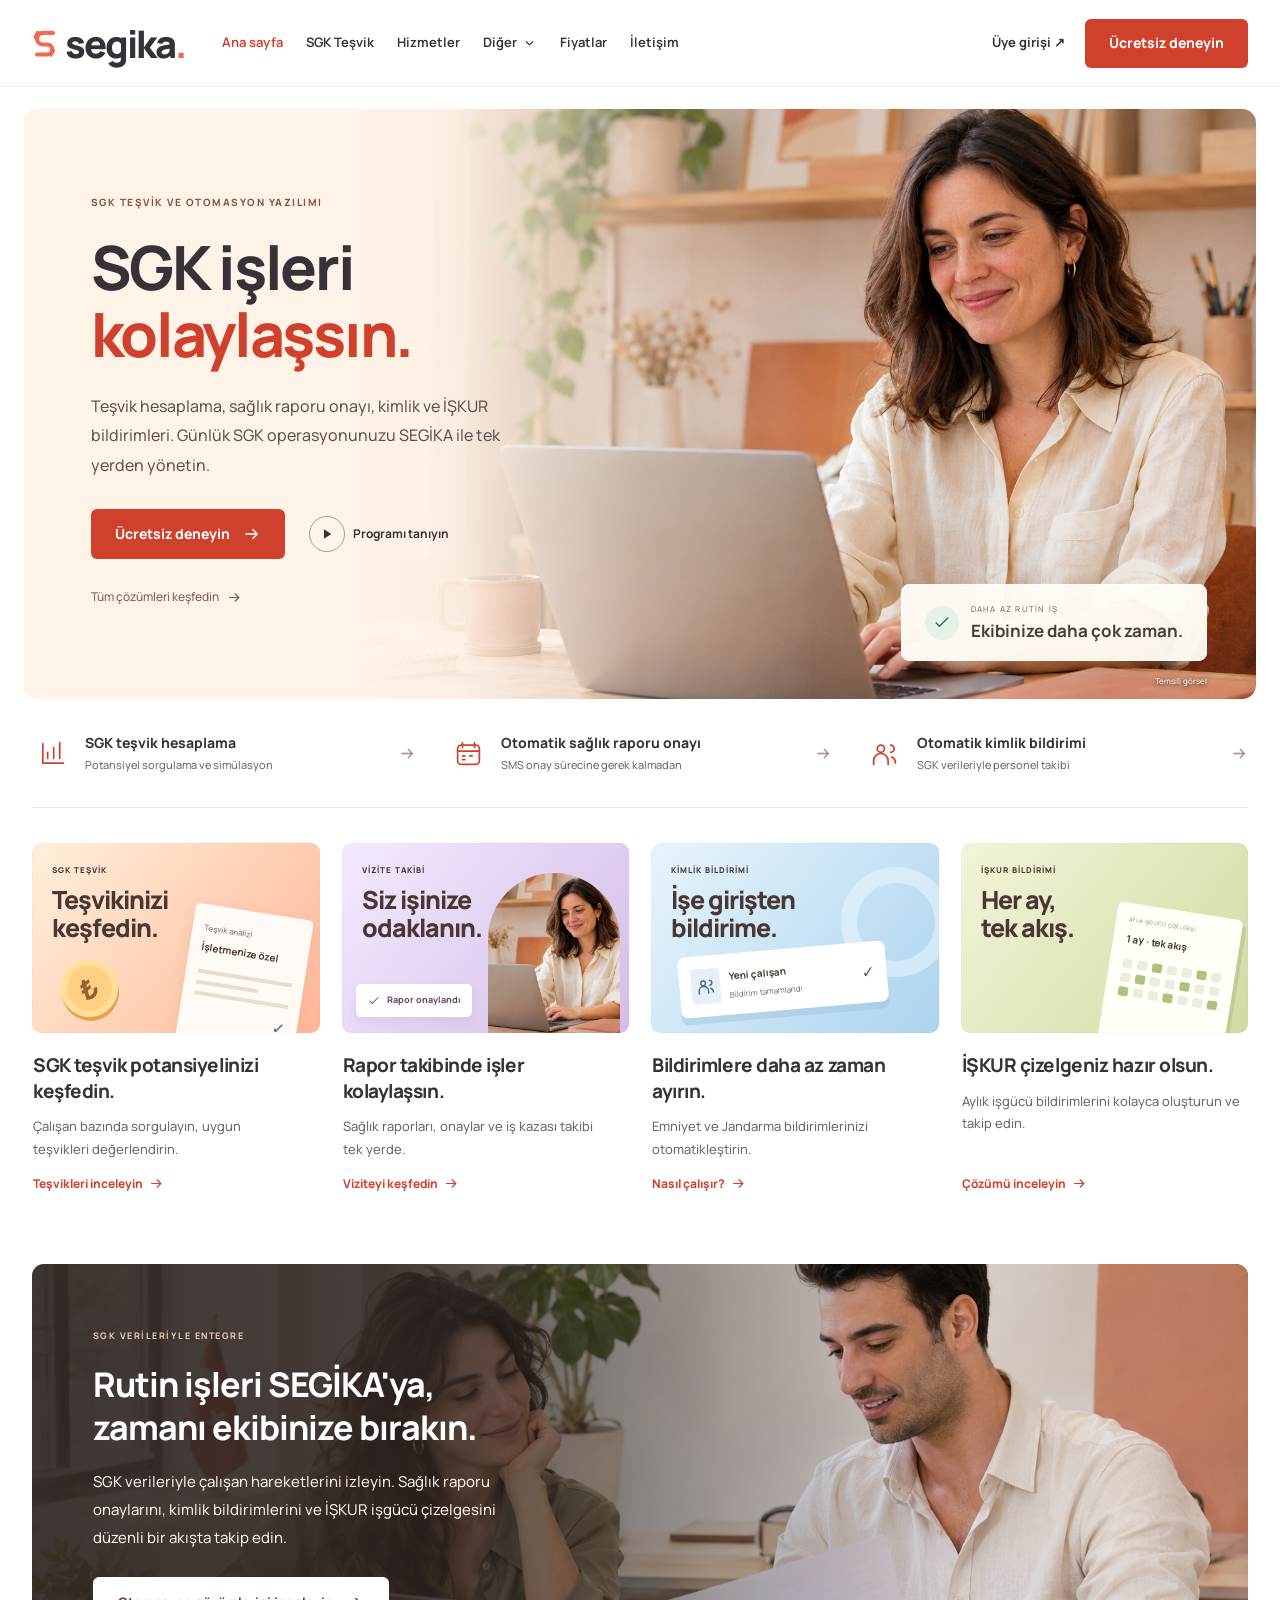
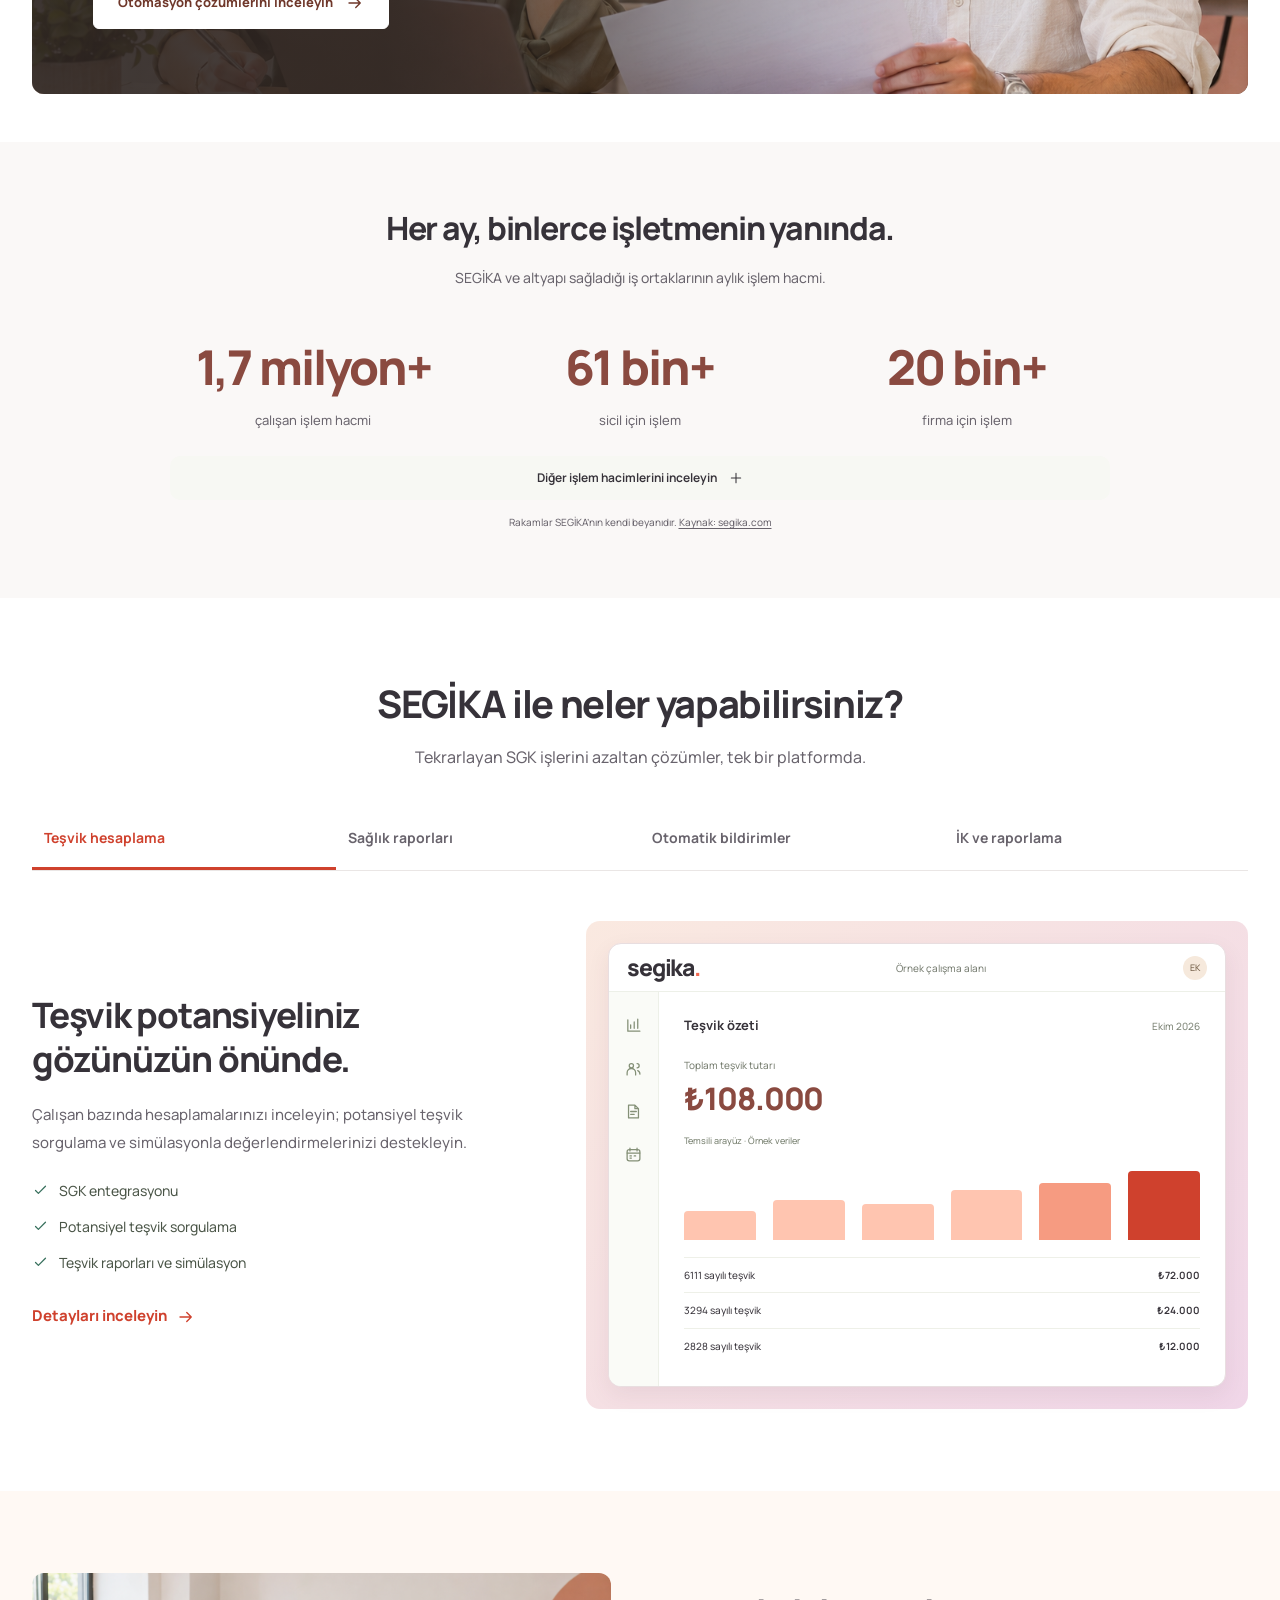
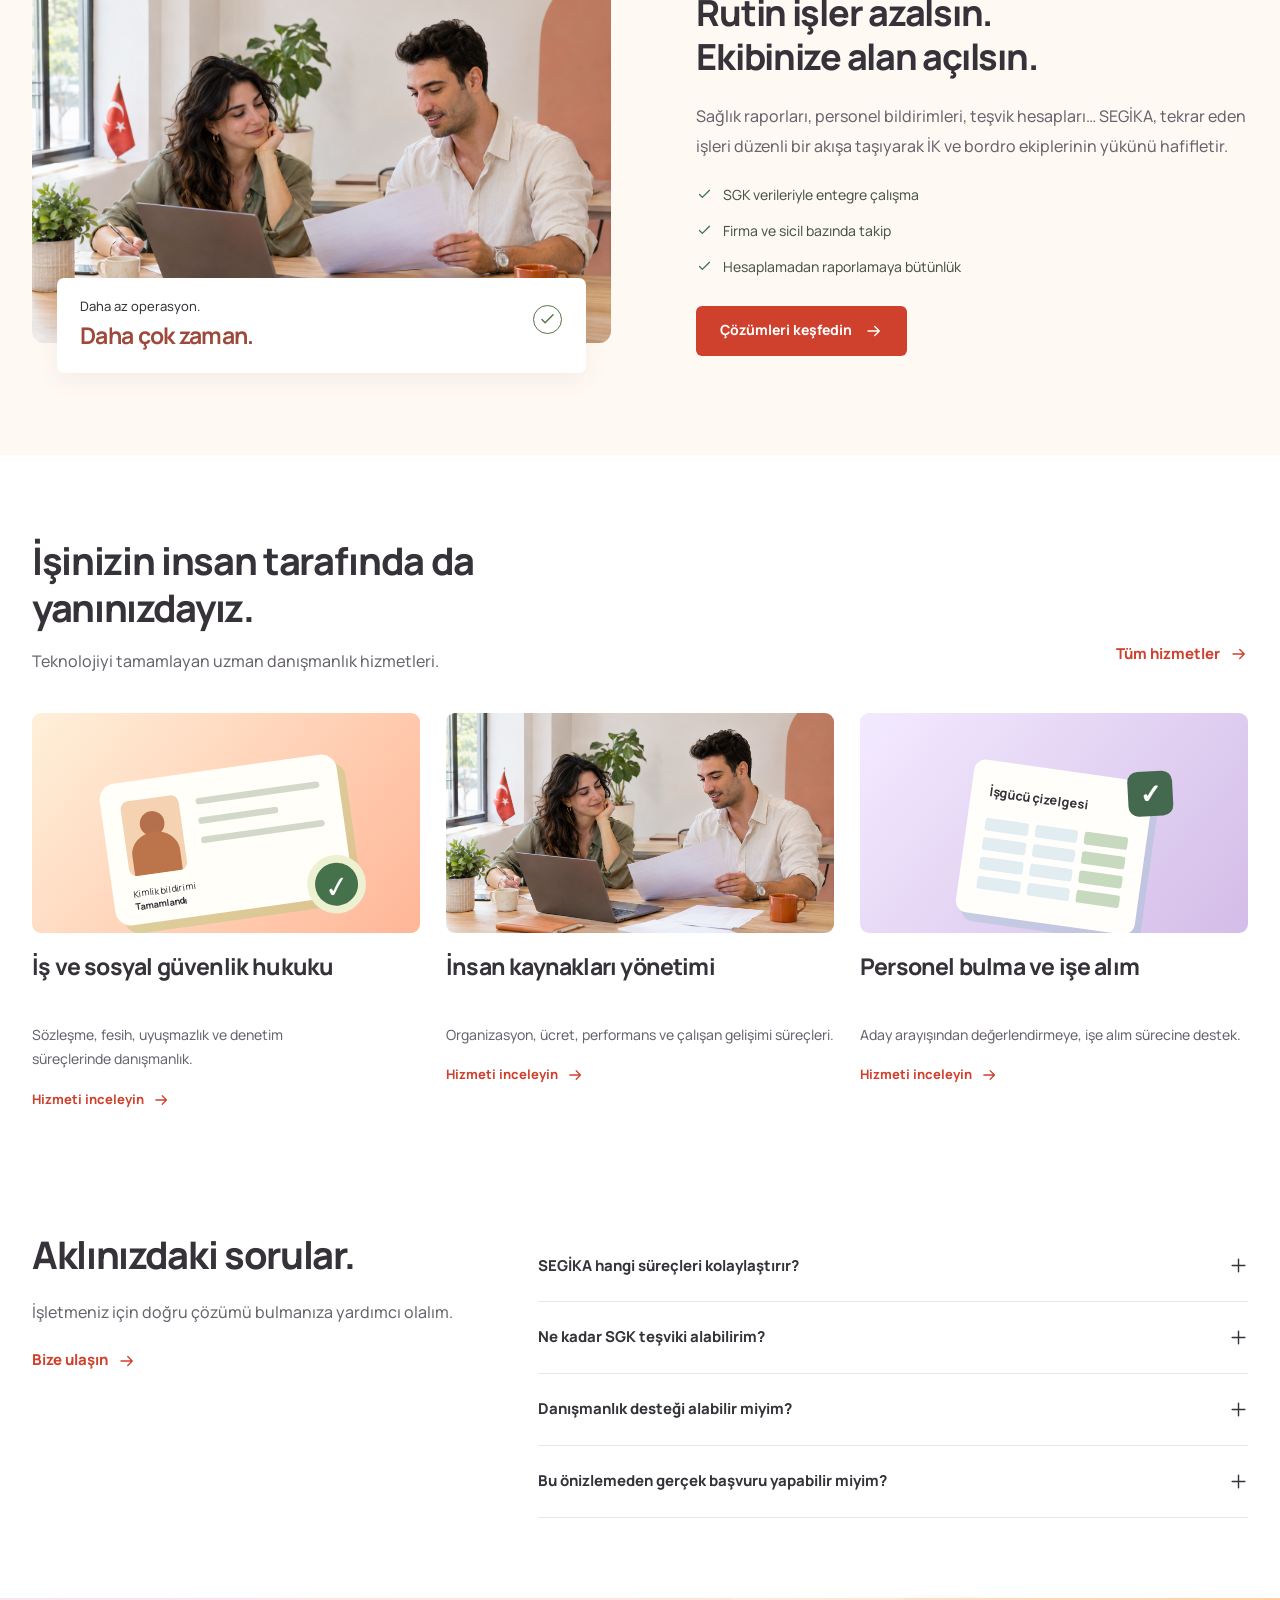
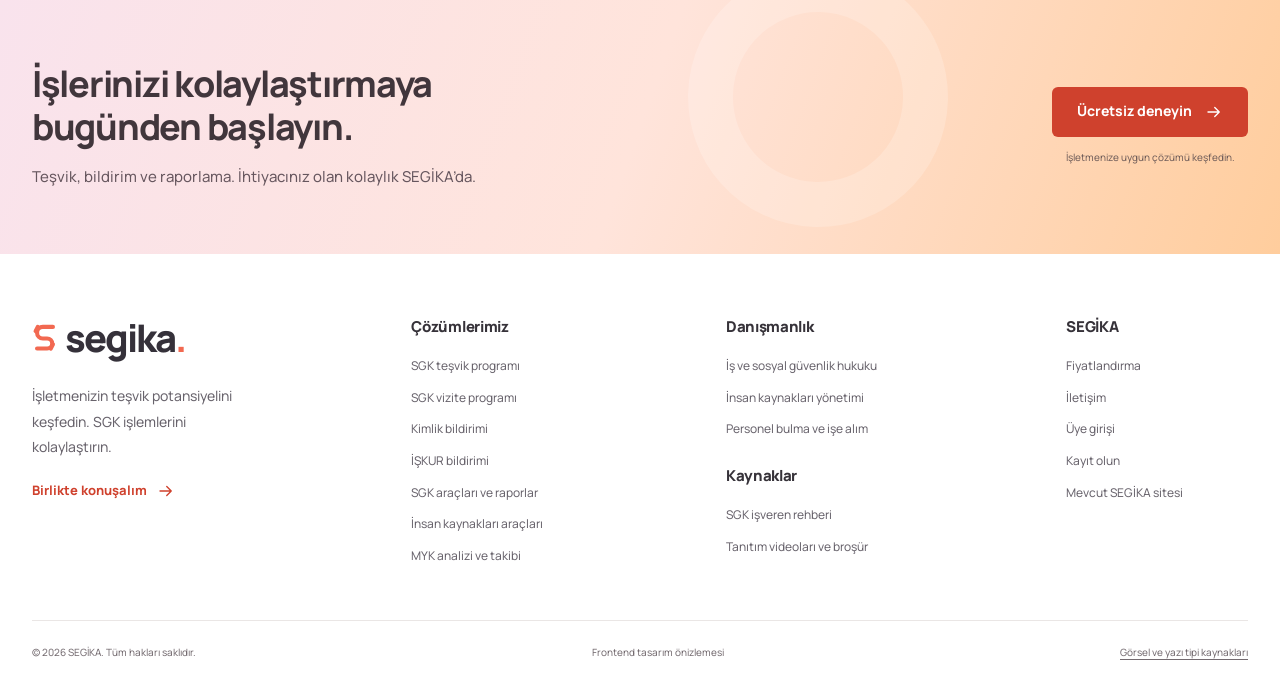
<file: index.html>
<!doctype html><html lang="tr"><head><meta charset="utf-8"><meta name="viewport" content="width=device-width,initial-scale=1"><meta name="description" content="SEGİKA SGK teşvik hesaplama, otomatik bildirim, raporlama ve danışmanlık çözümleri."><meta name="robots" content="noindex,nofollow"><meta name="theme-color" content="#fff7ef"><title>SGK süreçleri kolaylaşır | SEGİKA</title><link rel="icon" href="assets/favicon.svg" type="image/svg+xml"><link rel="preload" href="assets/Manrope.ttf" as="font" type="font/ttf" crossorigin><link rel="stylesheet" href="assets/site.css"><script src="assets/site.js" defer></script></head><body class="page-home"><a class="skip-link" href="#main">İçeriğe geç</a><header class="header"><div class="container header-row"><a class="brand" href="index.html" aria-label="SEGİKA ana sayfa"><svg viewBox="0 0 36 40" aria-hidden="true"><path d="M29 6H15a8 8 0 0 0 0 16h6a7 7 0 0 1 0 14H7"/><path d="m8 6-3 6m24 18-3 6"/></svg><span>segika<span class="brand-dot">.</span></span></a><nav class="nav" id="main-nav" aria-label="Ana menü"><a href="index.html" aria-current="page">Ana sayfa</a><a href="landing.html">SGK Teşvik</a><a href="services.html">Hizmetler</a><details class="nav-dropdown"><summary>Diğer <svg viewBox="0 0 24 24" aria-hidden="true"><path d="m7 10 5 5 5-5"/></svg></summary><div class="dropdown-content"><a href="services.html#danismanlik">Danışmanlık hizmetleri</a><a href="services.html#rehber">İşveren rehberi</a><a href="services.html#vizite">Sağlık raporu takibi</a><a href="services.html#kimlik">Kimlik bildirimi</a><a href="services.html#iskur">İŞKUR bildirimi</a></div></details><a href="landing.html#fiyatlandirma">Fiyatlar</a><a href="landing.html#iletisim">İletişim</a><a class="mobile-login" href="https://app.segika.com/" target="_blank" rel="noopener noreferrer">Üye girişi ↗</a></nav><div class="header-actions"><a class="login" href="https://app.segika.com/" target="_blank" rel="noopener noreferrer">Üye girişi ↗</a><a class="button primary" href="landing.html#basvuru">Ücretsiz deneyin<svg viewBox="0 0 24 24" aria-hidden="true"><path d="M4 12h15m-6-6 6 6-6 6"/></svg></a></div><button class="menu-button" aria-label="Menüyü aç" aria-expanded="false" aria-controls="main-nav"><svg viewBox="0 0 24 24" aria-hidden="true"><path d="M4 6h16M4 12h16M4 18h16"/></svg></button></div></header><main id="main"><section class="wide-hero" aria-label="SEGİKA SGK otomasyon çözümleri"><div class="photo-banner"><div class="banner-photo"><img class="" src="assets/photo-hero.png" width="1536" height="1024" alt="Dizüstü bilgisayarıyla çalışan bir işletme sahibi; temsili görsel." fetchpriority="high"></div><div class="banner-wash" aria-hidden="true"></div><div class="banner-content"><span class="banner-eyebrow">SGK TEŞVİK VE OTOMASYON YAZILIMI</span><h1>SGK işleri<br><span>kolaylaşsın.</span></h1><p>Teşvik hesaplama, sağlık raporu onayı, kimlik ve İŞKUR bildirimleri. Günlük SGK operasyonunuzu SEGİKA ile tek yerden yönetin.</p><div class="banner-actions"><a class="button primary" href="landing.html#basvuru">Ücretsiz deneyin<svg viewBox="0 0 24 24" aria-hidden="true"><path d="M4 12h15m-6-6 6 6-6 6"/></svg></a><button class="play-link" data-dialog="demo-dialog"><span><svg viewBox="0 0 24 24" aria-hidden="true"><path d="m9 5 11 7-11 7Z"/></svg></span>Programı tanıyın</button></div><a class="banner-all" href="services.html">Tüm çözümleri keşfedin <svg viewBox="0 0 24 24" aria-hidden="true"><path d="M4 12h15m-6-6 6 6-6 6"/></svg></a></div><div class="banner-caption"><span class="caption-check"><svg viewBox="0 0 24 24" aria-hidden="true"><path d="m5 12 4 4L19 6"/></svg></span><div><span>DAHA AZ RUTİN İŞ</span><strong>Ekibinize daha çok zaman.</strong></div></div><div class="banner-source">Temsili görsel</div></div><div class="banner-topics container"><a href="landing.html"><span class="topic-icon"><svg viewBox="0 0 24 24" aria-hidden="true"><path d="M4 4v16h17M8 16v-5m5 5V7m5 9V3"/></svg></span><span><strong>SGK teşvik hesaplama</strong><small>Potansiyel sorgulama ve simülasyon</small></span><svg viewBox="0 0 24 24" aria-hidden="true"><path d="M4 12h15m-6-6 6 6-6 6"/></svg></a><a href="services.html#vizite"><span class="topic-icon"><svg viewBox="0 0 24 24" aria-hidden="true"><rect x="3" y="5" width="18" height="16" rx="3"/><path d="M7 3v4m10-4v4M3 10h18m-14 4h2m4 0h2m-8 3h2"/></svg></span><span><strong>Otomatik sağlık raporu onayı</strong><small>SMS onay sürecine gerek kalmadan</small></span><svg viewBox="0 0 24 24" aria-hidden="true"><path d="M4 12h15m-6-6 6 6-6 6"/></svg></a><a href="services.html#kimlik"><span class="topic-icon"><svg viewBox="0 0 24 24" aria-hidden="true"><circle cx="9" cy="8" r="3"/><path d="M3 21v-3a6 6 0 0 1 12 0v3m2-16a3 3 0 0 1 0 6m1 4a5 5 0 0 1 3 5"/></svg></span><span><strong>Otomatik kimlik bildirimi</strong><small>SGK verileriyle personel takibi</small></span><svg viewBox="0 0 24 24" aria-hidden="true"><path d="M4 12h15m-6-6 6 6-6 6"/></svg></a></div></section><section class="campaign-section container" aria-label="Öne çıkan çözümler"><div class="campaign-grid"><a class="campaign" href="landing.html"><div class="campaign-poster peach"><span class="poster-kicker">SGK TEŞVİK</span><strong>Teşvikinizi<br>keşfedin.</strong><div class="poster-dial"><span>₺</span></div><div class="poster-receipt"><span>Teşvik analizi</span><b>İşletmenize özel</b><i></i><i></i><i></i><em>✓</em></div></div><div class="campaign-copy"><h2>SGK teşvik potansiyelinizi keşfedin.</h2><p>Çalışan bazında sorgulayın, uygun teşvikleri değerlendirin.</p><span>Teşvikleri inceleyin <svg viewBox="0 0 24 24" aria-hidden="true"><path d="M4 12h15m-6-6 6 6-6 6"/></svg></span></div></a><a class="campaign" href="services.html#vizite"><div class="campaign-poster lilac"><span class="poster-kicker">VİZİTE TAKİBİ</span><strong>Siz işinize<br>odaklanın.</strong><div class="poster-photo"><img class="" src="assets/photo-hero.png" width="1536" height="1024" alt="Dizüstü bilgisayarıyla çalışan bir işletme sahibi; temsili görsel." loading="lazy"></div><span class="poster-notification"><svg viewBox="0 0 24 24" aria-hidden="true"><path d="m5 12 4 4L19 6"/></svg> Rapor onaylandı</span></div><div class="campaign-copy"><h2>Rapor takibinde işler kolaylaşsın.</h2><p>Sağlık raporları, onaylar ve iş kazası takibi tek yerde.</p><span>Viziteyi keşfedin <svg viewBox="0 0 24 24" aria-hidden="true"><path d="M4 12h15m-6-6 6 6-6 6"/></svg></span></div></a><a class="campaign" href="services.html#kimlik"><div class="campaign-poster blue"><span class="poster-kicker">KİMLİK BİLDİRİMİ</span><strong>İşe girişten<br>bildirime.</strong><div class="poster-id"><svg viewBox="0 0 24 24" aria-hidden="true"><circle cx="9" cy="8" r="3"/><path d="M3 21v-3a6 6 0 0 1 12 0v3m2-16a3 3 0 0 1 0 6m1 4a5 5 0 0 1 3 5"/></svg><div><b>Yeni çalışan</b><span>Bildirim tamamlandı</span></div><em>✓</em></div><div class="poster-path" aria-hidden="true"></div></div><div class="campaign-copy"><h2>Bildirimlere daha az zaman ayırın.</h2><p>Emniyet ve Jandarma bildirimlerinizi otomatikleştirin.</p><span>Nasıl çalışır? <svg viewBox="0 0 24 24" aria-hidden="true"><path d="M4 12h15m-6-6 6 6-6 6"/></svg></span></div></a><a class="campaign" href="services.html#iskur"><div class="campaign-poster lime"><span class="poster-kicker">İŞKUR BİLDİRİMİ</span><strong>Her ay,<br>tek akış.</strong><div class="poster-calendar"><span>AYLIK İŞGÜCÜ ÇİZELGESİ</span><b>1 ay · tek akış</b><div><i></i><i></i><i></i><i></i><i></i><i></i><i></i><i></i><i></i><i></i><i></i><i></i><i></i><i></i><i></i><i></i><i></i><i></i><i></i><i></i><i></i></div></div></div><div class="campaign-copy"><h2>İŞKUR çizelgeniz hazır olsun.</h2><p>Aylık işgücü bildirimlerini kolayca oluşturun ve takip edin.</p><span>Çözümü inceleyin <svg viewBox="0 0 24 24" aria-hidden="true"><path d="M4 12h15m-6-6 6 6-6 6"/></svg></span></div></a></div></section><section class="photo-story container"><div class="story-photo"><img class="" src="assets/photo-team.png" width="1536" height="1024" alt="Birlikte belge ve bilgisayar inceleyen iki kişi; temsili görsel." loading="lazy"></div><div class="story-shade" aria-hidden="true"></div><div class="story-content"><span>SGK VERİLERİYLE ENTEGRE</span><h2>Rutin işleri SEGİKA'ya,<br>zamanı ekibinize bırakın.</h2><p>SGK verileriyle çalışan hareketlerini izleyin. Sağlık raporu onaylarını, kimlik bildirimlerini ve İŞKUR işgücü çizelgesini düzenli bir akışta takip edin.</p><a class="button light" href="services.html">Otomasyon çözümlerini inceleyin <svg viewBox="0 0 24 24" aria-hidden="true"><path d="M4 12h15m-6-6 6 6-6 6"/></svg></a></div></section><section class="section stats-section"><div class="container"><div class="section-heading center"><h2>Her ay, binlerce işletmenin yanında.</h2><p>SEGİKA ve altyapı sağladığı iş ortaklarının aylık işlem hacmi.</p></div><div class="stats-grid"><div class="reveal"><strong>1,7 milyon+</strong><span>çalışan işlem hacmi</span></div><div class="reveal"><strong>61 bin+</strong><span>sicil için işlem</span></div><div class="reveal"><strong>20 bin+</strong><span>firma için işlem</span></div></div><details class="volume-details"><summary>Diğer işlem hacimlerini inceleyin <svg viewBox="0 0 24 24" aria-hidden="true"><path d="M12 4v16M4 12h16"/></svg></summary><div class="volume-grid"><div><strong>360 milyon+ TL</strong><span>aylık teşvik tutarı*</span></div><div><strong>21 bin+ sicil</strong><span>iş kazası takibi</span></div><div><strong>16 bin+ sicil</strong><span>otomatik onaylama</span></div><div><strong>8 bin+ rapor</strong><span>otomatik rapor onayı</span></div><div><strong>4 bin+ kayıt</strong><span>iş kazası tespiti</span></div><div><strong>5 bin+ sicil</strong><span>kimlik bildirimi</span></div><div><strong>6 bin+ personel</strong><span>kimlik bildirimi</span></div></div><p>* Teşvik toplamı 6111, 3294 ve 2828 teşviklerini kapsar; 05510, 14857, 05746 ve x6322 hariçtir.</p></details><p class="source-note">Rakamlar SEGİKA’nın kendi beyanıdır. <a href="https://www.segika.com/">Kaynak: segika.com</a></p></div></section><section class="section features" id="cozumler"><div class="container"><div class="section-heading center"><h2>SEGİKA ile neler yapabilirsiniz?</h2><p>Tekrarlayan SGK işlerini azaltan çözümler, tek bir platformda.</p></div><div class="feature-tabs" role="tablist" aria-label="Çözümler"><button id="tab-tesvik" role="tab" aria-controls="panel-tesvik" aria-selected="true" tabindex="0">Teşvik hesaplama<svg viewBox="0 0 24 24" aria-hidden="true"><path d="M4 12h15m-6-6 6 6-6 6"/></svg></button><button id="tab-vizite" role="tab" aria-controls="panel-vizite" aria-selected="false" tabindex="-1">Sağlık raporları<svg viewBox="0 0 24 24" aria-hidden="true"><path d="M4 12h15m-6-6 6 6-6 6"/></svg></button><button id="tab-kimlik" role="tab" aria-controls="panel-kimlik" aria-selected="false" tabindex="-1">Otomatik bildirimler<svg viewBox="0 0 24 24" aria-hidden="true"><path d="M4 12h15m-6-6 6 6-6 6"/></svg></button><button id="tab-raporlar" role="tab" aria-controls="panel-raporlar" aria-selected="false" tabindex="-1">İK ve raporlama<svg viewBox="0 0 24 24" aria-hidden="true"><path d="M4 12h15m-6-6 6 6-6 6"/></svg></button></div><div class="feature-panel" id="panel-tesvik" role="tabpanel" aria-labelledby="tab-tesvik"><div class="feature-panel-copy"><h3>Teşvik potansiyeliniz<br>gözünüzün önünde.</h3><p>Çalışan bazında hesaplamalarınızı inceleyin; potansiyel teşvik sorgulama ve simülasyonla değerlendirmelerinizi destekleyin.</p><ul class="ticks"><li><svg viewBox="0 0 24 24" aria-hidden="true"><path d="m5 12 4 4L19 6"/></svg><span>SGK entegrasyonu</span></li><li><svg viewBox="0 0 24 24" aria-hidden="true"><path d="m5 12 4 4L19 6"/></svg><span>Potansiyel teşvik sorgulama</span></li><li><svg viewBox="0 0 24 24" aria-hidden="true"><path d="m5 12 4 4L19 6"/></svg><span>Teşvik raporları ve simülasyon</span></li></ul><a class="text-link" href="services.html#tesvik">Detayları inceleyin <svg viewBox="0 0 24 24" aria-hidden="true"><path d="M4 12h15m-6-6 6 6-6 6"/></svg></a></div><div class="feature-panel-art"><div class="app-screen" data-ui><div class="app-top"><b>segika<span>.</span></b><span>Örnek çalışma alanı</span><i>EK</i></div><div class="app-body"><div class="app-sidebar"><svg viewBox="0 0 24 24" aria-hidden="true"><path d="M4 4v16h17M8 16v-5m5 5V7m5 9V3"/></svg><svg viewBox="0 0 24 24" aria-hidden="true"><circle cx="9" cy="8" r="3"/><path d="M3 21v-3a6 6 0 0 1 12 0v3m2-16a3 3 0 0 1 0 6m1 4a5 5 0 0 1 3 5"/></svg><svg viewBox="0 0 24 24" aria-hidden="true"><path d="M14 3H5v18h14V8l-5-5v5h5M8 12h8m-8 4h5"/></svg><svg viewBox="0 0 24 24" aria-hidden="true"><rect x="3" y="5" width="18" height="16" rx="3"/><path d="M7 3v4m10-4v4M3 10h18m-14 4h2m4 0h2m-8 3h2"/></svg></div><div class="app-content"><div class="app-title"><strong>Teşvik özeti</strong><span>Ekim 2026</span></div><div class="app-total"><span>Toplam teşvik tutarı</span><strong>₺108.000</strong><small>Temsili arayüz · Örnek veriler</small></div><div class="app-chart"><i style="--h:38%"></i><i style="--h:52%"></i><i style="--h:46%"></i><i style="--h:65%"></i><i style="--h:74%"></i><i style="--h:90%"></i></div><div class="app-rows"><div><span>6111 sayılı teşvik</span><strong>₺72.000</strong></div><div><span>3294 sayılı teşvik</span><strong>₺24.000</strong></div><div><span>2828 sayılı teşvik</span><strong>₺12.000</strong></div></div></div></div></div><span class="feature-shape" aria-hidden="true"></span></div></div><div class="feature-panel" id="panel-vizite" role="tabpanel" aria-labelledby="tab-vizite" hidden><div class="feature-panel-copy"><h3>Takip sizde,<br>işlemler otomasyonda.</h3><p>Sağlık raporlarını takip edin. Otomatik onaylama ve iş kazası takibiyle günlük operasyonu kolaylaştırın.</p><ul class="ticks"><li><svg viewBox="0 0 24 24" aria-hidden="true"><path d="m5 12 4 4L19 6"/></svg><span>SGK sağlık raporu takibi</span></li><li><svg viewBox="0 0 24 24" aria-hidden="true"><path d="m5 12 4 4L19 6"/></svg><span>Otomatik rapor onayı</span></li><li><svg viewBox="0 0 24 24" aria-hidden="true"><path d="m5 12 4 4L19 6"/></svg><span>İş kazası takibi</span></li></ul><a class="text-link" href="services.html#vizite">Detayları inceleyin <svg viewBox="0 0 24 24" aria-hidden="true"><path d="M4 12h15m-6-6 6 6-6 6"/></svg></a></div><div class="feature-panel-art"><div class="app-screen" data-ui><div class="app-top"><b>segika<span>.</span></b><span>Örnek çalışma alanı</span><i>EK</i></div><div class="app-body"><div class="app-sidebar"><svg viewBox="0 0 24 24" aria-hidden="true"><path d="M4 4v16h17M8 16v-5m5 5V7m5 9V3"/></svg><svg viewBox="0 0 24 24" aria-hidden="true"><circle cx="9" cy="8" r="3"/><path d="M3 21v-3a6 6 0 0 1 12 0v3m2-16a3 3 0 0 1 0 6m1 4a5 5 0 0 1 3 5"/></svg><svg viewBox="0 0 24 24" aria-hidden="true"><path d="M14 3H5v18h14V8l-5-5v5h5M8 12h8m-8 4h5"/></svg><svg viewBox="0 0 24 24" aria-hidden="true"><rect x="3" y="5" width="18" height="16" rx="3"/><path d="M7 3v4m10-4v4M3 10h18m-14 4h2m4 0h2m-8 3h2"/></svg></div><div class="app-content"><div class="app-title"><strong>Sağlık raporları</strong><span>Ekim 2026</span></div><div class="app-total"><span>Süreç görünümü</span><strong>Kontrol sizde</strong><small>Temsili arayüz · Örnek veriler</small></div><div class="app-chart"><i style="--h:38%"></i><i style="--h:52%"></i><i style="--h:46%"></i><i style="--h:65%"></i><i style="--h:74%"></i><i style="--h:90%"></i></div><div class="app-rows"><div><span>İstirahat raporu</span><strong>Tamamlandı</strong></div><div><span>Sağlık raporu</span><strong>Tamamlandı</strong></div><div><span>İş kazası kaydı</span><strong>Takipte</strong></div></div></div></div></div><span class="feature-shape" aria-hidden="true"></span></div></div><div class="feature-panel" id="panel-kimlik" role="tabpanel" aria-labelledby="tab-kimlik" hidden><div class="feature-panel-copy"><h3>Personel hareketleri<br>bildirime dönüşsün.</h3><p>SGK verilerinizle işe giriş ve çıkış hareketlerini izleyin; kimlik ve İŞKUR bildirim süreçlerini otomatikleştirin.</p><ul class="ticks"><li><svg viewBox="0 0 24 24" aria-hidden="true"><path d="m5 12 4 4L19 6"/></svg><span>Emniyet ve Jandarma bildirimleri</span></li><li><svg viewBox="0 0 24 24" aria-hidden="true"><path d="m5 12 4 4L19 6"/></svg><span>İŞKUR işgücü çizelgesi</span></li><li><svg viewBox="0 0 24 24" aria-hidden="true"><path d="m5 12 4 4L19 6"/></svg><span>Otomatik bildirim akışı</span></li></ul><a class="text-link" href="services.html#kimlik">Detayları inceleyin <svg viewBox="0 0 24 24" aria-hidden="true"><path d="M4 12h15m-6-6 6 6-6 6"/></svg></a></div><div class="feature-panel-art"><div class="app-screen" data-ui><div class="app-top"><b>segika<span>.</span></b><span>Örnek çalışma alanı</span><i>EK</i></div><div class="app-body"><div class="app-sidebar"><svg viewBox="0 0 24 24" aria-hidden="true"><path d="M4 4v16h17M8 16v-5m5 5V7m5 9V3"/></svg><svg viewBox="0 0 24 24" aria-hidden="true"><circle cx="9" cy="8" r="3"/><path d="M3 21v-3a6 6 0 0 1 12 0v3m2-16a3 3 0 0 1 0 6m1 4a5 5 0 0 1 3 5"/></svg><svg viewBox="0 0 24 24" aria-hidden="true"><path d="M14 3H5v18h14V8l-5-5v5h5M8 12h8m-8 4h5"/></svg><svg viewBox="0 0 24 24" aria-hidden="true"><rect x="3" y="5" width="18" height="16" rx="3"/><path d="M7 3v4m10-4v4M3 10h18m-14 4h2m4 0h2m-8 3h2"/></svg></div><div class="app-content"><div class="app-title"><strong>Bildirim merkezi</strong><span>Ekim 2026</span></div><div class="app-total"><span>Süreç görünümü</span><strong>Kontrol sizde</strong><small>Temsili arayüz · Örnek veriler</small></div><div class="app-chart"><i style="--h:38%"></i><i style="--h:52%"></i><i style="--h:46%"></i><i style="--h:65%"></i><i style="--h:74%"></i><i style="--h:90%"></i></div><div class="app-rows"><div><span>İşe giriş bildirimi</span><strong>Tamamlandı</strong></div><div><span>İşten çıkış bildirimi</span><strong>Tamamlandı</strong></div><div><span>İŞKUR çizelgesi</span><strong>Takipte</strong></div></div></div></div></div><span class="feature-shape" aria-hidden="true"></span></div></div><div class="feature-panel" id="panel-raporlar" role="tabpanel" aria-labelledby="tab-raporlar" hidden><div class="feature-panel-copy"><h3>Bilgiye ulaşın,<br>işinize odaklanın.</h3><p>SGK listeleri, tahakkuk raporları ve insan kaynakları araçlarıyla işlemlerinizi aynı çalışma akışında takip edin.</p><ul class="ticks"><li><svg viewBox="0 0 24 24" aria-hidden="true"><path d="m5 12 4 4L19 6"/></svg><span>İşe giriş, çıkış ve hizmet listeleri</span></li><li><svg viewBox="0 0 24 24" aria-hidden="true"><path d="m5 12 4 4L19 6"/></svg><span>Maaş ve tazminat hesaplama</span></li><li><svg viewBox="0 0 24 24" aria-hidden="true"><path d="m5 12 4 4L19 6"/></svg><span>MYK analizi ve takibi</span></li></ul><a class="text-link" href="services.html#raporlar">Detayları inceleyin <svg viewBox="0 0 24 24" aria-hidden="true"><path d="M4 12h15m-6-6 6 6-6 6"/></svg></a></div><div class="feature-panel-art"><div class="app-screen" data-ui><div class="app-top"><b>segika<span>.</span></b><span>Örnek çalışma alanı</span><i>EK</i></div><div class="app-body"><div class="app-sidebar"><svg viewBox="0 0 24 24" aria-hidden="true"><path d="M4 4v16h17M8 16v-5m5 5V7m5 9V3"/></svg><svg viewBox="0 0 24 24" aria-hidden="true"><circle cx="9" cy="8" r="3"/><path d="M3 21v-3a6 6 0 0 1 12 0v3m2-16a3 3 0 0 1 0 6m1 4a5 5 0 0 1 3 5"/></svg><svg viewBox="0 0 24 24" aria-hidden="true"><path d="M14 3H5v18h14V8l-5-5v5h5M8 12h8m-8 4h5"/></svg><svg viewBox="0 0 24 24" aria-hidden="true"><rect x="3" y="5" width="18" height="16" rx="3"/><path d="M7 3v4m10-4v4M3 10h18m-14 4h2m4 0h2m-8 3h2"/></svg></div><div class="app-content"><div class="app-title"><strong>Rapor merkezi</strong><span>Ekim 2026</span></div><div class="app-total"><span>Süreç görünümü</span><strong>Kontrol sizde</strong><small>Temsili arayüz · Örnek veriler</small></div><div class="app-chart"><i style="--h:38%"></i><i style="--h:52%"></i><i style="--h:46%"></i><i style="--h:65%"></i><i style="--h:74%"></i><i style="--h:90%"></i></div><div class="app-rows"><div><span>Tahakkuk raporu</span><strong>Tamamlandı</strong></div><div><span>Hizmet listesi</span><strong>Tamamlandı</strong></div><div><span>İK raporu</span><strong>Takipte</strong></div></div></div></div></div><span class="feature-shape" aria-hidden="true"></span></div></div></div></section><section class="section people-section"><div class="container people-layout"><div class="people-art reveal"><span class="people-orbit" aria-hidden="true"></span><img class="" src="assets/photo-team.png" width="1536" height="1024" alt="Birlikte belge ve bilgisayar inceleyen iki kişi; temsili görsel." loading="lazy"><div class="people-stamp">Daha az operasyon.<strong>Daha çok zaman.</strong><svg viewBox="0 0 24 24" aria-hidden="true"><path d="m5 12 4 4L19 6"/></svg></div></div><div class="people-copy reveal"><h2>Rutin işler azalsın.<br>Ekibinize alan açılsın.</h2><p>Sağlık raporları, personel bildirimleri, teşvik hesapları… SEGİKA, tekrar eden işleri düzenli bir akışa taşıyarak İK ve bordro ekiplerinin yükünü hafifletir.</p><ul class="ticks"><li><svg viewBox="0 0 24 24" aria-hidden="true"><path d="m5 12 4 4L19 6"/></svg><span>SGK verileriyle entegre çalışma</span></li><li><svg viewBox="0 0 24 24" aria-hidden="true"><path d="m5 12 4 4L19 6"/></svg><span>Firma ve sicil bazında takip</span></li><li><svg viewBox="0 0 24 24" aria-hidden="true"><path d="m5 12 4 4L19 6"/></svg><span>Hesaplamadan raporlamaya bütünlük</span></li></ul><a class="button primary" href="services.html">Çözümleri keşfedin<svg viewBox="0 0 24 24" aria-hidden="true"><path d="M4 12h15m-6-6 6 6-6 6"/></svg></a></div></div></section><section class="section consulting-home"><div class="container"><div class="section-heading"><div><h2>İşinizin insan tarafında da<br>yanınızdayız.</h2><p>Teknolojiyi tamamlayan uzman danışmanlık hizmetleri.</p></div><a class="text-link" href="services.html#danismanlik">Tüm hizmetler <svg viewBox="0 0 24 24" aria-hidden="true"><path d="M4 12h15m-6-6 6 6-6 6"/></svg></a></div><div class="consulting-cards"><a class="consult-card" href="services.html#hukuk"><div class="consult-art peach"><div class="identity-art" aria-hidden="true"><div class="identity-avatar"></div><div class="identity-lines"><i></i><i></i><i></i></div><span class="art-check">✓</span><div class="identity-label">Kimlik bildirimi<br><strong>Tamamlandı</strong></div></div></div><h3>İş ve sosyal güvenlik hukuku</h3><p>Sözleşme, fesih, uyuşmazlık ve denetim süreçlerinde danışmanlık.</p><span>Hizmeti inceleyin <svg viewBox="0 0 24 24" aria-hidden="true"><path d="M4 12h15m-6-6 6 6-6 6"/></svg></span></a><a class="consult-card" href="services.html#insan-kaynaklari"><div class="consult-art photo"><img class="" src="assets/photo-team.png" width="1536" height="1024" alt="Birlikte belge ve bilgisayar inceleyen iki kişi; temsili görsel." loading="lazy"></div><h3>İnsan kaynakları yönetimi</h3><p>Organizasyon, ücret, performans ve çalışan gelişimi süreçleri.</p><span>Hizmeti inceleyin <svg viewBox="0 0 24 24" aria-hidden="true"><path d="M4 12h15m-6-6 6 6-6 6"/></svg></span></a><a class="consult-card" href="services.html#ise-alim"><div class="consult-art lilac"><div class="sheet-art" aria-hidden="true"><span>İşgücü çizelgesi</span><div><i></i><i></i><i></i><i></i><i></i><i></i><i></i><i></i><i></i><i></i><i></i><i></i></div><b>✓</b></div></div><h3>Personel bulma ve işe alım</h3><p>Aday arayışından değerlendirmeye, işe alım sürecine destek.</p><span>Hizmeti inceleyin <svg viewBox="0 0 24 24" aria-hidden="true"><path d="M4 12h15m-6-6 6 6-6 6"/></svg></span></a></div></div></section><section class="section faq-section"><div class="container faq-layout"><div><h2>Aklınızdaki sorular.</h2><p>İşletmeniz için doğru çözümü bulmanıza yardımcı olalım.</p><a class="text-link" href="landing.html#iletisim">Bize ulaşın <svg viewBox="0 0 24 24" aria-hidden="true"><path d="M4 12h15m-6-6 6 6-6 6"/></svg></a></div><div class="faq-list"><details><summary>SEGİKA hangi süreçleri kolaylaştırır?<svg viewBox="0 0 24 24" aria-hidden="true"><path d="M12 4v16M4 12h16"/></svg></summary><p>SGK teşvik hesaplama, sağlık raporu takibi ve onayı, otomatik kimlik bildirimi, İŞKUR işgücü çizelgesi, SGK raporları, insan kaynakları araçları ve MYK takibi için çözümler sunar.</p></details><details><summary>Ne kadar SGK teşviki alabilirim?<svg viewBox="0 0 24 24" aria-hidden="true"><path d="M12 4v16M4 12h16"/></svg></summary><p>Teşvik tutarı işyeri ve çalışan bilgilerinin ilgili koşullarla değerlendirilmesine bağlıdır. Her işletmenin sonucu farklıdır. Sayfalardaki örnek tutarlar kazanç taahhüdü değildir.</p></details><details><summary>Danışmanlık desteği alabilir miyim?<svg viewBox="0 0 24 24" aria-hidden="true"><path d="M12 4v16M4 12h16"/></svg></summary><p>İş ve sosyal güvenlik hukuku, insan kaynakları yönetimi, personel bulma ve işe alım alanlarında danışmanlık hizmetleri sunulur. Alt başlıkları hizmetler sayfasında inceleyebilirsiniz.</p></details><details><summary>Bu önizlemeden gerçek başvuru yapabilir miyim?<svg viewBox="0 0 24 24" aria-hidden="true"><path d="M12 4v16M4 12h16"/></svg></summary><p>Bu çalışma yalnızca frontend tasarımıdır. Başvuru formu alanları doğrular ancak bilgi kaydetmez veya göndermez. Gerçek kayıt için mevcut SEGİKA uygulamasına yönlendirme bulunur.</p></details></div></div></section><section class="cta"><div class="container cta-layout"><div class="cta-symbol" aria-hidden="true"><span>s</span><i></i></div><div><h2>İşlerinizi kolaylaştırmaya<br>bugünden başlayın.</h2><p>Teşvik, bildirim ve raporlama. İhtiyacınız olan kolaylık SEGİKA’da.</p></div><div class="cta-actions"><a class="button primary" href="landing.html#basvuru">Ücretsiz deneyin<svg viewBox="0 0 24 24" aria-hidden="true"><path d="M4 12h15m-6-6 6 6-6 6"/></svg></a><span>İşletmenize uygun çözümü keşfedin.</span></div></div></section><dialog id="demo-dialog" class="modal demo-modal"><button class="modal-close" data-close aria-label="Pencereyi kapat"><svg viewBox="0 0 24 24" aria-hidden="true"><path d="m6 6 12 12M6 18 18 6"/></svg></button><h2>Hesaplayın. Takip edin.</h2><p>SEGİKA iş akışının temsili önizlemesi.</p><div class="app-screen" data-ui><div class="app-top"><b>segika<span>.</span></b><span>Örnek çalışma alanı</span><i>EK</i></div><div class="app-body"><div class="app-sidebar"><svg viewBox="0 0 24 24" aria-hidden="true"><path d="M4 4v16h17M8 16v-5m5 5V7m5 9V3"/></svg><svg viewBox="0 0 24 24" aria-hidden="true"><circle cx="9" cy="8" r="3"/><path d="M3 21v-3a6 6 0 0 1 12 0v3m2-16a3 3 0 0 1 0 6m1 4a5 5 0 0 1 3 5"/></svg><svg viewBox="0 0 24 24" aria-hidden="true"><path d="M14 3H5v18h14V8l-5-5v5h5M8 12h8m-8 4h5"/></svg><svg viewBox="0 0 24 24" aria-hidden="true"><rect x="3" y="5" width="18" height="16" rx="3"/><path d="M7 3v4m10-4v4M3 10h18m-14 4h2m4 0h2m-8 3h2"/></svg></div><div class="app-content"><div class="app-title"><strong>Teşvik özeti</strong><span>Ekim 2026</span></div><div class="app-total"><span>Toplam teşvik tutarı</span><strong>₺108.000</strong><small>Temsili arayüz · Örnek veriler</small></div><div class="app-chart"><i style="--h:38%"></i><i style="--h:52%"></i><i style="--h:46%"></i><i style="--h:65%"></i><i style="--h:74%"></i><i style="--h:90%"></i></div><div class="app-rows"><div><span>6111 sayılı teşvik</span><strong>₺72.000</strong></div><div><span>3294 sayılı teşvik</span><strong>₺24.000</strong></div><div><span>2828 sayılı teşvik</span><strong>₺12.000</strong></div></div></div></div></div><div class="demo-actions"><a class="button primary" href="landing.html">Programı inceleyin<svg viewBox="0 0 24 24" aria-hidden="true"><path d="M4 12h15m-6-6 6 6-6 6"/></svg></a><small>Gösterilen tutarlar örnektir.</small></div></dialog></main><footer class="footer"><div class="container"><div class="footer-grid"><div class="footer-brand"><a class="brand" href="index.html" aria-label="SEGİKA ana sayfa"><svg viewBox="0 0 36 40" aria-hidden="true"><path d="M29 6H15a8 8 0 0 0 0 16h6a7 7 0 0 1 0 14H7"/><path d="m8 6-3 6m24 18-3 6"/></svg><span>segika<span class="brand-dot">.</span></span></a><p>İşletmenizin teşvik potansiyelini keşfedin. SGK işlemlerini kolaylaştırın.</p><a class="text-link" href="landing.html#iletisim">Birlikte konuşalım <svg viewBox="0 0 24 24" aria-hidden="true"><path d="M4 12h15m-6-6 6 6-6 6"/></svg></a></div><div><h3>Çözümlerimiz</h3><a href="landing.html">SGK teşvik programı</a><a href="services.html#vizite">SGK vizite programı</a><a href="services.html#kimlik">Kimlik bildirimi</a><a href="services.html#iskur">İŞKUR bildirimi</a><a href="services.html#raporlar">SGK araçları ve raporlar</a><a href="services.html#ik">İnsan kaynakları araçları</a><a href="services.html#myk">MYK analizi ve takibi</a></div><div><h3>Danışmanlık</h3><a href="services.html#hukuk">İş ve sosyal güvenlik hukuku</a><a href="services.html#insan-kaynaklari">İnsan kaynakları yönetimi</a><a href="services.html#ise-alim">Personel bulma ve işe alım</a><h3 class="footer-subtitle">Kaynaklar</h3><a href="services.html#rehber">SGK işveren rehberi</a><a href="https://www.segika.com/program-ozellikleri/tanitim-videolari-ve-brosur/" target="_blank" rel="noopener noreferrer">Tanıtım videoları ve broşür</a></div><div><h3>SEGİKA</h3><a href="landing.html#fiyatlandirma">Fiyatlandırma</a><a href="landing.html#iletisim">İletişim</a><a href="https://app.segika.com/" target="_blank" rel="noopener noreferrer">Üye girişi</a><a href="landing.html#basvuru">Kayıt olun</a><a href="https://www.segika.com/" target="_blank" rel="noopener noreferrer">Mevcut SEGİKA sitesi</a></div></div><div class="footer-bottom"><span>© 2026 SEGİKA. Tüm hakları saklıdır.</span><span>Frontend tasarım önizlemesi</span><button class="link-button" data-dialog="credits-dialog">Görsel ve yazı tipi kaynakları</button></div></div></footer><dialog id="credits-dialog" class="modal"><button class="modal-close" data-close aria-label="Pencereyi kapat"><svg viewBox="0 0 24 24" aria-hidden="true"><path d="m6 6 12 12M6 18 18 6"/></svg></button><h2>Görsel kaynakları</h2><p>Fotoğraflar bu tasarım için yapay zekâ ile üretilmiş temsili görsellerdir. Gerçek SEGİKA çalışanı veya müşteri referansı değildir. Ürün ekranları örnek verilerle kodlanmıştır.</p><p>Manrope yazı tipi, SIL Open Font License 1.1 ile kullanılmaktadır. <a href="https://github.com/google/fonts/tree/main/ofl/manrope">Kaynağı inceleyin</a>.</p></dialog><noscript><div class="noscript">Tüm çözümleri Hizmetler sayfasında inceleyebilirsiniz. Etkileşimli önizleme için JavaScript'i etkinleştirin.</div></noscript></body></html>
</file>
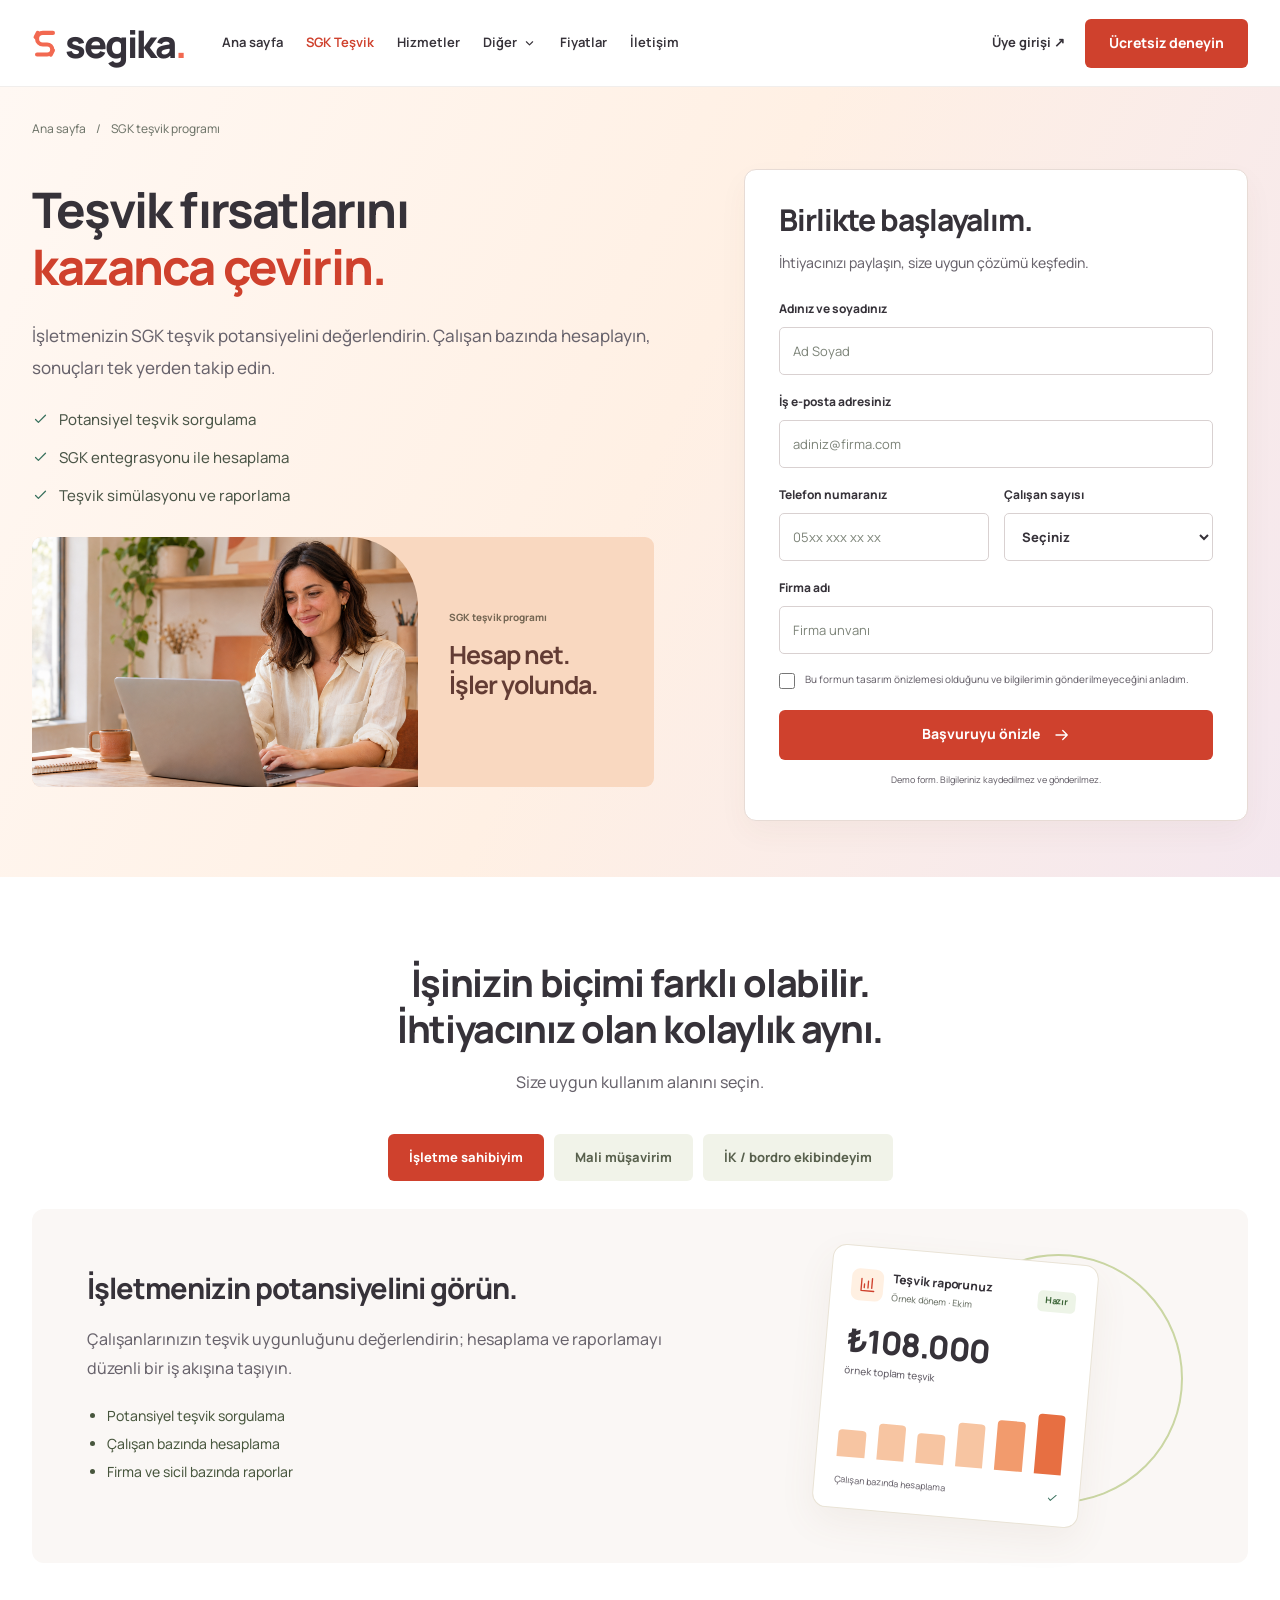
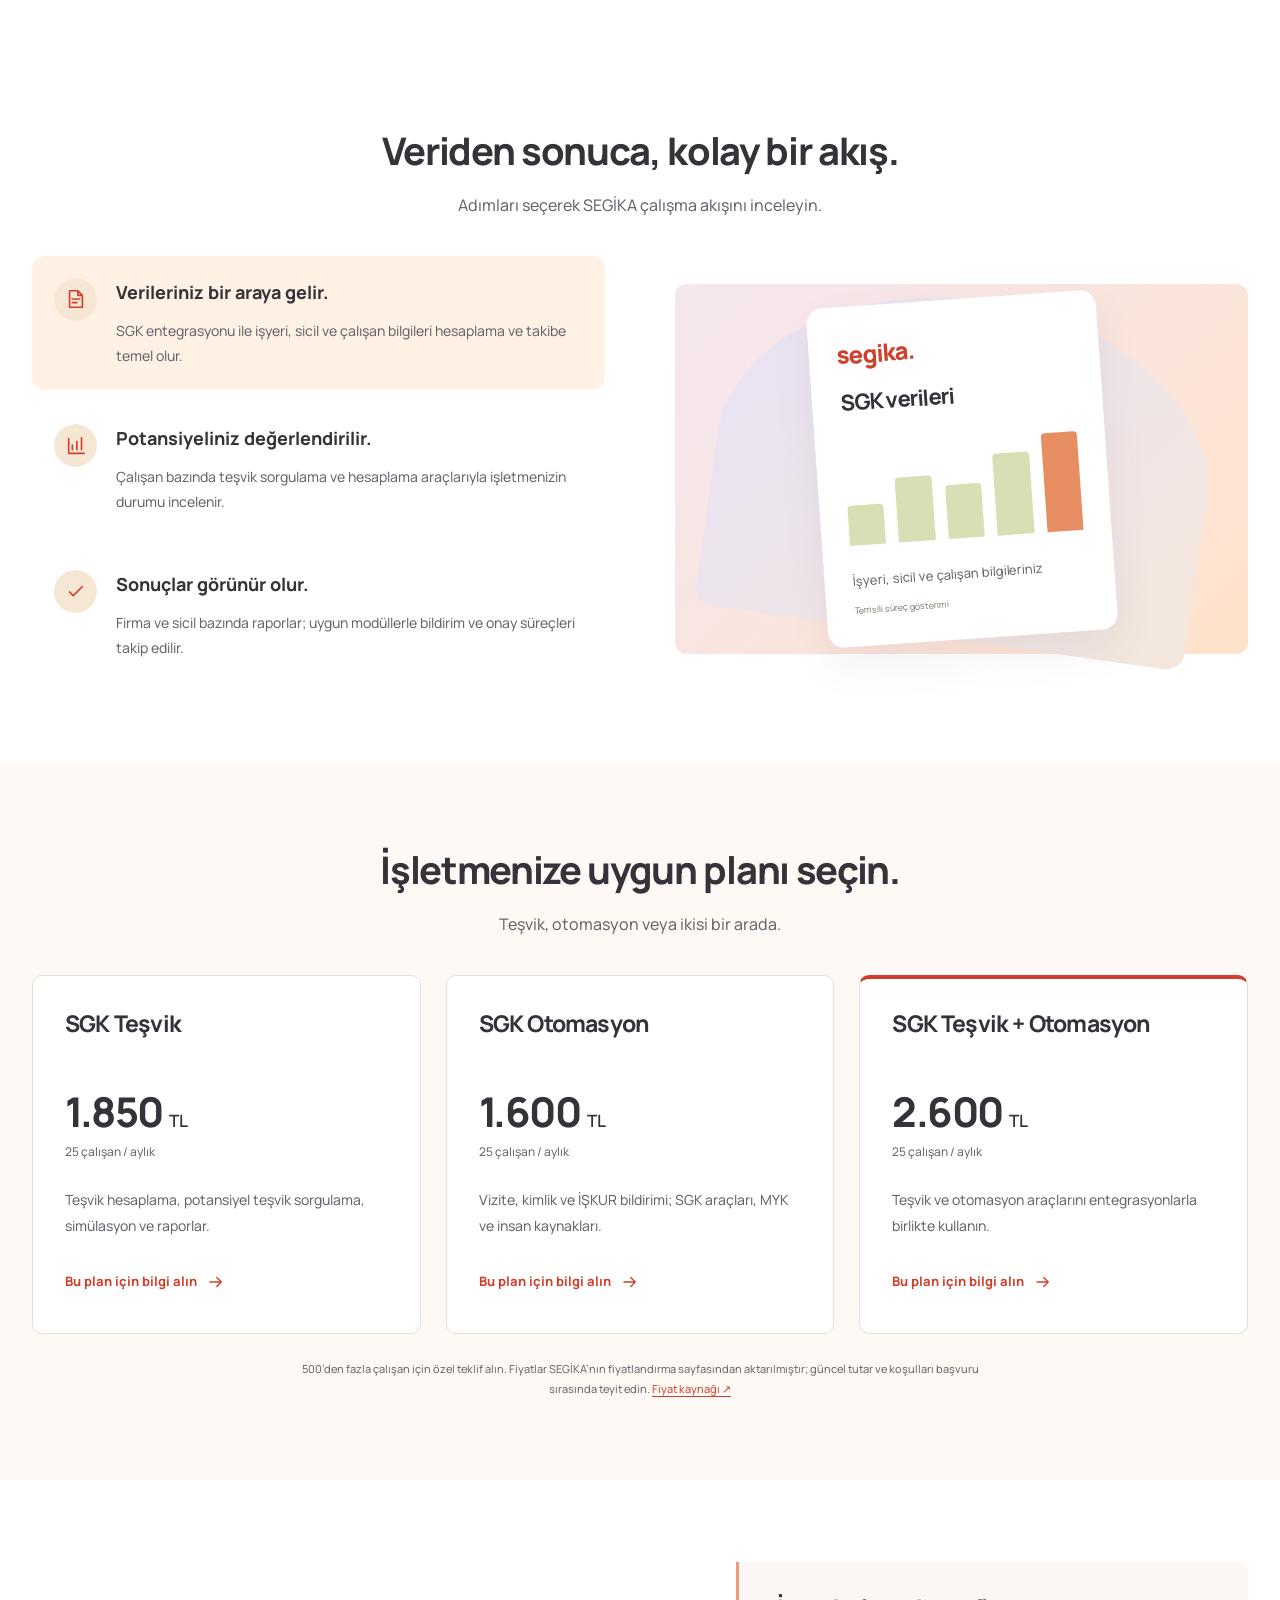
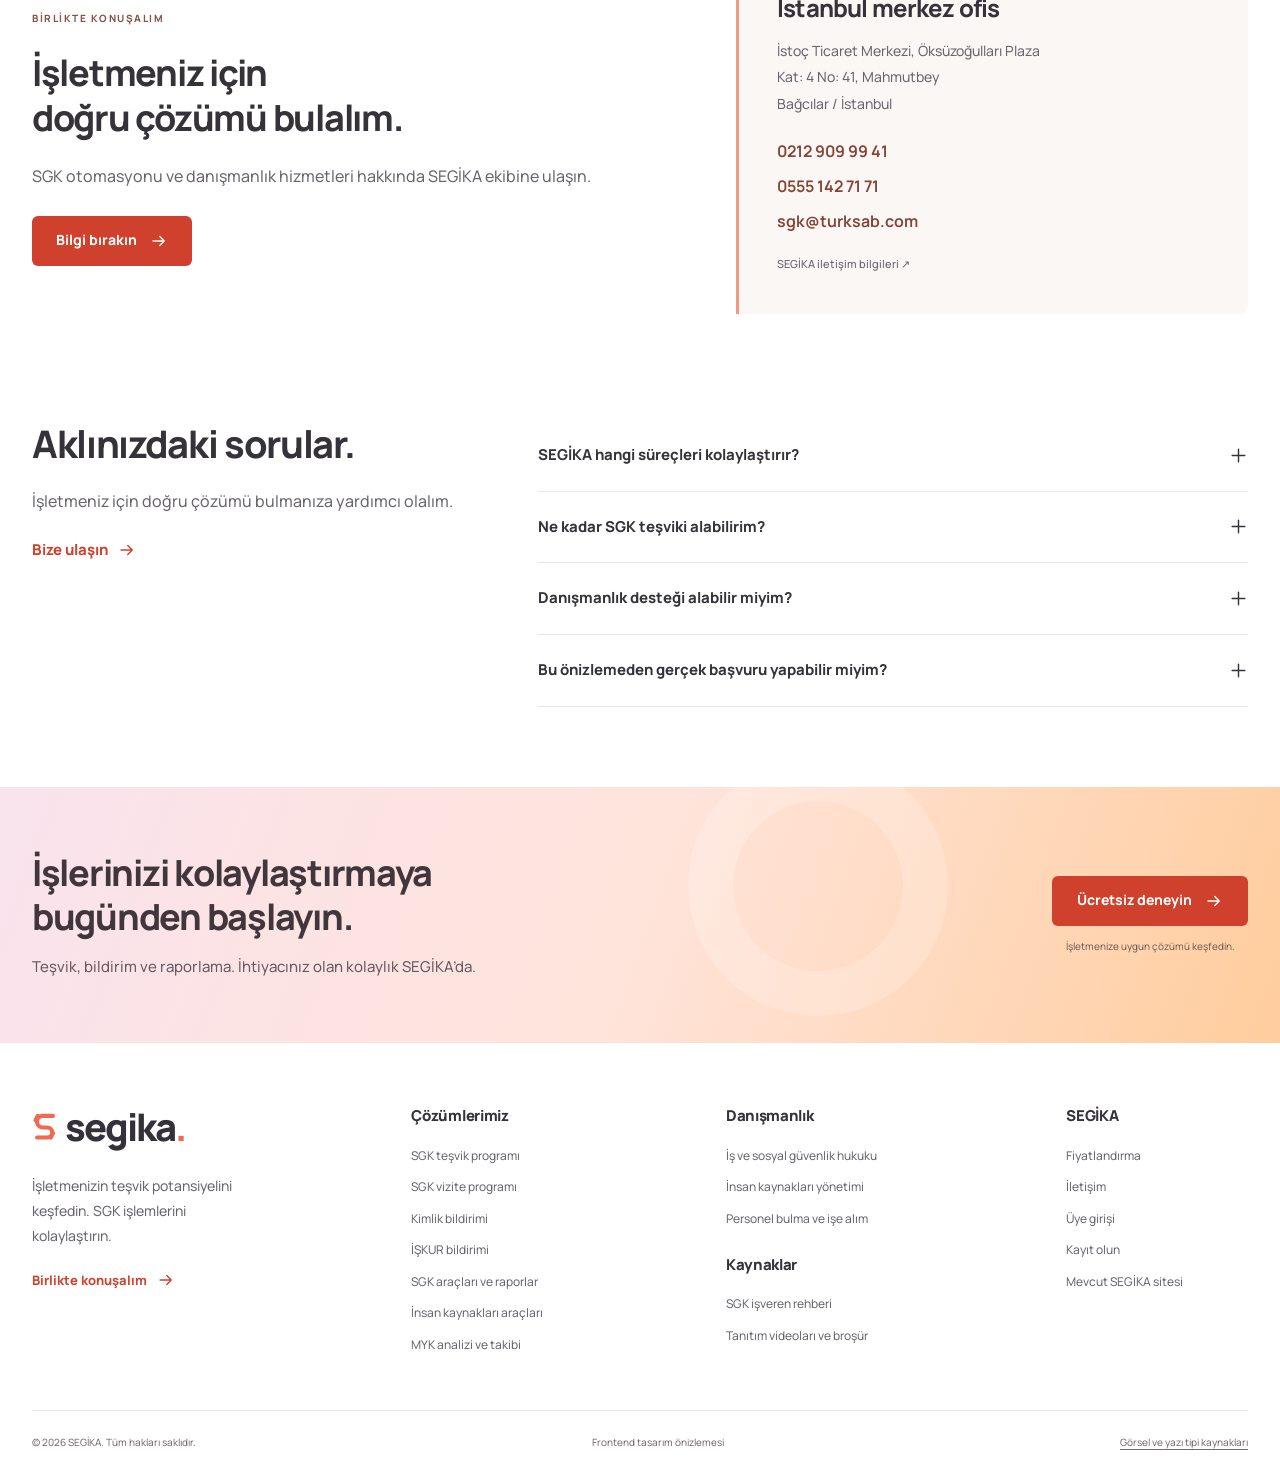
<file: landing.html>
<!doctype html><html lang="tr"><head><meta charset="utf-8"><meta name="viewport" content="width=device-width,initial-scale=1"><meta name="description" content="SEGİKA SGK teşvik hesaplama, otomatik bildirim, raporlama ve danışmanlık çözümleri."><meta name="robots" content="noindex,nofollow"><meta name="theme-color" content="#fff7ef"><title>SGK teşvik programı | SEGİKA</title><link rel="icon" href="assets/favicon.svg" type="image/svg+xml"><link rel="preload" href="assets/Manrope.ttf" as="font" type="font/ttf" crossorigin><link rel="stylesheet" href="assets/site.css"><script src="assets/site.js" defer></script></head><body class="page-landing"><a class="skip-link" href="#main">İçeriğe geç</a><header class="header"><div class="container header-row"><a class="brand" href="index.html" aria-label="SEGİKA ana sayfa"><svg viewBox="0 0 36 40" aria-hidden="true"><path d="M29 6H15a8 8 0 0 0 0 16h6a7 7 0 0 1 0 14H7"/><path d="m8 6-3 6m24 18-3 6"/></svg><span>segika<span class="brand-dot">.</span></span></a><nav class="nav" id="main-nav" aria-label="Ana menü"><a href="index.html">Ana sayfa</a><a href="landing.html" aria-current="page">SGK Teşvik</a><a href="services.html">Hizmetler</a><details class="nav-dropdown"><summary>Diğer <svg viewBox="0 0 24 24" aria-hidden="true"><path d="m7 10 5 5 5-5"/></svg></summary><div class="dropdown-content"><a href="services.html#danismanlik">Danışmanlık hizmetleri</a><a href="services.html#rehber">İşveren rehberi</a><a href="services.html#vizite">Sağlık raporu takibi</a><a href="services.html#kimlik">Kimlik bildirimi</a><a href="services.html#iskur">İŞKUR bildirimi</a></div></details><a href="landing.html#fiyatlandirma">Fiyatlar</a><a href="landing.html#iletisim">İletişim</a><a class="mobile-login" href="https://app.segika.com/" target="_blank" rel="noopener noreferrer">Üye girişi ↗</a></nav><div class="header-actions"><a class="login" href="https://app.segika.com/" target="_blank" rel="noopener noreferrer">Üye girişi ↗</a><a class="button primary" href="landing.html#basvuru">Ücretsiz deneyin<svg viewBox="0 0 24 24" aria-hidden="true"><path d="M4 12h15m-6-6 6 6-6 6"/></svg></a></div><button class="menu-button" aria-label="Menüyü aç" aria-expanded="false" aria-controls="main-nav"><svg viewBox="0 0 24 24" aria-hidden="true"><path d="M4 6h16M4 12h16M4 18h16"/></svg></button></div></header><main id="main"><section class="landing-hero"><div class="container"><div class="breadcrumb"><a href="index.html">Ana sayfa</a><span>/</span>SGK teşvik programı</div><div class="landing-layout"><div class="landing-copy"><h1>Teşvik fırsatlarını<br><span>kazanca çevirin.</span></h1><p>İşletmenizin SGK teşvik potansiyelini değerlendirin. Çalışan bazında hesaplayın, sonuçları tek yerden takip edin.</p><ul class="ticks"><li><svg viewBox="0 0 24 24" aria-hidden="true"><path d="m5 12 4 4L19 6"/></svg><span>Potansiyel teşvik sorgulama</span></li><li><svg viewBox="0 0 24 24" aria-hidden="true"><path d="m5 12 4 4L19 6"/></svg><span>SGK entegrasyonu ile hesaplama</span></li><li><svg viewBox="0 0 24 24" aria-hidden="true"><path d="m5 12 4 4L19 6"/></svg><span>Teşvik simülasyonu ve raporlama</span></li></ul><div class="landing-photo-scene"><img class="" src="assets/photo-hero.png" width="1536" height="1024" alt="Dizüstü bilgisayarıyla çalışan bir işletme sahibi; temsili görsel." loading="lazy"><div class="landing-label"><span>SGK teşvik programı</span><strong>Hesap net.<br>İşler yolunda.</strong></div><span class="landing-star" aria-hidden="true">✳</span></div></div><form class="lead-form" id="basvuru"><div class="form-title"><h2>Birlikte başlayalım.</h2><p>İhtiyacınızı paylaşın, size uygun çözümü keşfedin.</p></div><div class="form-fields"><label>Adınız ve soyadınız<input name="name" autocomplete="name" placeholder="Ad Soyad" minlength="3" maxlength="100" required></label><label>İş e-posta adresiniz<input name="email" type="email" autocomplete="email" placeholder="adiniz@firma.com" maxlength="150" required></label><div class="form-pair"><label>Telefon numaranız<input name="phone" type="tel" autocomplete="tel" placeholder="05xx xxx xx xx" pattern="[+0-9\s\(\)\-]{10,20}" title="10–15 rakam içeren telefon numarası" required></label><label>Çalışan sayısı<select name="employees" required><option value="">Seçiniz</option><option>1–9</option><option>10–49</option><option>50–249</option><option>250 ve üzeri</option></select></label></div><label>Firma adı<input name="company" autocomplete="organization" placeholder="Firma unvanı" minlength="2" maxlength="150" required></label></div><label class="consent"><input type="checkbox" required><span>Bu formun tasarım önizlemesi olduğunu ve bilgilerimin gönderilmeyeceğini anladım.</span></label><button class="button primary" type="submit">Başvuruyu önizle <svg viewBox="0 0 24 24" aria-hidden="true"><path d="M4 12h15m-6-6 6 6-6 6"/></svg></button><p class="form-note">Demo form. Bilgileriniz kaydedilmez ve gönderilmez.</p><div id="form-result" class="form-result" tabindex="-1" role="status" hidden><strong>Önizleme tamamlandı.</strong><p>Alanlar doğrulandı. Gerçek başvuru gönderilmedi.</p><a href="https://app.segika.com/register">SEGİKA'nın gerçek kayıt sayfasına geçin →</a></div></form></div></div></section><section class="section audience-section"><div class="container"><div class="section-heading center"><h2>İşinizin biçimi farklı olabilir.<br>İhtiyacınız olan kolaylık aynı.</h2><p>Size uygun kullanım alanını seçin.</p></div><div class="audience-buttons" role="group" aria-label="Çalışma alanınız"><button data-audience="business" aria-pressed="true">İşletme sahibiyim</button><button data-audience="accountant" aria-pressed="false">Mali müşavirim</button><button data-audience="hr" aria-pressed="false">İK / bordro ekibindeyim</button></div><div class="audience-panel" aria-live="polite"><div><h3 id="audience-title">İşletmenizin potansiyelini görün.</h3><p id="audience-description">Çalışanlarınızın teşvik uygunluğunu değerlendirin; hesaplama ve raporlamayı düzenli bir iş akışına taşıyın.</p><ul id="audience-list"><li>Potansiyel teşvik sorgulama</li><li>Çalışan bazında hesaplama</li><li>Firma ve sicil bazında raporlar</li></ul></div><div class="audience-art"><div class="report-card audience" data-ui><div class="report-heading"><span class="report-icon"><svg viewBox="0 0 24 24" aria-hidden="true"><path d="M4 4v16h17M8 16v-5m5 5V7m5 9V3"/></svg></span><div>Teşvik raporunuz<small>Örnek dönem · Ekim</small></div><span class="report-status">Hazır</span></div><div class="report-value">₺108.000<span>örnek toplam teşvik</span></div><div class="report-bars" role="img" aria-label="Temsili altı aylık teşvik grafiği"><i style="--h:42%"></i><i style="--h:57%"></i><i style="--h:48%"></i><i style="--h:69%"></i><i style="--h:78%"></i><i style="--h:95%"></i></div><div class="report-caption"><span>Çalışan bazında hesaplama</span><svg viewBox="0 0 24 24" aria-hidden="true"><path d="m5 12 4 4L19 6"/></svg></div></div></div></div></div></section><section class="section workflow-section"><div class="container"><div class="section-heading center"><h2>Veriden sonuca, kolay bir akış.</h2><p>Adımları seçerek SEGİKA çalışma akışını inceleyin.</p></div><div class="workflow-layout"><div class="workflow-steps"><button data-step="0" aria-pressed="true"><span><svg viewBox="0 0 24 24" aria-hidden="true"><path d="M14 3H5v18h14V8l-5-5v5h5M8 12h8m-8 4h5"/></svg></span><div><strong>Verileriniz bir araya gelir.</strong><p>SGK entegrasyonu ile işyeri, sicil ve çalışan bilgileri hesaplama ve takibe temel olur.</p></div></button><button data-step="1" aria-pressed="false"><span><svg viewBox="0 0 24 24" aria-hidden="true"><path d="M4 4v16h17M8 16v-5m5 5V7m5 9V3"/></svg></span><div><strong>Potansiyeliniz değerlendirilir.</strong><p>Çalışan bazında teşvik sorgulama ve hesaplama araçlarıyla işletmenizin durumu incelenir.</p></div></button><button data-step="2" aria-pressed="false"><span><svg viewBox="0 0 24 24" aria-hidden="true"><path d="m5 12 4 4L19 6"/></svg></span><div><strong>Sonuçlar görünür olur.</strong><p>Firma ve sicil bazında raporlar; uygun modüllerle bildirim ve onay süreçleri takip edilir.</p></div></button></div><div class="workflow-visual"><div class="flow-orbit" aria-hidden="true"></div><div class="flow-paper" aria-live="polite"><span class="flow-logo">segika.</span><h3 id="flow-title">SGK verileri</h3><div class="flow-graphic"><i style="--h:38%"></i><i style="--h:62%"></i><i style="--h:51%"></i><i style="--h:78%"></i><i style="--h:94%"></i></div><p id="flow-description">İşyeri, sicil ve çalışan bilgileriniz</p><span class="flow-demo">Temsili süreç gösterimi</span></div></div></div></div></section><section class="section pricing-section" id="fiyatlandirma"><div class="container"><div class="section-heading center"><h2>İşletmenize uygun planı seçin.</h2><p>Teşvik, otomasyon veya ikisi bir arada.</p></div><div class="plans-grid"><article class="plan-card"><h3>SGK Teşvik</h3><div class="plan-price">1.850 <span>TL</span></div><span class="plan-period">25 çalışan / aylık</span><p>Teşvik hesaplama, potansiyel teşvik sorgulama, simülasyon ve raporlar.</p><a class="text-link" href="#basvuru">Bu plan için bilgi alın <svg viewBox="0 0 24 24" aria-hidden="true"><path d="M4 12h15m-6-6 6 6-6 6"/></svg></a></article><article class="plan-card"><h3>SGK Otomasyon</h3><div class="plan-price">1.600 <span>TL</span></div><span class="plan-period">25 çalışan / aylık</span><p>Vizite, kimlik ve İŞKUR bildirimi; SGK araçları, MYK ve insan kaynakları.</p><a class="text-link" href="#basvuru">Bu plan için bilgi alın <svg viewBox="0 0 24 24" aria-hidden="true"><path d="M4 12h15m-6-6 6 6-6 6"/></svg></a></article><article class="plan-card"><h3>SGK Teşvik + Otomasyon</h3><div class="plan-price">2.600 <span>TL</span></div><span class="plan-period">25 çalışan / aylık</span><p>Teşvik ve otomasyon araçlarını entegrasyonlarla birlikte kullanın.</p><a class="text-link" href="#basvuru">Bu plan için bilgi alın <svg viewBox="0 0 24 24" aria-hidden="true"><path d="M4 12h15m-6-6 6 6-6 6"/></svg></a></article></div><p class="pricing-note">500’den fazla çalışan için özel teklif alın. Fiyatlar SEGİKA’nın fiyatlandırma sayfasından aktarılmıştır; güncel tutar ve koşulları başvuru sırasında teyit edin. <a href="https://www.segika.com/program-ozellikleri/fiyatlandirma/" target="_blank" rel="noopener noreferrer">Fiyat kaynağı ↗</a></p></div></section><section class="section contact-section" id="iletisim"><div class="container contact-layout"><div><span class="banner-eyebrow">BİRLİKTE KONUŞALIM</span><h2>İşletmeniz için<br>doğru çözümü bulalım.</h2><p>SGK otomasyonu ve danışmanlık hizmetleri hakkında SEGİKA ekibine ulaşın.</p><a class="button primary" href="#basvuru">Bilgi bırakın<svg viewBox="0 0 24 24" aria-hidden="true"><path d="M4 12h15m-6-6 6 6-6 6"/></svg></a></div><div class="contact-details"><h3>İstanbul merkez ofis</h3><p>İstoç Ticaret Merkezi, Öksüzoğulları Plaza<br>Kat: 4 No: 41, Mahmutbey<br>Bağcılar / İstanbul</p><a href="tel:+902129099941">0212 909 99 41</a><a href="tel:+905551427171">0555 142 71 71</a><a href="mailto:sgk@turksab.com">sgk@turksab.com</a><a class="contact-source" href="https://www.segika.com/iletisim/" target="_blank" rel="noopener noreferrer">SEGİKA iletişim bilgileri ↗</a></div></div></section><section class="section faq-section"><div class="container faq-layout"><div><h2>Aklınızdaki sorular.</h2><p>İşletmeniz için doğru çözümü bulmanıza yardımcı olalım.</p><a class="text-link" href="landing.html#iletisim">Bize ulaşın <svg viewBox="0 0 24 24" aria-hidden="true"><path d="M4 12h15m-6-6 6 6-6 6"/></svg></a></div><div class="faq-list"><details><summary>SEGİKA hangi süreçleri kolaylaştırır?<svg viewBox="0 0 24 24" aria-hidden="true"><path d="M12 4v16M4 12h16"/></svg></summary><p>SGK teşvik hesaplama, sağlık raporu takibi ve onayı, otomatik kimlik bildirimi, İŞKUR işgücü çizelgesi, SGK raporları, insan kaynakları araçları ve MYK takibi için çözümler sunar.</p></details><details><summary>Ne kadar SGK teşviki alabilirim?<svg viewBox="0 0 24 24" aria-hidden="true"><path d="M12 4v16M4 12h16"/></svg></summary><p>Teşvik tutarı işyeri ve çalışan bilgilerinin ilgili koşullarla değerlendirilmesine bağlıdır. Her işletmenin sonucu farklıdır. Sayfalardaki örnek tutarlar kazanç taahhüdü değildir.</p></details><details><summary>Danışmanlık desteği alabilir miyim?<svg viewBox="0 0 24 24" aria-hidden="true"><path d="M12 4v16M4 12h16"/></svg></summary><p>İş ve sosyal güvenlik hukuku, insan kaynakları yönetimi, personel bulma ve işe alım alanlarında danışmanlık hizmetleri sunulur. Alt başlıkları hizmetler sayfasında inceleyebilirsiniz.</p></details><details><summary>Bu önizlemeden gerçek başvuru yapabilir miyim?<svg viewBox="0 0 24 24" aria-hidden="true"><path d="M12 4v16M4 12h16"/></svg></summary><p>Bu çalışma yalnızca frontend tasarımıdır. Başvuru formu alanları doğrular ancak bilgi kaydetmez veya göndermez. Gerçek kayıt için mevcut SEGİKA uygulamasına yönlendirme bulunur.</p></details></div></div></section><section class="cta"><div class="container cta-layout"><div class="cta-symbol" aria-hidden="true"><span>s</span><i></i></div><div><h2>İşlerinizi kolaylaştırmaya<br>bugünden başlayın.</h2><p>Teşvik, bildirim ve raporlama. İhtiyacınız olan kolaylık SEGİKA’da.</p></div><div class="cta-actions"><a class="button primary" href="landing.html#basvuru">Ücretsiz deneyin<svg viewBox="0 0 24 24" aria-hidden="true"><path d="M4 12h15m-6-6 6 6-6 6"/></svg></a><span>İşletmenize uygun çözümü keşfedin.</span></div></div></section></main><footer class="footer"><div class="container"><div class="footer-grid"><div class="footer-brand"><a class="brand" href="index.html" aria-label="SEGİKA ana sayfa"><svg viewBox="0 0 36 40" aria-hidden="true"><path d="M29 6H15a8 8 0 0 0 0 16h6a7 7 0 0 1 0 14H7"/><path d="m8 6-3 6m24 18-3 6"/></svg><span>segika<span class="brand-dot">.</span></span></a><p>İşletmenizin teşvik potansiyelini keşfedin. SGK işlemlerini kolaylaştırın.</p><a class="text-link" href="landing.html#iletisim">Birlikte konuşalım <svg viewBox="0 0 24 24" aria-hidden="true"><path d="M4 12h15m-6-6 6 6-6 6"/></svg></a></div><div><h3>Çözümlerimiz</h3><a href="landing.html">SGK teşvik programı</a><a href="services.html#vizite">SGK vizite programı</a><a href="services.html#kimlik">Kimlik bildirimi</a><a href="services.html#iskur">İŞKUR bildirimi</a><a href="services.html#raporlar">SGK araçları ve raporlar</a><a href="services.html#ik">İnsan kaynakları araçları</a><a href="services.html#myk">MYK analizi ve takibi</a></div><div><h3>Danışmanlık</h3><a href="services.html#hukuk">İş ve sosyal güvenlik hukuku</a><a href="services.html#insan-kaynaklari">İnsan kaynakları yönetimi</a><a href="services.html#ise-alim">Personel bulma ve işe alım</a><h3 class="footer-subtitle">Kaynaklar</h3><a href="services.html#rehber">SGK işveren rehberi</a><a href="https://www.segika.com/program-ozellikleri/tanitim-videolari-ve-brosur/" target="_blank" rel="noopener noreferrer">Tanıtım videoları ve broşür</a></div><div><h3>SEGİKA</h3><a href="landing.html#fiyatlandirma">Fiyatlandırma</a><a href="landing.html#iletisim">İletişim</a><a href="https://app.segika.com/" target="_blank" rel="noopener noreferrer">Üye girişi</a><a href="landing.html#basvuru">Kayıt olun</a><a href="https://www.segika.com/" target="_blank" rel="noopener noreferrer">Mevcut SEGİKA sitesi</a></div></div><div class="footer-bottom"><span>© 2026 SEGİKA. Tüm hakları saklıdır.</span><span>Frontend tasarım önizlemesi</span><button class="link-button" data-dialog="credits-dialog">Görsel ve yazı tipi kaynakları</button></div></div></footer><dialog id="credits-dialog" class="modal"><button class="modal-close" data-close aria-label="Pencereyi kapat"><svg viewBox="0 0 24 24" aria-hidden="true"><path d="m6 6 12 12M6 18 18 6"/></svg></button><h2>Görsel kaynakları</h2><p>Fotoğraflar bu tasarım için yapay zekâ ile üretilmiş temsili görsellerdir. Gerçek SEGİKA çalışanı veya müşteri referansı değildir. Ürün ekranları örnek verilerle kodlanmıştır.</p><p>Manrope yazı tipi, SIL Open Font License 1.1 ile kullanılmaktadır. <a href="https://github.com/google/fonts/tree/main/ofl/manrope">Kaynağı inceleyin</a>.</p></dialog><noscript><div class="noscript">Tüm çözümleri Hizmetler sayfasında inceleyebilirsiniz. Etkileşimli önizleme için JavaScript'i etkinleştirin.</div></noscript></body></html>
</file>
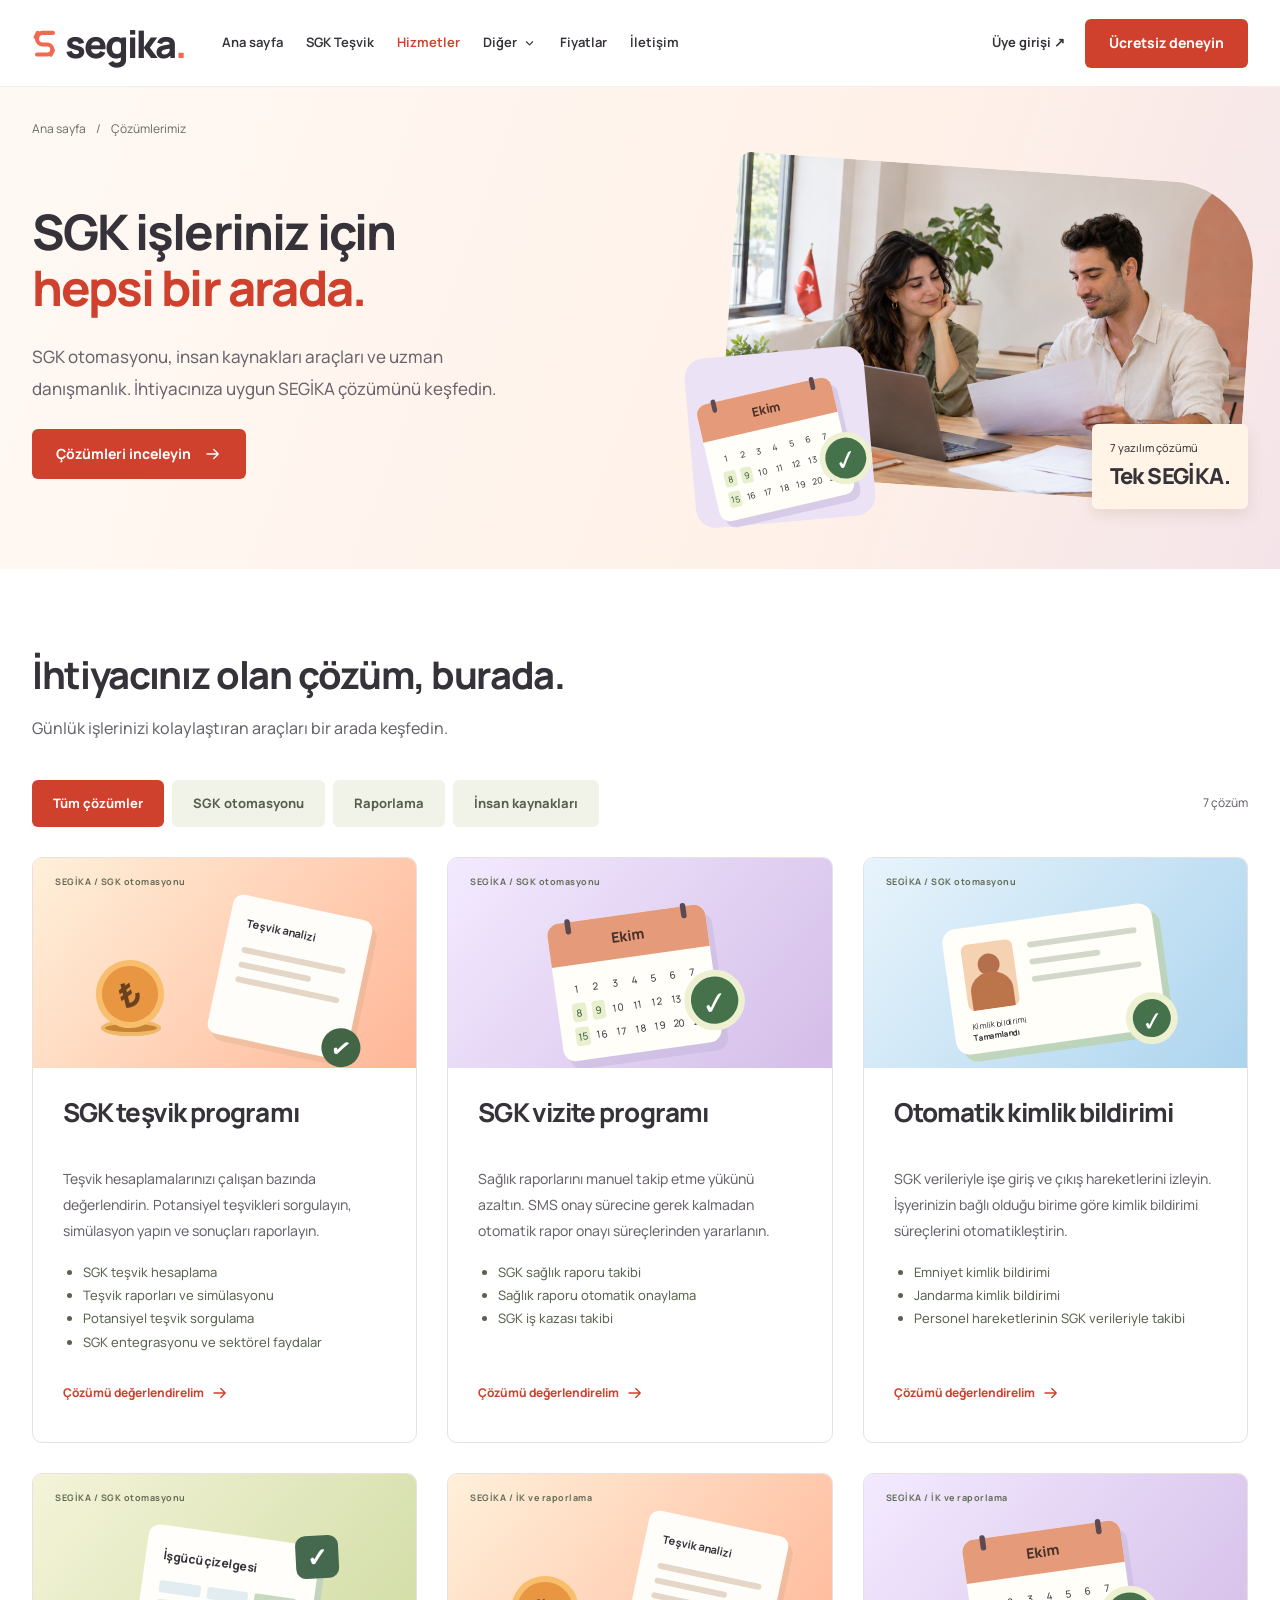
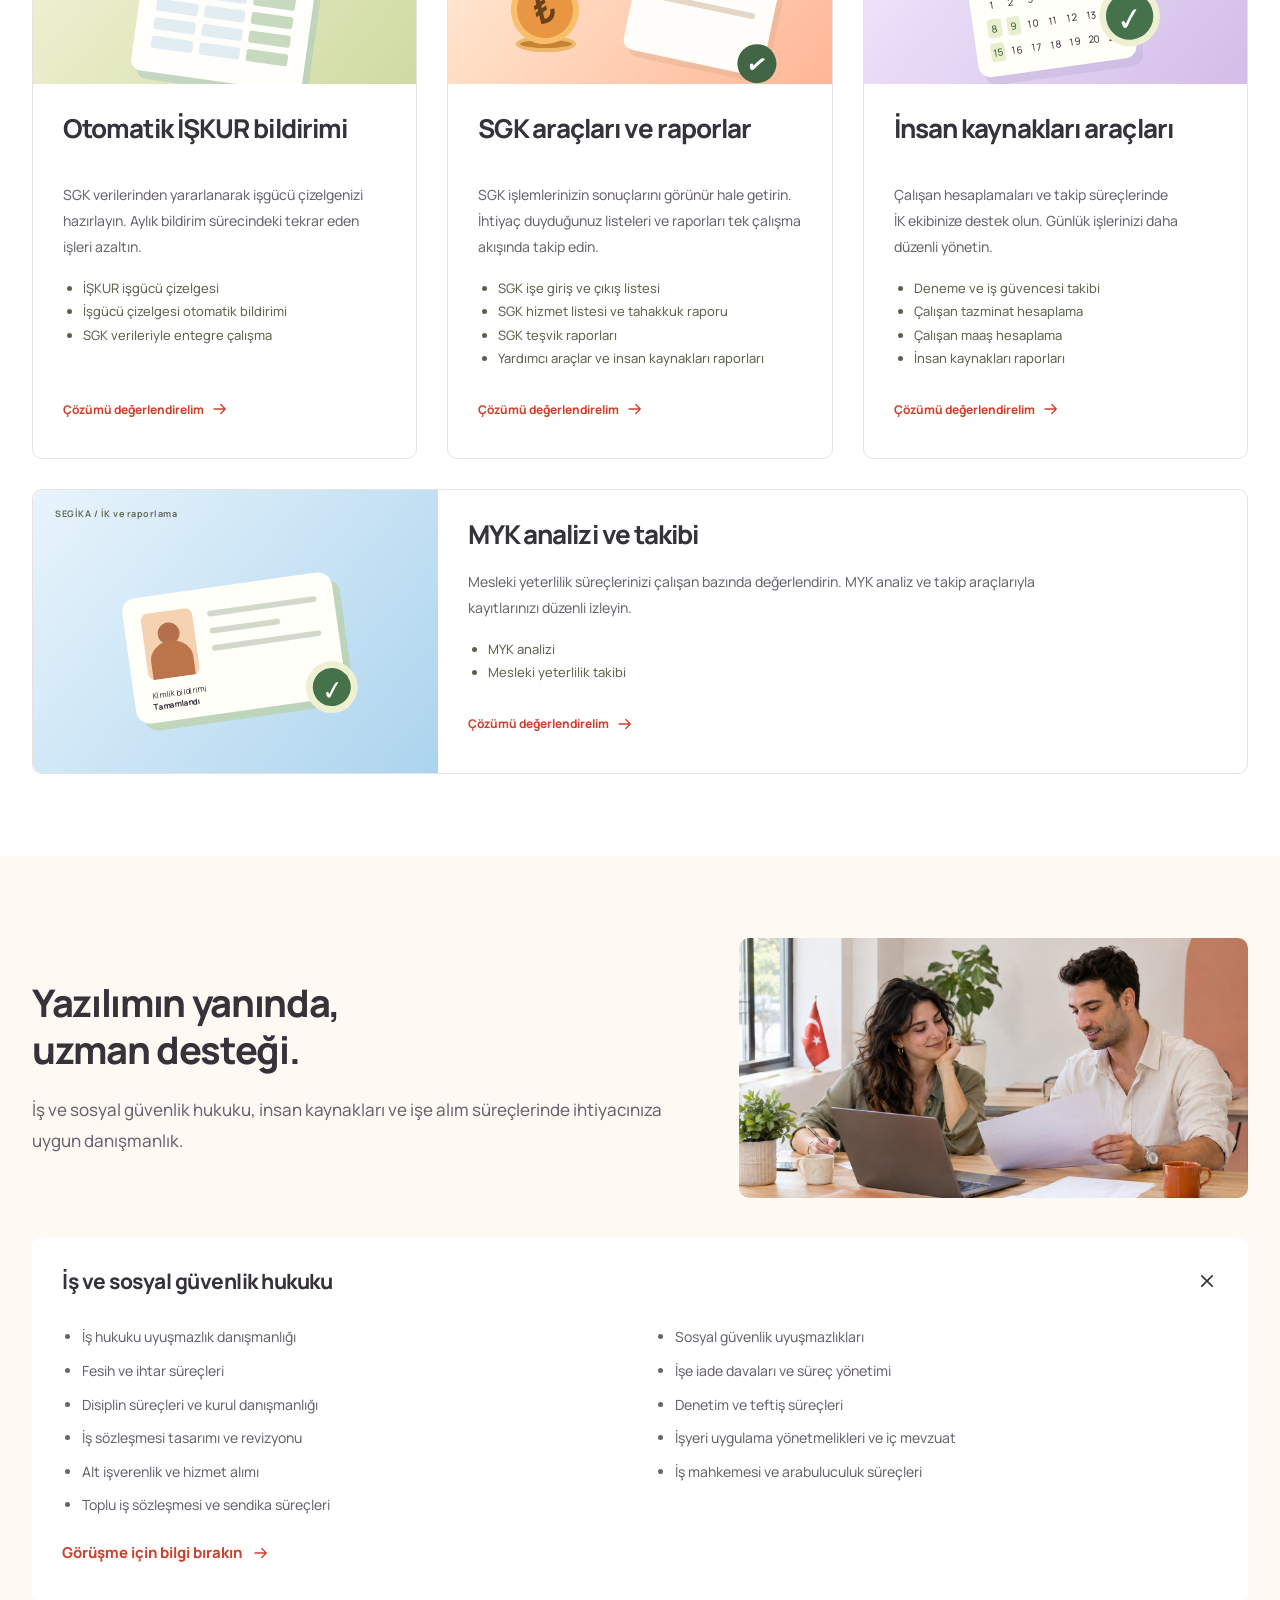
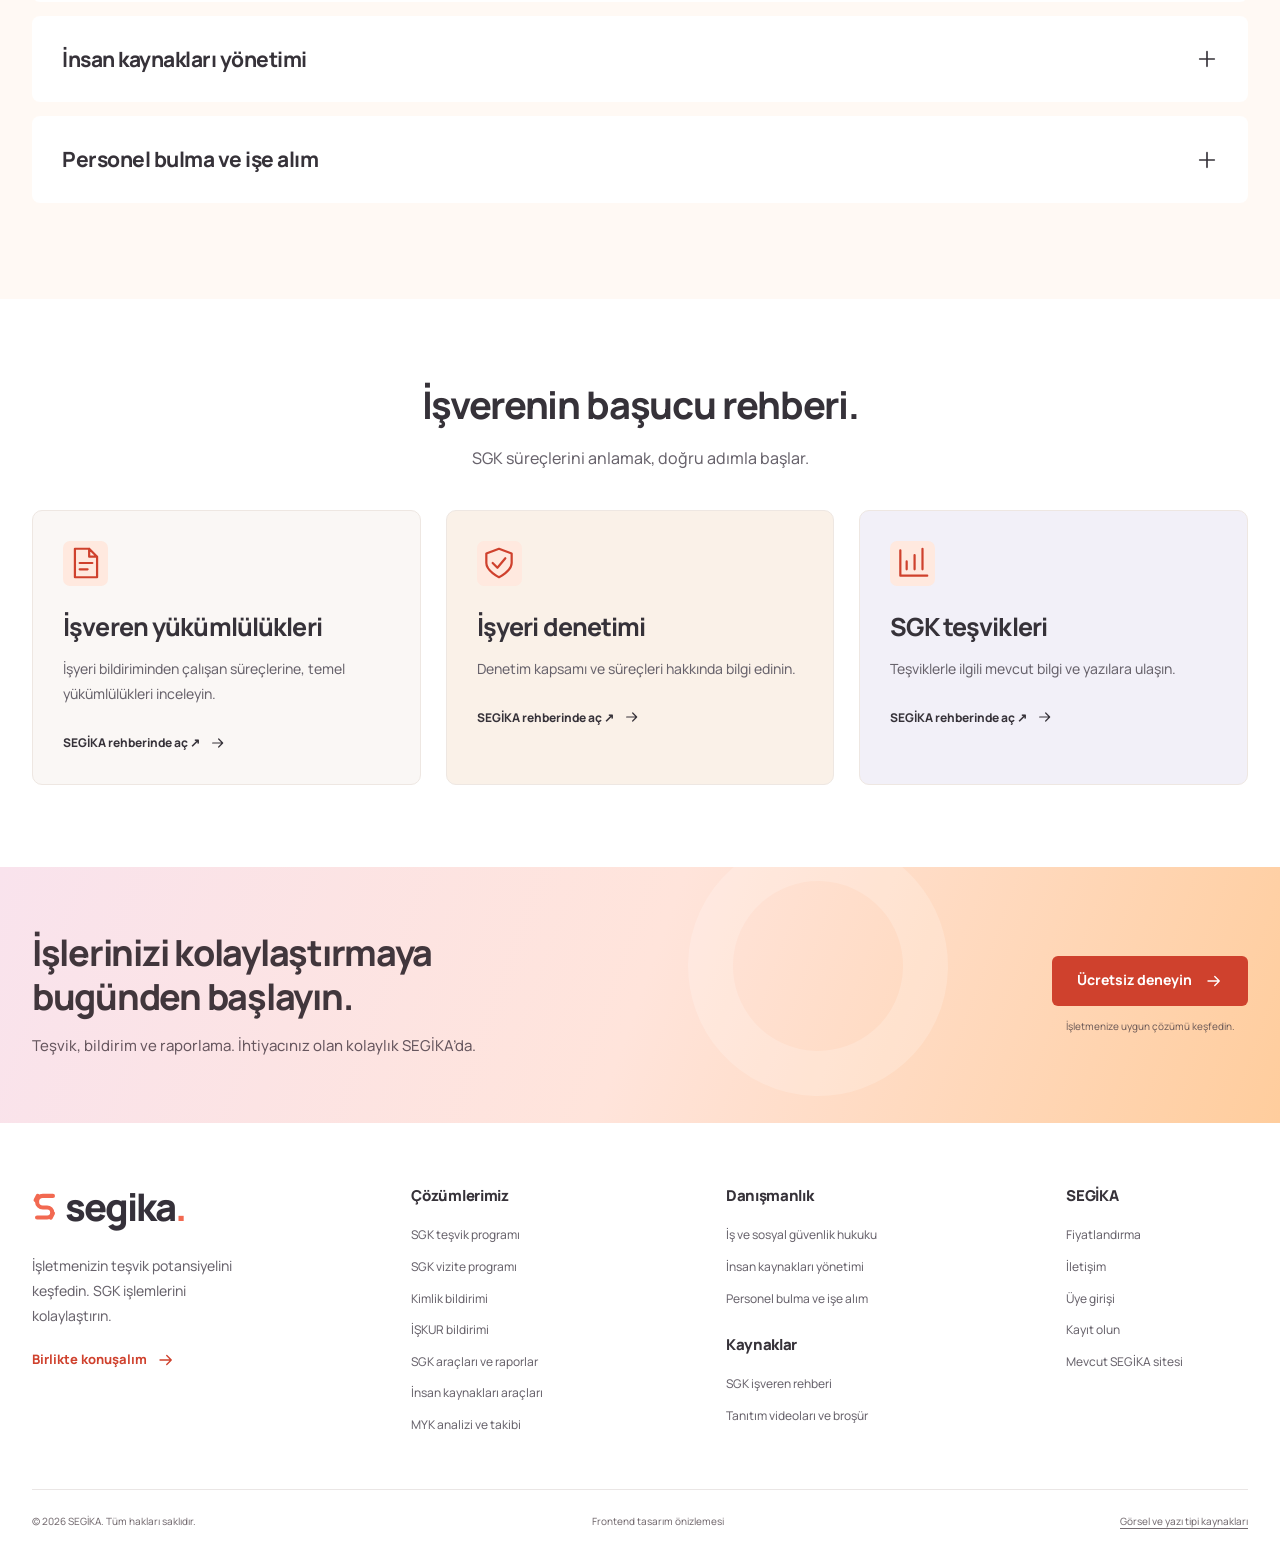
<file: services.html>
<!doctype html><html lang="tr"><head><meta charset="utf-8"><meta name="viewport" content="width=device-width,initial-scale=1"><meta name="description" content="SEGİKA SGK teşvik hesaplama, otomatik bildirim, raporlama ve danışmanlık çözümleri."><meta name="robots" content="noindex,nofollow"><meta name="theme-color" content="#fff7ef"><title>Çözümler ve danışmanlık | SEGİKA</title><link rel="icon" href="assets/favicon.svg" type="image/svg+xml"><link rel="preload" href="assets/Manrope.ttf" as="font" type="font/ttf" crossorigin><link rel="stylesheet" href="assets/site.css"><script src="assets/site.js" defer></script></head><body class="page-services"><a class="skip-link" href="#main">İçeriğe geç</a><header class="header"><div class="container header-row"><a class="brand" href="index.html" aria-label="SEGİKA ana sayfa"><svg viewBox="0 0 36 40" aria-hidden="true"><path d="M29 6H15a8 8 0 0 0 0 16h6a7 7 0 0 1 0 14H7"/><path d="m8 6-3 6m24 18-3 6"/></svg><span>segika<span class="brand-dot">.</span></span></a><nav class="nav" id="main-nav" aria-label="Ana menü"><a href="index.html">Ana sayfa</a><a href="landing.html">SGK Teşvik</a><a href="services.html" aria-current="page">Hizmetler</a><details class="nav-dropdown"><summary>Diğer <svg viewBox="0 0 24 24" aria-hidden="true"><path d="m7 10 5 5 5-5"/></svg></summary><div class="dropdown-content"><a href="services.html#danismanlik">Danışmanlık hizmetleri</a><a href="services.html#rehber">İşveren rehberi</a><a href="services.html#vizite">Sağlık raporu takibi</a><a href="services.html#kimlik">Kimlik bildirimi</a><a href="services.html#iskur">İŞKUR bildirimi</a></div></details><a href="landing.html#fiyatlandirma">Fiyatlar</a><a href="landing.html#iletisim">İletişim</a><a class="mobile-login" href="https://app.segika.com/" target="_blank" rel="noopener noreferrer">Üye girişi ↗</a></nav><div class="header-actions"><a class="login" href="https://app.segika.com/" target="_blank" rel="noopener noreferrer">Üye girişi ↗</a><a class="button primary" href="landing.html#basvuru">Ücretsiz deneyin<svg viewBox="0 0 24 24" aria-hidden="true"><path d="M4 12h15m-6-6 6 6-6 6"/></svg></a></div><button class="menu-button" aria-label="Menüyü aç" aria-expanded="false" aria-controls="main-nav"><svg viewBox="0 0 24 24" aria-hidden="true"><path d="M4 6h16M4 12h16M4 18h16"/></svg></button></div></header><main id="main"><section class="services-hero"><div class="container"><div class="breadcrumb"><a href="index.html">Ana sayfa</a><span>/</span>Çözümlerimiz</div><div class="services-hero-layout"><div><h1>SGK işleriniz için<br><span>hepsi bir arada.</span></h1><p>SGK otomasyonu, insan kaynakları araçları ve uzman danışmanlık. İhtiyacınıza uygun SEGİKA çözümünü keşfedin.</p><a class="button primary" href="#yazilim">Çözümleri inceleyin <svg viewBox="0 0 24 24" aria-hidden="true"><path d="M4 12h15m-6-6 6 6-6 6"/></svg></a></div><div class="services-collage"><div class="collage-photo"><img class="" src="assets/photo-team.png" width="1536" height="1024" alt="Birlikte belge ve bilgisayar inceleyen iki kişi; temsili görsel." fetchpriority="high"></div><div class="collage-calendar"><div class="calendar-art" aria-hidden="true"><div class="cal-header"><i></i><strong>Ekim</strong><i></i></div><div class="cal-grid"><span class="">1</span><span class="">2</span><span class="">3</span><span class="">4</span><span class="">5</span><span class="">6</span><span class="">7</span><span class="selected">8</span><span class="selected">9</span><span class="">10</span><span class="">11</span><span class="">12</span><span class="">13</span><span class="">14</span><span class="selected">15</span><span class="">16</span><span class="">17</span><span class="">18</span><span class="">19</span><span class="">20</span><span class="">21</span></div><span class="art-check">✓</span></div></div><span class="collage-stamp">7 yazılım çözümü<br><strong>Tek SEGİKA.</strong></span></div></div></div></section><section class="section services-section" id="yazilim"><div class="container"><div class="section-heading"><div><h2>İhtiyacınız olan çözüm, burada.</h2><p>Günlük işlerinizi kolaylaştıran araçları bir arada keşfedin.</p></div></div><div class="filter-row"><div class="filters" role="group" aria-label="Çözüm kategorileri"><button data-filter="all" aria-pressed="true">Tüm çözümler</button><button data-filter="automation" aria-pressed="false">SGK otomasyonu</button><button data-filter="reports" aria-pressed="false">Raporlama</button><button data-filter="hr" aria-pressed="false">İnsan kaynakları</button></div><span id="result-count" aria-live="polite">7 çözüm</span></div><div class="service-grid"><article class="service-card reveal" id="tesvik" data-category="automation"><div class="service-card-art peach"><div class="coins-art" aria-hidden="true"><span>₺</span><i></i><i></i><div class="small-paper"><b>Teşvik analizi</b><em></em><em></em><em></em><strong>✓</strong></div></div><span class="service-art-label">SEGİKA / SGK otomasyonu</span></div><div class="service-card-copy"><h3>SGK teşvik programı</h3><p>Teşvik hesaplamalarınızı çalışan bazında değerlendirin. Potansiyel teşvikleri sorgulayın, simülasyon yapın ve sonuçları raporlayın.</p><ul><li>SGK teşvik hesaplama</li><li>Teşvik raporları ve simülasyonu</li><li>Potansiyel teşvik sorgulama</li><li>SGK entegrasyonu ve sektörel faydalar</li></ul><a class="text-link" href="landing.html#basvuru">Çözümü değerlendirelim <svg viewBox="0 0 24 24" aria-hidden="true"><path d="M4 12h15m-6-6 6 6-6 6"/></svg></a></div></article><article class="service-card reveal" id="vizite" data-category="automation"><div class="service-card-art lilac"><div class="calendar-art" aria-hidden="true"><div class="cal-header"><i></i><strong>Ekim</strong><i></i></div><div class="cal-grid"><span class="">1</span><span class="">2</span><span class="">3</span><span class="">4</span><span class="">5</span><span class="">6</span><span class="">7</span><span class="selected">8</span><span class="selected">9</span><span class="">10</span><span class="">11</span><span class="">12</span><span class="">13</span><span class="">14</span><span class="selected">15</span><span class="">16</span><span class="">17</span><span class="">18</span><span class="">19</span><span class="">20</span><span class="">21</span></div><span class="art-check">✓</span></div><span class="service-art-label">SEGİKA / SGK otomasyonu</span></div><div class="service-card-copy"><h3>SGK vizite programı</h3><p>Sağlık raporlarını manuel takip etme yükünü azaltın. SMS onay sürecine gerek kalmadan otomatik rapor onayı süreçlerinden yararlanın.</p><ul><li>SGK sağlık raporu takibi</li><li>Sağlık raporu otomatik onaylama</li><li>SGK iş kazası takibi</li></ul><a class="text-link" href="landing.html#basvuru">Çözümü değerlendirelim <svg viewBox="0 0 24 24" aria-hidden="true"><path d="M4 12h15m-6-6 6 6-6 6"/></svg></a></div></article><article class="service-card reveal" id="kimlik" data-category="automation"><div class="service-card-art blue"><div class="identity-art" aria-hidden="true"><div class="identity-avatar"></div><div class="identity-lines"><i></i><i></i><i></i></div><span class="art-check">✓</span><div class="identity-label">Kimlik bildirimi<br><strong>Tamamlandı</strong></div></div><span class="service-art-label">SEGİKA / SGK otomasyonu</span></div><div class="service-card-copy"><h3>Otomatik kimlik bildirimi</h3><p>SGK verileriyle işe giriş ve çıkış hareketlerini izleyin. İşyerinizin bağlı olduğu birime göre kimlik bildirimi süreçlerini otomatikleştirin.</p><ul><li>Emniyet kimlik bildirimi</li><li>Jandarma kimlik bildirimi</li><li>Personel hareketlerinin SGK verileriyle takibi</li></ul><a class="text-link" href="landing.html#basvuru">Çözümü değerlendirelim <svg viewBox="0 0 24 24" aria-hidden="true"><path d="M4 12h15m-6-6 6 6-6 6"/></svg></a></div></article><article class="service-card reveal" id="iskur" data-category="automation"><div class="service-card-art lime"><div class="sheet-art" aria-hidden="true"><span>İşgücü çizelgesi</span><div><i></i><i></i><i></i><i></i><i></i><i></i><i></i><i></i><i></i><i></i><i></i><i></i></div><b>✓</b></div><span class="service-art-label">SEGİKA / SGK otomasyonu</span></div><div class="service-card-copy"><h3>Otomatik İŞKUR bildirimi</h3><p>SGK verilerinden yararlanarak işgücü çizelgenizi hazırlayın. Aylık bildirim sürecindeki tekrar eden işleri azaltın.</p><ul><li>İŞKUR işgücü çizelgesi</li><li>İşgücü çizelgesi otomatik bildirimi</li><li>SGK verileriyle entegre çalışma</li></ul><a class="text-link" href="landing.html#basvuru">Çözümü değerlendirelim <svg viewBox="0 0 24 24" aria-hidden="true"><path d="M4 12h15m-6-6 6 6-6 6"/></svg></a></div></article><article class="service-card reveal" id="raporlar" data-category="reports"><div class="service-card-art peach"><div class="coins-art" aria-hidden="true"><span>₺</span><i></i><i></i><div class="small-paper"><b>Teşvik analizi</b><em></em><em></em><em></em><strong>✓</strong></div></div><span class="service-art-label">SEGİKA / İK ve raporlama</span></div><div class="service-card-copy"><h3>SGK araçları ve raporlar</h3><p>SGK işlemlerinizin sonuçlarını görünür hale getirin. İhtiyaç duyduğunuz listeleri ve raporları tek çalışma akışında takip edin.</p><ul><li>SGK işe giriş ve çıkış listesi</li><li>SGK hizmet listesi ve tahakkuk raporu</li><li>SGK teşvik raporları</li><li>Yardımcı araçlar ve insan kaynakları raporları</li></ul><a class="text-link" href="landing.html#basvuru">Çözümü değerlendirelim <svg viewBox="0 0 24 24" aria-hidden="true"><path d="M4 12h15m-6-6 6 6-6 6"/></svg></a></div></article><article class="service-card reveal" id="ik" data-category="hr"><div class="service-card-art lilac"><div class="calendar-art" aria-hidden="true"><div class="cal-header"><i></i><strong>Ekim</strong><i></i></div><div class="cal-grid"><span class="">1</span><span class="">2</span><span class="">3</span><span class="">4</span><span class="">5</span><span class="">6</span><span class="">7</span><span class="selected">8</span><span class="selected">9</span><span class="">10</span><span class="">11</span><span class="">12</span><span class="">13</span><span class="">14</span><span class="selected">15</span><span class="">16</span><span class="">17</span><span class="">18</span><span class="">19</span><span class="">20</span><span class="">21</span></div><span class="art-check">✓</span></div><span class="service-art-label">SEGİKA / İK ve raporlama</span></div><div class="service-card-copy"><h3>İnsan kaynakları araçları</h3><p>Çalışan hesaplamaları ve takip süreçlerinde İK ekibinize destek olun. Günlük işlerinizi daha düzenli yönetin.</p><ul><li>Deneme ve iş güvencesi takibi</li><li>Çalışan tazminat hesaplama</li><li>Çalışan maaş hesaplama</li><li>İnsan kaynakları raporları</li></ul><a class="text-link" href="landing.html#basvuru">Çözümü değerlendirelim <svg viewBox="0 0 24 24" aria-hidden="true"><path d="M4 12h15m-6-6 6 6-6 6"/></svg></a></div></article><article class="service-card reveal" id="myk" data-category="hr"><div class="service-card-art blue"><div class="identity-art" aria-hidden="true"><div class="identity-avatar"></div><div class="identity-lines"><i></i><i></i><i></i></div><span class="art-check">✓</span><div class="identity-label">Kimlik bildirimi<br><strong>Tamamlandı</strong></div></div><span class="service-art-label">SEGİKA / İK ve raporlama</span></div><div class="service-card-copy"><h3>MYK analizi ve takibi</h3><p>Mesleki yeterlilik süreçlerinizi çalışan bazında değerlendirin. MYK analiz ve takip araçlarıyla kayıtlarınızı düzenli izleyin.</p><ul><li>MYK analizi</li><li>Mesleki yeterlilik takibi</li></ul><a class="text-link" href="landing.html#basvuru">Çözümü değerlendirelim <svg viewBox="0 0 24 24" aria-hidden="true"><path d="M4 12h15m-6-6 6 6-6 6"/></svg></a></div></article></div></div></section><section class="section consulting-full" id="danismanlik"><div class="container"><div class="consulting-intro"><div><h2>Yazılımın yanında,<br>uzman desteği.</h2><p>İş ve sosyal güvenlik hukuku, insan kaynakları ve işe alım süreçlerinde ihtiyacınıza uygun danışmanlık.</p></div><img class="" src="assets/photo-team.png" width="1536" height="1024" alt="Birlikte belge ve bilgisayar inceleyen iki kişi; temsili görsel." loading="lazy"></div><div class="consulting-list"><details id="hukuk" open><summary>İş ve sosyal güvenlik hukuku<svg viewBox="0 0 24 24" aria-hidden="true"><path d="M12 4v16M4 12h16"/></svg></summary><div><ul><li>İş hukuku uyuşmazlık danışmanlığı</li><li>Fesih ve ihtar süreçleri</li><li>Disiplin süreçleri ve kurul danışmanlığı</li><li>İş sözleşmesi tasarımı ve revizyonu</li><li>Alt işverenlik ve hizmet alımı</li><li>Toplu iş sözleşmesi ve sendika süreçleri</li><li>Sosyal güvenlik uyuşmazlıkları</li><li>İşe iade davaları ve süreç yönetimi</li><li>Denetim ve teftiş süreçleri</li><li>İşyeri uygulama yönetmelikleri ve iç mevzuat</li><li>İş mahkemesi ve arabuluculuk süreçleri</li></ul><a class="text-link" href="landing.html#basvuru">Görüşme için bilgi bırakın <svg viewBox="0 0 24 24" aria-hidden="true"><path d="M4 12h15m-6-6 6 6-6 6"/></svg></a></div></details><details id="insan-kaynaklari"><summary>İnsan kaynakları yönetimi<svg viewBox="0 0 24 24" aria-hidden="true"><path d="M12 4v16M4 12h16"/></svg></summary><div><ul><li>Organizasyon yapısı ve kadro planlama</li><li>İş analizi ve görev tanımı</li><li>Ücret ve yan haklar yönetimi</li><li>Performans değerlendirme sistemi</li><li>Kariyer ve yetenek yönetimi</li><li>Eğitim ve gelişim planlama</li><li>İşe alım ve seçme yerleştirme</li><li>Oryantasyon ve işe uyum programı</li><li>Çalışan bağlılığı ve motivasyon</li><li>İK politikaları ve yönetmelik geliştirme</li><li>İK süreçlerinin dijitalleştirilmesi</li><li>İK denetimi ve mevzuat uyumu</li><li>İnsan kaynakları raporlama ve analitik</li><li>Kriz dönemi İK yönetimi ve yeniden yapılanma</li><li>İşyeri psikoloğu ve psikososyal destek sistemleri</li><li>İşveren markası</li></ul><a class="text-link" href="landing.html#basvuru">Görüşme için bilgi bırakın <svg viewBox="0 0 24 24" aria-hidden="true"><path d="M4 12h15m-6-6 6 6-6 6"/></svg></a></div></details><details id="ise-alim"><summary>Personel bulma ve işe alım<svg viewBox="0 0 24 24" aria-hidden="true"><path d="M12 4v16M4 12h16"/></svg></summary><div><ul><li>İşe alım stratejisi</li><li>Pozisyon profili ve iş tanımı oluşturma</li><li>Aday kaynakları ve havuz oluşturma</li><li>Mavi yaka işe alım</li><li>Beyaz yaka işe alım</li><li>Üst düzey yönetici seçimi</li><li>Mülakat ve değerlendirme süreci</li><li>Psikometrik ve kişilik envanteri</li><li>Dijital ve yapay zekâ destekli işe alım</li><li>Çeşitlilik ve kapsayıcılık</li><li>Sektörel işe alım</li><li>Geçici personel ve proje bazlı işgücü</li><li>Yetenek avcılığı</li><li>İşe alım süreci denetim ve iyileştirme</li></ul><a class="text-link" href="landing.html#basvuru">Görüşme için bilgi bırakın <svg viewBox="0 0 24 24" aria-hidden="true"><path d="M4 12h15m-6-6 6 6-6 6"/></svg></a></div></details></div></div></section><section class="section guide" id="rehber"><div class="container"><div class="section-heading center"><h2>İşverenin başucu rehberi.</h2><p>SGK süreçlerini anlamak, doğru adımla başlar.</p></div><div class="guide-grid"><a href="https://www.segika.com/sgk-isveren-rehberi/is-yerini-bildirme-yukumlulugu/" target="_blank" rel="noopener noreferrer"><span><svg viewBox="0 0 24 24" aria-hidden="true"><path d="M14 3H5v18h14V8l-5-5v5h5M8 12h8m-8 4h5"/></svg></span><h3>İşveren yükümlülükleri</h3><p>İşyeri bildiriminden çalışan süreçlerine, temel yükümlülükleri inceleyin.</p><b>SEGİKA rehberinde aç ↗ <svg viewBox="0 0 24 24" aria-hidden="true"><path d="M4 12h15m-6-6 6 6-6 6"/></svg></b></a><a href="https://www.segika.com/sgk-isveren-rehberi/is-yeri-denetimi/" target="_blank" rel="noopener noreferrer"><span><svg viewBox="0 0 24 24" aria-hidden="true"><path d="m12 3 8 3v6c0 5-8 9-8 9s-8-4-8-9V6l8-3Z"/><path d="m8 12 3 3 5-6"/></svg></span><h3>İşyeri denetimi</h3><p>Denetim kapsamı ve süreçleri hakkında bilgi edinin.</p><b>SEGİKA rehberinde aç ↗ <svg viewBox="0 0 24 24" aria-hidden="true"><path d="M4 12h15m-6-6 6 6-6 6"/></svg></b></a><a href="https://www.segika.com/kategori/sgk-tesvikleri/" target="_blank" rel="noopener noreferrer"><span><svg viewBox="0 0 24 24" aria-hidden="true"><path d="M4 4v16h17M8 16v-5m5 5V7m5 9V3"/></svg></span><h3>SGK teşvikleri</h3><p>Teşviklerle ilgili mevcut bilgi ve yazılara ulaşın.</p><b>SEGİKA rehberinde aç ↗ <svg viewBox="0 0 24 24" aria-hidden="true"><path d="M4 12h15m-6-6 6 6-6 6"/></svg></b></a></div></div></section><section class="cta"><div class="container cta-layout"><div class="cta-symbol" aria-hidden="true"><span>s</span><i></i></div><div><h2>İşlerinizi kolaylaştırmaya<br>bugünden başlayın.</h2><p>Teşvik, bildirim ve raporlama. İhtiyacınız olan kolaylık SEGİKA’da.</p></div><div class="cta-actions"><a class="button primary" href="landing.html#basvuru">Ücretsiz deneyin<svg viewBox="0 0 24 24" aria-hidden="true"><path d="M4 12h15m-6-6 6 6-6 6"/></svg></a><span>İşletmenize uygun çözümü keşfedin.</span></div></div></section></main><footer class="footer"><div class="container"><div class="footer-grid"><div class="footer-brand"><a class="brand" href="index.html" aria-label="SEGİKA ana sayfa"><svg viewBox="0 0 36 40" aria-hidden="true"><path d="M29 6H15a8 8 0 0 0 0 16h6a7 7 0 0 1 0 14H7"/><path d="m8 6-3 6m24 18-3 6"/></svg><span>segika<span class="brand-dot">.</span></span></a><p>İşletmenizin teşvik potansiyelini keşfedin. SGK işlemlerini kolaylaştırın.</p><a class="text-link" href="landing.html#iletisim">Birlikte konuşalım <svg viewBox="0 0 24 24" aria-hidden="true"><path d="M4 12h15m-6-6 6 6-6 6"/></svg></a></div><div><h3>Çözümlerimiz</h3><a href="landing.html">SGK teşvik programı</a><a href="services.html#vizite">SGK vizite programı</a><a href="services.html#kimlik">Kimlik bildirimi</a><a href="services.html#iskur">İŞKUR bildirimi</a><a href="services.html#raporlar">SGK araçları ve raporlar</a><a href="services.html#ik">İnsan kaynakları araçları</a><a href="services.html#myk">MYK analizi ve takibi</a></div><div><h3>Danışmanlık</h3><a href="services.html#hukuk">İş ve sosyal güvenlik hukuku</a><a href="services.html#insan-kaynaklari">İnsan kaynakları yönetimi</a><a href="services.html#ise-alim">Personel bulma ve işe alım</a><h3 class="footer-subtitle">Kaynaklar</h3><a href="services.html#rehber">SGK işveren rehberi</a><a href="https://www.segika.com/program-ozellikleri/tanitim-videolari-ve-brosur/" target="_blank" rel="noopener noreferrer">Tanıtım videoları ve broşür</a></div><div><h3>SEGİKA</h3><a href="landing.html#fiyatlandirma">Fiyatlandırma</a><a href="landing.html#iletisim">İletişim</a><a href="https://app.segika.com/" target="_blank" rel="noopener noreferrer">Üye girişi</a><a href="landing.html#basvuru">Kayıt olun</a><a href="https://www.segika.com/" target="_blank" rel="noopener noreferrer">Mevcut SEGİKA sitesi</a></div></div><div class="footer-bottom"><span>© 2026 SEGİKA. Tüm hakları saklıdır.</span><span>Frontend tasarım önizlemesi</span><button class="link-button" data-dialog="credits-dialog">Görsel ve yazı tipi kaynakları</button></div></div></footer><dialog id="credits-dialog" class="modal"><button class="modal-close" data-close aria-label="Pencereyi kapat"><svg viewBox="0 0 24 24" aria-hidden="true"><path d="m6 6 12 12M6 18 18 6"/></svg></button><h2>Görsel kaynakları</h2><p>Fotoğraflar bu tasarım için yapay zekâ ile üretilmiş temsili görsellerdir. Gerçek SEGİKA çalışanı veya müşteri referansı değildir. Ürün ekranları örnek verilerle kodlanmıştır.</p><p>Manrope yazı tipi, SIL Open Font License 1.1 ile kullanılmaktadır. <a href="https://github.com/google/fonts/tree/main/ofl/manrope">Kaynağı inceleyin</a>.</p></dialog><noscript><div class="noscript">Tüm çözümleri Hizmetler sayfasında inceleyebilirsiniz. Etkileşimli önizleme için JavaScript'i etkinleştirin.</div></noscript></body></html>
</file>
<file: assets/site.css>
@font-face{font-family:Manrope;src:url('Manrope.ttf') format('truetype');font-weight:200 800;font-style:normal;font-display:swap}

:root{--ink:#363239;--muted:#68636c;--orange:#cf412d;--orange-bright:#f26951;--cream:#fff8f0;--line:#e7e8e3;--green:#27664b;--max:1216px;--radius:22px}

*{box-sizing:border-box}
html{scroll-behavior:smooth;scroll-padding-top:105px}
body{margin:0;font-family:Manrope,Arial,sans-serif;font-size:16px;line-height:1.65;color:var(--ink);background:#fff}
button,input,select{font:inherit}
button,a,summary{-webkit-tap-highlight-color:transparent}
button{cursor:pointer;border:0}
a{color:inherit;text-decoration:none}
button:disabled{cursor:default}
img{display:block;max-width:100%}
svg{width:22px;height:22px;fill:none;stroke:currentColor;stroke-width:1.8;stroke-linecap:round;stroke-linejoin:round;flex-shrink:0}
h1,h2,h3,p{margin:0}
h1,h2,h3{letter-spacing:-.045em;line-height:1.14;text-wrap:balance}
h1{font-size:clamp(43px,4.7vw,64px);font-weight:800}
h2{font-size:clamp(31px,3vw,42px);font-weight:750}
h3{font-size:24px;font-weight:750;letter-spacing:-.035em}
p{max-width:65ch;text-wrap:pretty}
ul{padding-left:20px}
[hidden]{display:none!important}
a:focus-visible,button:focus-visible,summary:focus-visible,input:focus-visible,select:focus-visible{outline:3px solid #12634a;outline-offset:5px}
.container{width:min(var(--max),calc(100% - 64px));margin-inline:auto}
.skip-link{position:fixed;left:16px;top:-100px;z-index:100;background:var(--ink);color:white;padding:12px 20px}
.skip-link:focus{top:10px}
.announcement{background:#fff1df;font-size:12px;color:#554d40}
.announcement .container{display:flex;align-items:center;justify-content:center;gap:20px;min-height:35px}
.announcement a{display:inline-flex;align-items:center;gap:7px;font-weight:750}
.announcement svg{width:15px;height:15px}
.header{background:white;position:sticky;top:0;z-index:30}
.header-row{height:90px;display:flex;align-items:center;gap:30px}
.brand{display:inline-flex;align-items:center;gap:7px;font-size:43px;font-weight:800;letter-spacing:-2.5px;line-height:1}
.brand>svg{width:30px;height:36px;stroke:var(--orange-bright);stroke-width:5.7}
.brand-dot{color:var(--orange-bright)}
.nav{display:flex;gap:26px;align-items:center;margin-left:20px;flex:1;font-size:14px;font-weight:650}
.nav>a,.nav-dropdown>summary{padding-block:17px;white-space:nowrap}
.nav>a:hover,.nav>a[aria-current=page]{color:var(--orange)}
.nav-dropdown{position:relative}
.nav-dropdown summary{list-style:none;display:flex;gap:5px;align-items:center;cursor:pointer}
.nav-dropdown summary::-webkit-details-marker{display:none}
.nav-dropdown summary svg{width:15px}
.nav-dropdown[open] summary svg{transform:rotate(180deg)}
.dropdown-content{position:absolute;top:58px;left:-22px;padding:16px;background:white;border:1px solid var(--line);border-radius:14px;min-width:285px;box-shadow:0 15px 40px #36323914}
.dropdown-content a{display:flex;justify-content:space-between;align-items:center;padding:12px;border-radius:8px;font-size:14px}
.dropdown-content a:hover{background:#fff4eb}
.dropdown-content a:last-child{color:var(--orange);font-weight:750}
.header-actions{display:flex;align-items:center;gap:23px;font-size:14px;font-weight:700}
.button{display:inline-flex;align-items:center;justify-content:center;gap:13px;min-height:52px;padding:14px 25px;border-radius:9px;font-size:15px;font-weight:750;line-height:1.35;transition:background .2s,transform .2s,box-shadow .2s}
.button svg{width:18px}
.button.primary{background:var(--orange);color:white}
.button.primary:hover{background:#a33a1d;transform:translateY(-2px);box-shadow:0 7px 15px #a33a1d20}
.button:active{transform:translateY(0)}
.menu-button{display:none;background:#f7f6f2;border-radius:8px;padding:10px}
.mobile-login{display:none}
.text-link{display:inline-flex;align-items:center;gap:10px;font-size:15px;font-weight:750;color:var(--orange);padding:8px 0}
.text-link svg{width:18px}
.text-link:hover{text-decoration:underline;text-underline-offset:5px}
.section{padding-block:88px}
.section-heading{display:flex;align-items:end;justify-content:space-between;gap:40px;margin-bottom:38px}
.section-heading p{margin-top:18px;color:var(--muted);font-size:17px}
.section-heading.center{display:block;text-align:center}
.section-heading.center p{margin-inline:auto}
.section-heading.center h2{max-width:30ch;margin-inline:auto}




.play-link{display:inline-flex;gap:10px;align-items:center;background:transparent;color:var(--ink);font-size:14px;font-weight:700;padding:0}
.play-link>span{display:grid;place-items:center;width:36px;height:36px;border:1.5px solid #9da38f;border-radius:50%}
.play-link svg{width:16px;height:16px;fill:currentColor;stroke-width:0;margin-left:-2px}
.play-link:hover>span{background:#ffdfc3}












.report-card{background:white;border-radius:14px;border:1px solid #e9e3d6;padding:20px;width:267px;box-shadow:0 14px 36px #79624512}
.report-card
.report-heading{display:flex;align-items:center;gap:9px;font-size:12px;font-weight:750}
.report-heading small{display:block;font-size:9px;font-weight:500;color:#72796e;margin-top:2px}
.report-icon{background:#fff0e2;width:32px;height:32px;display:grid;place-items:center;border-radius:8px;color:var(--orange)}
.report-icon svg{width:18px;height:18px}
.report-status{margin-left:auto;background:#edf4e7;color:#3c6538;border-radius:5px;padding:3px 7px;font-size:9px}
.report-value{font-size:32px;letter-spacing:-1.4px;font-weight:800;line-height:1.35;margin-top:16px}
.report-value>span{display:block;font-size:10px;letter-spacing:0;font-weight:500;color:var(--muted);margin-top:2px}
.report-bars{height:64px;display:flex;align-items:end;gap:12px;margin:16px 0}
.report-bars i{height:var(--h);flex:1;background:#f7c5a2;border-radius:4px 4px 0 0;transform-origin:bottom}
.report-bars i:nth-child(5){background:#f29b6d}
.report-bars i:last-child{background:#e76f42}
.report-caption{display:flex;justify-content:space-between;align-items:center;font-size:9px;color:var(--muted)}
.report-caption svg{width:13px;height:13px;color:var(--green)}





.peach{background:linear-gradient(135deg,#fff1dc,#ffd6bc)}
.lilac{background:linear-gradient(135deg,#f4f0ff,#ded8f5)}
.lime{background:linear-gradient(135deg,#f4f6d9,#e1e9ab)}
.blue{background:linear-gradient(135deg,#edf9fc,#cbe7ef)}






.calendar-art{position:absolute;width:145px;background:#fffef9;border-radius:11px;padding:0 13px 13px;box-shadow:5px 8px 0 #c4b5db80;transform:rotate(-9deg);bottom:-8px;left:calc(50% - 78px)}
.cal-header{display:flex;justify-content:space-between;align-items:center;height:39px;background:#e59b79;color:#472f27;margin-inline:-13px;border-radius:11px 11px 0 0;padding-inline:17px}
.cal-header strong{font-size:13px;font-weight:750}
.cal-header i{width:5px;height:14px;border-radius:5px;background:#5c4a53;margin-top:-32px}
.cal-grid{display:grid;grid-template-columns:repeat(7,1fr);gap:5px;margin-top:13px}
.cal-grid span{font-size:9px;text-align:center;line-height:17px}
.cal-grid .selected{background:#e7efce;color:#3b5938;border-radius:3px}
.art-check{position:absolute;right:-25px;bottom:10px;width:55px;height:55px;border-radius:50%;background:#46724b;color:white;display:grid;place-items:center;font-size:29px;border:6px solid #edf1d2}
.identity-art{position:absolute;left:calc(50% - 93px);bottom:6px;width:184px;height:110px;background:#fffef9;border-radius:12px;transform:rotate(-8deg);box-shadow:6px 7px 0 #b7c77b77;display:flex;gap:13px;padding:15px}
.identity-avatar{width:45px;height:58px;border-radius:6px;background:#f4d2b2;position:relative;overflow:hidden;flex-shrink:0}
.identity-avatar::before{content:'';position:absolute;width:19px;height:19px;background:#b46f4d;border-radius:50%;left:13px;top:10px}
.identity-avatar::after{content:'';position:absolute;width:37px;height:32px;border-radius:50% 50% 0 0;background:#bc754b;left:4px;bottom:0}
.identity-lines{flex:1;padding-top:5px}
.identity-lines i{display:block;height:5px;background:#d3d9ca;border-radius:4px;margin-bottom:10px}
.identity-lines i:nth-child(2){width:65%}
.identity-label{position:absolute;bottom:8px;left:16px;font-size:7px;line-height:1.4}
.identity-label strong{font-weight:750}
.identity-art .art-check{width:45px;height:45px;font-size:23px;bottom:-13px;right:-10px}
.sheet-art{position:absolute;bottom:-3px;left:calc(50% - 78px);width:157px;background:#fffefb;border-radius:10px;padding:18px 16px 22px;transform:rotate(8deg);box-shadow:6px 7px 0 #9abfca66}
.sheet-art>span{display:block;font-size:11px;font-weight:750;margin-bottom:14px}
.sheet-art>div{display:grid;grid-template-columns:1fr 1fr 1fr;gap:6px}
.sheet-art i{height:11px;background:#e1edf1;border-radius:2px}
.sheet-art i:nth-child(3n){background:#c7d9be}
.sheet-art b{position:absolute;right:-17px;top:-10px;width:39px;height:39px;display:grid;place-items:center;border-radius:9px;background:#44694e;color:white;font-size:23px;transform:rotate(-11deg)}
.coins-art{position:absolute;inset:0}
.coins-art>span{position:absolute;bottom:10px;left:28px;width:68px;height:68px;border-radius:50%;background:#e89642;border:6px solid #f8be6c;color:#6b421e;display:grid;place-items:center;font-size:34px;font-weight:750;transform:rotate(-14deg);z-index:3}
.coins-art>i{position:absolute;width:60px;height:16px;border-radius:50%;background:#c78234;border:4px solid #edb867;left:43px;bottom:3px}
.coins-art>i:nth-of-type(2){left:26px;bottom:-7px}
.small-paper{position:absolute;width:142px;height:131px;bottom:-8px;right:23px;background:#fffdfa;border-radius:10px;padding:18px;transform:rotate(12deg);box-shadow:6px 6px 0 #d4a98755}
.small-paper b{font-size:11px;display:block;margin-bottom:15px}
.small-paper em{height:6px;border-radius:3px;background:#e5d7c7;display:block;margin-bottom:9px}
.small-paper em:nth-of-type(2){width:70%}
.small-paper strong{position:absolute;bottom:-7px;right:-13px;width:39px;height:39px;border-radius:50%;background:#426645;color:white;display:grid;place-items:center;font-size:24px}

.stats-section{padding-block:75px 65px}
.stats-section .section-heading h2{font-size:32px;max-width:40ch}
.stats-section .section-heading p{font-size:15px}
.stats-grid{display:grid;grid-template-columns:repeat(3,1fr);gap:40px;text-align:center;max-width:970px;margin-inline:auto}
.stats-grid strong{font-size:43px;font-weight:800;letter-spacing:-1.7px;display:block}
.stats-grid span{font-size:14px;color:var(--muted)}
.source-note{text-align:center;font-size:10px;color:var(--muted);margin:14px auto 0}
.source-note a{text-decoration:underline;text-underline-offset:2px}
.volume-details{max-width:970px;margin:24px auto 0;background:#f7f8f3;border-radius:10px}
.volume-details summary{list-style:none;padding:12px 18px;display:flex;align-items:center;justify-content:center;gap:12px;font-size:12px;font-weight:650;cursor:pointer}
.volume-details summary svg{width:14px;height:14px}
.volume-grid{display:grid;grid-template-columns:repeat(4,1fr);gap:23px;padding:20px 25px}
.volume-grid strong{font-size:18px;display:block}
.volume-grid span{font-size:11px;color:var(--muted)}
.volume-details>p{font-size:10px;margin:0;max-width:none;padding:0 25px 20px;color:var(--muted)}

.features{background:#f8f9f4}
.feature-tabs{display:grid;grid-template-columns:repeat(4,1fr);gap:10px;margin-bottom:33px}
.feature-tabs button{border-radius:10px;padding:16px 20px;background:#edeFE6;display:flex;align-items:center;justify-content:space-between;font-size:14px;font-weight:750;color:#56604e;text-align:left}
.feature-tabs svg{width:16px}
.feature-tabs button[aria-selected=true]{background:#e3eac7;color:#343f25}
.feature-tabs button:hover{background:#e5e9da}
.feature-panel{display:grid;grid-template-columns:.85fr 1.15fr;gap:75px;align-items:center;min-height:423px}
.feature-panel-copy h3{font-size:34px;line-height:1.18}
.feature-panel-copy>p{font-size:16px;color:var(--muted);margin-top:20px;line-height:1.8}
.ticks{padding:0;list-style:none;margin:22px 0}
.ticks li{display:flex;align-items:flex-start;gap:10px;font-size:14px;margin:13px 0;color:#4a5547}
.ticks svg{width:17px;height:17px;color:var(--green);margin-top:3px}
.feature-panel-art{position:relative;isolation:isolate;padding:12px 0}
.feature-shape{position:absolute;z-index:-1;right:-20px;bottom:-15px;width:82%;height:82%;border-radius:22px;background:linear-gradient(135deg,#e7eed0,#d8e2b8);transform:rotate(-4deg)}
.app-screen{background:#fff;border:1px solid #e1e5d9;border-radius:13px;overflow:hidden;box-shadow:0 15px 35px #404b2610;position:relative}
.app-top{height:48px;padding:0 18px;display:flex;align-items:center;justify-content:space-between;border-bottom:1px solid #edf0e8;font-size:10px;color:#767c70}
.app-top>b{color:var(--ink);font-size:23px;font-weight:800;letter-spacing:-1.2px}
.app-top>b>span{color:var(--orange-bright)}
.app-top>i{width:24px;height:24px;border-radius:50%;display:grid;place-items:center;background:#f6e9dc;font-style:normal;font-size:9px;color:#705b44}
.app-body{display:grid;grid-template-columns:50px 1fr;min-height:340px}
.app-sidebar{background:#fafbf7;border-right:1px solid #edf0e8;display:flex;flex-direction:column;align-items:center;gap:26px;padding:25px 0;color:#849077}
.app-sidebar svg{width:17px;height:17px}
.app-content{padding:23px 25px}
.app-title{display:flex;justify-content:space-between;align-items:center;font-size:13px}
.app-title>span{font-size:10px;color:#7a8173}
.app-total{margin-top:20px}
.app-total>span{font-size:10px;color:#767d6f;display:block}
.app-total>strong{display:block;font-size:31px;font-weight:800;letter-spacing:-1.1px;color:#3f6240}
.app-total>small{font-size:9px;color:#727b6a}
.app-chart{height:77px;display:flex;align-items:end;gap:17px;margin-top:12px}
.app-chart i{height:var(--h);flex:1;background:#e7edce;border-radius:4px 4px 0 0}
.app-chart i:nth-child(5){background:#bbcd88}
.app-chart i:last-child{background:#f19764}
.app-rows{margin-top:17px}
.app-rows>div{display:flex;justify-content:space-between;font-size:10px;padding:9px 0;border-top:1px solid #eef0e8}
.app-rows strong{font-weight:650}
.people-layout{display:grid;grid-template-columns:1.05fr 1fr;gap:85px;align-items:center}
.people-art{position:relative;padding:20px 20px 30px 0;isolation:isolate}
.people-art>img{width:100%;height:350px;object-fit:cover;border-radius:20px 100px 20px 20px;position:relative;z-index:1}
.people-orbit{position:absolute;inset:0 0 50px 40px;border-radius:120px 20px 20px 20px;background:linear-gradient(130deg,#f6e0bd,#f2ba92);transform:rotate(4deg)}
.people-stamp{position:absolute;z-index:2;bottom:0;left:25px;right:15px;max-width:360px;background:#edf0d7;border-radius:12px;padding:18px 65px 18px 23px;font-size:13px;transform:rotate(-3deg);box-shadow:0 10px 30px #484d2210}
.people-stamp strong{display:block;font-size:23px;letter-spacing:-.7px}
.people-stamp svg{position:absolute;right:24px;top:27px;border:1.5px solid #527546;border-radius:50%;padding:4px;width:29px;height:29px;color:#527546}
.people-copy>p{margin-top:23px;font-size:16px;line-height:1.85;color:var(--muted)}
.people-copy .button{margin-top:5px}
.consulting-home{padding-top:20px}
.consulting-cards{display:grid;grid-template-columns:repeat(3,1fr);gap:28px}
.consult-card{display:block;border:1px solid #e9e9e1;border-radius:16px;padding:12px 12px 23px;transition:transform .25s}
.consult-card:hover{transform:translateY(-4px)}
.consult-art{height:205px;border-radius:10px;position:relative;overflow:hidden}
.consult-art.photo img{width:100%;height:100%;object-fit:cover}
.consult-art .identity-art{left:calc(50% - 92px);bottom:38px;transform:rotate(-8deg) scale(1.3)}
.consult-art .sheet-art{left:calc(50% - 78px);bottom:18px;transform:rotate(8deg) scale(1.15)}
.consult-card h3{font-size:23px;margin:23px 12px 14px;min-height:55px}
.consult-card p{font-size:14px;line-height:1.75;margin:0 12px;color:var(--muted)}
.consult-card>span{font-size:13px;font-weight:750;color:var(--orange);display:flex;gap:9px;align-items:center;margin:18px 12px 0}
.consult-card>span svg{width:17px}
.faq-section{padding-top:55px}
.faq-layout{display:grid;grid-template-columns:.75fr 1.25fr;gap:80px}
.faq-layout>div:first-child>p{font-size:16px;color:var(--muted);margin:22px 0 15px}
.faq-list details{border-bottom:1px solid var(--line)}
.faq-list summary{display:flex;justify-content:space-between;align-items:center;gap:25px;list-style:none;cursor:pointer;padding:23px 0;font-size:16px;font-weight:750}
.faq-list summary svg{width:19px;height:19px}
.faq-list details[open] summary svg{transform:rotate(45deg)}
.faq-list details>p{font-size:14px;color:var(--muted);line-height:1.85;padding-bottom:24px}
.cta{padding-block:57px;background:linear-gradient(115deg,#fff2dd,#ffd7bc 75%,#f4c1aa);overflow:hidden}
.cta-layout{display:grid;grid-template-columns:100px 1fr auto;gap:40px;align-items:center}
.cta h2{font-size:36px}
.cta p{font-size:16px;color:#5d6456;margin-top:13px}
.cta-symbol{width:90px;height:100px;position:relative;isolation:isolate}
.cta-symbol>span{display:grid;place-items:center;font-weight:800;font-size:86px;color:var(--orange);line-height:1}
.cta-symbol i{position:absolute;inset:5px -5px 0;border:1.5px solid #dc9f73;border-radius:50%;transform:rotate(-25deg);z-index:-1}
.footer{padding:65px 0 23px;background:white}
.footer-grid{display:grid;grid-template-columns:1.15fr 1fr 1.1fr .75fr;gap:50px}
.footer-brand>p{font-size:14px;color:var(--muted);line-height:1.8;margin:23px 0 13px;max-width:26ch}
.footer-brand .text-link{font-size:13px}
.footer-grid h3{font-size:15px;font-weight:800;letter-spacing:-.02em;margin-bottom:22px}
.footer-grid>div:not(:first-child)>a{font-size:12px;color:var(--muted);display:block;margin:13px 0;line-height:1.55}
.footer-grid>div:not(:first-child)>a:hover{color:var(--orange)}
.footer-subtitle{margin-top:28px}
.footer-bottom{display:flex;justify-content:space-between;gap:20px;border-top:1px solid var(--line);margin-top:42px;padding-top:23px;font-size:10px;color:#6d7569}
.link-button{background:none;color:inherit;padding:0;text-decoration:underline;font-size:inherit;text-underline-offset:3px}

.breadcrumb{display:flex;align-items:center;gap:10px;font-size:12px;color:#6f756a;margin-bottom:30px}
.breadcrumb a:hover{color:var(--orange)}
.landing-hero{padding:32px 0 60px;background:linear-gradient(115deg,#fff8ed,#ffeee0 55%,#f1e9fa)}
.landing-layout{display:grid;grid-template-columns:1.05fr .85fr;gap:90px;align-items:start}
.landing-copy{padding-top:13px}
.landing-copy h1{font-size:57px}
.landing-copy>p{font-size:18px;color:var(--muted);line-height:1.8;margin-top:25px}
.landing-copy .ticks{margin-top:25px}
.landing-copy .ticks li{font-size:15px}
.landing-photo-scene{position:relative;height:205px;border-radius:17px;background:#f3e1c7;overflow:hidden;margin-top:28px}
.landing-photo-scene>img{width:58%;height:100%;object-fit:cover;object-position:65% 40%;border-radius:0 70px 0 0}
.landing-label{position:absolute;right:20px;top:46px;max-width:40%}
.landing-label>span{font-size:10px;font-weight:750;color:#746653}
.landing-label>strong{display:block;font-size:27px;line-height:1.2;letter-spacing:-1px;margin-top:12px}
.landing-star{position:absolute;right:7px;bottom:-24px;font-size:83px;color:#d98554;line-height:1}
.lead-form{background:#fff;border-radius:20px;padding:32px 34px;box-shadow:0 20px 50px #785a4810;border:1px solid #ece2d9}
.form-title h2{font-size:29px}
.form-title p{font-size:14px;color:var(--muted);margin:13px 0 25px}
.form-fields>label,.form-pair>label{display:flex;flex-direction:column;font-size:12px;font-weight:750;gap:8px;margin-bottom:17px}
.form-fields input,.form-fields select{width:100%;min-width:0;height:48px;padding:10px 13px;border:1px solid #d9ddd3;background:#fff;border-radius:7px;font-size:13px;color:var(--ink)}
.form-fields input::placeholder{color:#7b8277;font-weight:400}
.form-pair{display:grid;grid-template-columns:1fr 1fr;gap:15px}
.consent{display:flex;align-items:flex-start;gap:10px;font-size:10px;line-height:1.7;margin:0 0 19px;color:var(--muted)}
.consent input{width:16px;height:16px;flex-shrink:0;accent-color:var(--orange);margin:2px 0}
.lead-form>.button{width:100%}
.form-note{font-size:9px;color:var(--muted);text-align:center;margin:13px auto 0}
.form-result{padding:18px;background:#eef5e9;border-radius:9px;margin-top:20px;color:#355b35;font-size:13px}
.form-result p{margin-top:8px}
.form-result a{display:inline-block;margin-top:12px;text-decoration:underline;font-weight:750}
.audience-buttons{display:flex;justify-content:center;gap:10px;margin:0 0 28px}
.audience-buttons button,.filters button{border-radius:9px;padding:13px 21px;font-size:13px;font-weight:750;color:#58604d;background:#f1f3e9}
.audience-buttons button[aria-pressed=true],.filters button[aria-pressed=true]{background:#e5ebc8;color:#364527}
.audience-panel{display:grid;grid-template-columns:1.1fr .9fr;align-items:center;gap:50px;padding:45px 55px;border-radius:23px;background:linear-gradient(115deg,#f8faee,#e8efd6)}
.audience-panel h3{font-size:29px;max-width:23ch}
.audience-panel p{margin-top:20px;font-size:16px;line-height:1.8;color:var(--muted)}
.audience-panel ul{font-size:14px;line-height:2;color:#47563d;margin-top:20px}
.audience-art{display:flex;justify-content:center;position:relative}
.audience-art::before{content:'';position:absolute;width:245px;height:245px;border:2px solid #cad6a3;border-radius:50%;right:10px;top:0}
.report-card.audience{transform:rotate(5deg);position:relative}
.workflow-section{padding-top:15px}
.workflow-layout{display:grid;grid-template-columns:1fr 1fr;gap:70px;align-items:center}
.workflow-steps{display:flex;flex-direction:column;gap:12px}
.workflow-steps>button{display:flex;align-items:flex-start;gap:19px;padding:22px;border-radius:13px;text-align:left;color:var(--ink);background:white}
.workflow-steps>button[aria-pressed=true]{background:#fff2e5}
.workflow-steps>button>span{width:43px;height:43px;display:grid;place-items:center;border-radius:50%;background:#f6e7d5;color:var(--orange);flex-shrink:0}
.workflow-steps strong{font-size:18px;font-weight:750}
.workflow-steps p{font-size:14px;color:var(--muted);margin-top:10px;line-height:1.8}
.workflow-visual{position:relative;min-height:370px;display:grid;place-items:center;isolation:isolate}
.flow-orbit{position:absolute;inset:15px 40px;background:linear-gradient(130deg,#e8e2f5,#f4e7dc);border-radius:50% 50% 18px 18px;transform:rotate(8deg);z-index:-1}
.flow-paper{width:290px;padding:28px;border-radius:16px;background:white;box-shadow:0 18px 40px #64567715;transform:rotate(-5deg)}
.flow-logo{font-size:24px;font-weight:800;color:var(--orange);letter-spacing:-1px}
.flow-paper h3{font-size:22px;margin:16px 0}
.flow-graphic{height:105px;display:flex;align-items:end;gap:13px;margin:25px 0}
.flow-graphic i{height:var(--h);flex:1;border-radius:4px 4px 0 0;background:#d8dfb5;transition:height .3s}
.flow-graphic i:last-child{background:#e68d62}
.flow-paper p{font-size:13px;line-height:1.6;color:var(--muted)}
.flow-demo{font-size:9px;display:block;color:#7e8475;margin-top:13px}

.services-hero{background:linear-gradient(110deg,#fff8ed,#fff0da 55%,#eaf0d3);padding:32px 0 55px;overflow:hidden}
.services-hero-layout{display:grid;grid-template-columns:1.1fr 1fr;gap:65px;align-items:center}
.services-hero h1{font-size:57px}
.services-hero p{font-size:18px;color:var(--muted);margin-top:24px;line-height:1.8;max-width:43ch}
.services-hero .button{margin-top:25px}
.services-collage{position:relative;height:345px}
.collage-photo{position:absolute;inset:0 10px 25px 70px;border-radius:60px 15px 90px 15px;overflow:hidden;transform:rotate(4deg)}
.collage-photo img{height:100%;width:100%;object-fit:cover}
.collage-calendar{position:absolute;left:-10px;bottom:-8px;z-index:2;width:180px;height:170px;background:#ebe2f5;border-radius:20px;transform:rotate(-5deg)}
.collage-calendar .calendar-art{bottom:10px;transform:rotate(-8deg) scale(.95)}
.collage-stamp{position:absolute;right:-7px;top:30px;background:#e9efc6;padding:15px 18px;border-radius:12px;transform:rotate(5deg);font-size:11px}
.collage-stamp strong{display:block;font-size:22px;font-weight:800;letter-spacing:-.6px}
.services-section{padding-top:60px}
.filter-row{display:flex;align-items:center;justify-content:space-between;gap:20px;margin-bottom:30px}
.filters{display:flex;flex-wrap:wrap;gap:8px}
.filter-row>span{font-size:12px;color:var(--muted)}
.service-grid{display:grid;grid-template-columns:repeat(3,1fr);gap:26px}
.service-card{border-radius:17px;border:1px solid #e6e8df;overflow:hidden;display:flex;flex-direction:column;scroll-margin-top:110px;background:white}
.service-card-art{height:210px;position:relative;overflow:hidden}
.service-art-label{position:absolute;top:17px;left:22px;font-size:10px;font-weight:700;color:#626b56}
.service-card-art .calendar-art{bottom:22px;transform:rotate(-8deg) scale(1.1)}
.service-card-art .identity-art{bottom:34px;transform:rotate(-8deg) scale(1.15)}
.service-card-art .sheet-art{bottom:9px;transform:rotate(8deg) scale(1.1)}
.service-card-art .coins-art{inset:20px 25px}
.service-card-art .small-paper{bottom:0;right:30px;height:142px}
.service-card-art .coins-art>span{left:38px;bottom:20px}
.service-card-art .coins-art>i{left:43px;bottom:12px}
.service-card-copy{padding:27px;display:flex;align-items:flex-start;flex-direction:column;flex:1}
.service-card h3{font-size:23px;min-height:53px;margin-bottom:17px}
.service-card p{font-size:14px;line-height:1.8;color:var(--muted)}
.service-card ul{font-size:12px;line-height:1.95;margin:17px 0 20px;color:#58634e}
.service-card .text-link{font-size:12px;margin-top:auto;gap:7px}
.service-card:last-child{grid-column:span 3;display:grid;grid-template-columns:1fr 2fr}
.service-card:last-child .service-card-art{height:100%;min-height:250px}
.service-card:last-child h3{min-height:0}
.service-card:last-child .service-card-art .identity-art{bottom:70px}
.consulting-full{background:#f8f7f3}
.consulting-intro{display:grid;grid-template-columns:1fr .8fr;gap:70px;align-items:center;margin-bottom:40px}
.consulting-intro p{font-size:17px;color:var(--muted);line-height:1.8;margin-top:23px}
.consulting-intro>img{height:260px;width:100%;object-fit:cover;border-radius:18px 75px 18px 18px}
.consulting-list details{background:white;border-radius:12px;margin-bottom:14px;scroll-margin-top:110px}
.consulting-list summary{list-style:none;display:flex;align-items:center;justify-content:space-between;gap:20px;padding:26px 30px;font-size:21px;font-weight:750;cursor:pointer;letter-spacing:-.5px}
.consulting-list details[open] summary svg{transform:rotate(45deg)}
.consulting-list details>div{padding:0 30px 28px}
.consulting-list ul{columns:2;column-gap:50px;margin-top:0;line-height:1.9;color:var(--muted);font-size:14px}
.consulting-list li{break-inside:avoid;margin-bottom:7px}
.guide-grid{display:grid;grid-template-columns:repeat(3,1fr);gap:25px}
.guide-grid>a{padding:30px;background:#f7f8f1;border-radius:15px}
.guide-grid>a:nth-child(2){background:#faf1e8}
.guide-grid>a:nth-child(3){background:#f2f0f8}
.guide-grid>a>span{display:block;color:var(--orange);margin-bottom:27px}
.guide-grid>a>span svg{width:38px;height:38px;stroke-width:1.4}
.guide-grid h3{font-size:23px;margin-bottom:15px}
.guide-grid p{font-size:14px;line-height:1.8;color:var(--muted)}
.guide-grid b{display:flex;align-items:center;gap:10px;font-size:12px;font-weight:750;margin-top:25px}
.guide-grid b svg{width:16px}
.modal{border:0;border-radius:21px;padding:37px;max-width:610px;width:calc(100% - 36px);max-height:90vh;overflow:auto;color:var(--ink);box-shadow:0 25px 100px #20291f40}
.modal::backdrop{background:#27312780}
.modal h2{font-size:30px;padding-right:35px;margin-bottom:19px}
.modal p{font-size:14px;line-height:1.8;color:var(--muted);margin-bottom:16px}
.modal p a{text-decoration:underline;color:var(--orange)}
.modal-close{position:absolute;top:17px;right:17px;border-radius:50%;width:35px;height:35px;background:#f2f3ec;display:grid;place-items:center}
.modal-close svg{width:18px;height:18px}
.demo-modal{max-width:700px}
.demo-modal .app-screen{margin-top:20px}
.demo-actions{display:flex;align-items:center;justify-content:space-between;gap:20px;margin-top:23px}
.demo-actions small{font-size:10px;color:var(--muted)}
.noscript{padding:18px;background:#fff2df;text-align:center;font-size:13px}
.reveal.is-visible{animation:appear .7s ease both}
.reveal.is-visible:nth-child(2){animation-delay:.08s}
.reveal.is-visible:nth-child(3){animation-delay:.13s}
@keyframes appear{from{opacity:.4;transform:translateY(17px)}
to{opacity:1;transform:translateY(0)}
}


@keyframes report-enter{from{opacity:0;transform:translate(-15px,14px) rotate(-9deg)}
to{opacity:1;transform:rotate(-4deg)}
}
@keyframes chip-enter{from{opacity:0;transform:translate(10px,-12px) rotate(4deg)}
to{opacity:1;transform:rotate(-5deg)}
}

@media(min-width:1500px){

}

@media(max-width:1100px){.header-row{gap:20px}
.nav{gap:18px;margin-left:0;font-size:13px}
.header-actions{gap:14px}
.login{display:none}









.report-card






.feature-panel{gap:45px}
.people-layout{gap:50px}
.footer-grid{gap:30px}
.landing-layout{gap:45px}
.landing-copy h1{font-size:49px}
.services-hero h1{font-size:49px}
.service-grid{gap:20px}
.service-card-copy{padding:24px}
.service-card h3{font-size:22px}
.cta-layout{gap:25px}
.cta h2{font-size:33px}
.flow-orbit{inset:15px 20px}
}

@media(max-width:850px){.container{width:calc(100% - 40px)}
.header-row{height:78px}
.brand{font-size:37px}
.brand>svg{width:27px;height:32px}
.nav{display:none;position:absolute;top:78px;left:0;right:0;background:white;padding:18px 23px;border-bottom:1px solid var(--line);box-shadow:0 15px 30px #36323910;flex-direction:column;align-items:stretch;gap:0}
.nav.open{display:flex}
.nav>a,.nav-dropdown>summary{padding:13px 0}
.mobile-login{display:block}
.dropdown-content{position:static;box-shadow:none;border:0;background:#faf8f3;margin:0 0 10px;padding:8px 14px;min-width:0}
.dropdown-content a{font-size:13px}
.header-actions{margin-left:auto}
.menu-button{display:grid;place-items:center}












.report-card
.report-value{font-size:28px}
.report-bars{height:51px;margin:13px 0}
.report-caption{font-size:8px}
.report-heading{font-size:10px}
.report-heading small{font-size:8px}
.report-status{font-size:8px;padding-inline:5px}
.report-icon{width:27px;height:27px}









.section{padding-block:65px}
.section-heading p{font-size:16px}
.stats-section .section-heading h2{font-size:30px}
.stats-grid{gap:25px}
.stats-grid strong{font-size:34px}
.stats-grid span{font-size:12px}
.feature-tabs{gap:7px}
.feature-tabs button{padding:13px;font-size:12px}
.feature-tabs svg{width:13px}
.feature-panel{gap:30px;grid-template-columns:.9fr 1.1fr}
.feature-panel-copy h3{font-size:29px}
.feature-panel-copy>p{font-size:14px}
.ticks li{font-size:12px}
.app-sidebar{display:none}
.app-body{display:block;min-height:310px}
.app-content{padding:18px}
.app-title{font-size:12px}
.app-top>span{font-size:8px}
.app-top{padding-inline:13px}
.app-chart{height:68px}
.app-total>strong{font-size:27px}
.feature-shape{right:-10px;bottom:-9px}
.people-layout{gap:35px}
.people-art>img{height:310px}
.people-stamp{left:12px;right:0;padding:15px 45px 15px 18px;font-size:11px}
.people-stamp strong{font-size:20px}
.people-stamp svg{right:17px;width:24px;height:24px}
.people-copy h2{font-size:31px}
.people-copy>p{font-size:14px}
.people-copy .button{font-size:13px}
.consulting-home{padding-top:15px}
.consulting-cards{gap:18px}
.consult-art{height:165px}
.consult-art .identity-art{transform:rotate(-8deg) scale(.95)}
.consult-art .sheet-art{transform:rotate(8deg) scale(.9);bottom:5px}
.consult-card{padding:9px 9px 18px}
.consult-card h3{font-size:20px;margin-inline:9px;min-height:70px}
.consult-card p{font-size:12px;margin-inline:9px}
.consult-card>span{font-size:11px;margin-inline:9px;gap:6px}
.faq-layout{gap:40px}
.faq-list summary{font-size:14px;gap:16px}
.faq-list details>p{font-size:13px}
.faq-layout>div:first-child>p{font-size:14px}
.cta-layout{grid-template-columns:70px 1fr auto;gap:20px}
.cta-symbol{width:65px;height:80px}
.cta-symbol>span{font-size:70px}
.cta h2{font-size:28px}
.cta p{font-size:13px;max-width:35ch}
.cta .button{font-size:13px;padding-inline:18px}
.footer-grid{grid-template-columns:1.1fr 1fr;gap:35px 50px}
.footer-bottom{font-size:9px;gap:15px}
.landing-layout{gap:28px;grid-template-columns:1fr 1fr}
.landing-copy h1{font-size:42px}
.landing-copy>p{font-size:16px}
.landing-copy .ticks li{font-size:13px}
.lead-form{padding:26px}
.form-title h2{font-size:25px}
.form-title p{font-size:13px}
.form-pair{grid-template-columns:1fr;gap:0}
.landing-photo-scene{height:185px}
.landing-label{right:12px;top:45px;max-width:41%}
.landing-label strong{font-size:22px}
.landing-label>span{font-size:9px}
.landing-star{font-size:65px}
.audience-panel{padding:33px;gap:30px}
.audience-panel h3{font-size:26px}
.audience-panel p{font-size:14px}
.audience-panel ul{font-size:13px}
.report-card.audience{width:230px}
.workflow-section{padding-top:10px}
.workflow-layout{gap:30px}
.workflow-steps>button{padding:18px;gap:13px}
.workflow-steps strong{font-size:16px}
.workflow-steps p{font-size:12px}
.workflow-steps>button>span{width:35px;height:35px}
.workflow-steps svg{width:18px}
.flow-paper{width:245px;padding:25px}
.flow-paper h3{font-size:21px}
.flow-orbit{inset:35px 0}
.services-hero-layout{gap:30px}
.services-hero h1{font-size:42px}
.services-hero p{font-size:16px}
.services-collage{height:305px}
.collage-photo{left:40px;right:0}
.collage-calendar{width:145px;height:140px;bottom:-4px;left:0}
.collage-calendar .calendar-art{transform:rotate(-8deg) scale(.8);bottom:0}
.collage-stamp{right:-4px;top:19px;font-size:9px;padding:12px}
.collage-stamp strong{font-size:19px}
.service-grid{grid-template-columns:1fr 1fr;gap:22px}
.service-card:last-child{grid-column:span 2;grid-template-columns:1fr 1fr}
.service-card-copy{padding:24px}
.service-card-art{height:190px}
.service-card h3{font-size:23px}
.service-card p{font-size:13px}
.consulting-intro{gap:35px;grid-template-columns:1fr .9fr}
.consulting-intro>img{height:240px}
.consulting-intro p{font-size:15px}
.consulting-list summary{font-size:19px;padding:24px}
.consulting-list details>div{padding-inline:24px}
.consulting-list ul{font-size:13px;column-gap:30px}
.guide-grid{gap:18px}
.guide-grid>a{padding:24px}
.guide-grid h3{font-size:21px}
.guide-grid p{font-size:13px}
.guide-grid b{font-size:11px}
}

@media(max-width:600px){h1{font-size:42px}
h2{font-size:32px}
h3{font-size:24px}
.announcement .container{gap:7px;flex-wrap:wrap;min-height:37px;font-size:9px;width:calc(100% - 24px);padding-block:5px}
.announcement a{gap:4px}
.announcement svg{width:12px}
.header-row{height:74px;gap:11px}
.brand{font-size:33px;gap:5px}
.brand>svg{width:24px;height:30px}
.header-actions .button{font-size:11px;padding:12px 13px;min-height:42px;gap:8px}
.header-actions .button svg{width:14px}
.menu-button{padding:9px}
.menu-button svg{width:19px;height:19px}
.nav{top:74px}







.play-link{font-size:12px;gap:8px}
.play-link>span{width:31px;height:31px}









.report-card
.report-heading{gap:7px}
.report-value{font-size:28px;margin-top:13px}
.report-value>span{font-size:9px}
.report-bars{height:51px;gap:9px}
.report-caption{font-size:7px}
















.section{padding-block:53px}
.section-heading{display:block;margin-bottom:29px}
.section-heading h2{font-size:32px}
.section-heading p{font-size:15px;line-height:1.75;margin-top:17px}
.section-heading>.text-link{margin-top:14px;font-size:13px}
.stats-section{padding-block:52px 45px}
.stats-section .section-heading h2{font-size:28px;max-width:21ch}
.stats-section .section-heading p{font-size:13px;max-width:32ch}
.stats-grid{gap:10px}
.stats-grid strong{font-size:25px;letter-spacing:-1.2px;line-height:1.3}
.stats-grid span{font-size:10px;display:block;margin-top:7px}
.volume-details{margin-top:22px}
.volume-details summary{font-size:10px;padding:12px;gap:8px}
.volume-grid{grid-template-columns:1fr 1fr;gap:20px;padding:15px 20px}
.volume-grid strong{font-size:17px}
.volume-grid span{font-size:10px}
.volume-details>p{font-size:9px;padding-inline:20px}
.source-note{font-size:9px;line-height:1.6;max-width:35ch}
.features .section-heading h2{font-size:31px}
.feature-tabs{grid-template-columns:1fr 1fr;gap:8px;margin-bottom:27px}
.feature-tabs button{padding:14px 12px;font-size:12px;gap:7px}
.feature-tabs button svg{width:13px}
.feature-panel{grid-template-columns:1fr;gap:26px;min-height:0}
.feature-panel-copy h3{font-size:30px}
.feature-panel-copy>p{font-size:14px;line-height:1.85;margin-top:19px}
.ticks{margin-block:18px}
.ticks li{font-size:13px;margin:11px 0}
.feature-panel-copy .text-link{font-size:13px}
.feature-panel-art{padding:0 5px 8px 0}
.feature-shape{right:-2px;bottom:0;transform:rotate(-3deg)}
.app-screen{border-radius:10px}
.app-body{min-height:310px}
.app-top{height:44px;padding-inline:16px}
.app-top>span{font-size:9px}
.app-top>b{font-size:22px}
.app-content{padding:19px}
.app-title{font-size:12px}
.app-title>span{font-size:9px}
.app-total{margin-top:15px}
.app-total>strong{font-size:29px}
.app-chart{height:68px;margin-top:12px}
.app-rows{margin-top:15px}
.app-rows>div{font-size:10px;padding-block:8px}
.people-layout{grid-template-columns:1fr;gap:35px}
.people-art{padding:13px 10px 30px 0}
.people-art>img{height:270px;border-radius:15px 70px 15px 15px}
.people-stamp{left:16px;right:0;max-width:285px;padding:15px 47px 15px 19px;font-size:11px}
.people-stamp strong{font-size:21px}
.people-orbit{inset:0 0 45px 33px}
.people-copy h2{font-size:32px}
.people-copy>p{font-size:15px;line-height:1.8;margin-top:21px}
.people-copy .ticks li{font-size:13px}
.people-copy .button{font-size:14px}
.consulting-home{padding-top:10px}
.consulting-home .section-heading h2{font-size:30px}
.consulting-cards{grid-template-columns:1fr;gap:23px}
.consult-card{padding:11px 11px 23px}
.consult-art{height:210px}
.consult-art .identity-art{transform:rotate(-8deg) scale(1.25);bottom:42px}
.consult-art .sheet-art{transform:rotate(8deg) scale(1.2);bottom:23px}
.consult-card h3{font-size:24px;min-height:0;margin:22px 13px 13px}
.consult-card p{font-size:14px;margin-inline:13px}
.consult-card>span{font-size:13px;margin:16px 13px 0}
.consult-art.photo img{object-position:center}
.faq-section{padding-top:24px}
.faq-layout{grid-template-columns:1fr;gap:22px}
.faq-layout>div:first-child>p{font-size:15px;margin-top:19px}
.faq-layout .text-link{font-size:13px}
.faq-list summary{font-size:14px;padding-block:21px;line-height:1.6}
.faq-list details>p{font-size:13px;padding-bottom:22px;line-height:1.8}
.cta{padding-block:38px}
.cta-layout{grid-template-columns:1fr auto;gap:21px;position:relative}
.cta-symbol{position:absolute;right:-3px;top:5px;width:60px;height:75px;opacity:.6}
.cta-symbol>span{font-size:66px}
.cta-layout>div:nth-child(2){grid-column:1/-1;padding-right:72px}
.cta h2{font-size:30px;max-width:13ch}
.cta p{font-size:14px;max-width:27ch;line-height:1.75}
.cta .button{grid-column:1;width:fit-content;font-size:14px;padding-inline:21px}
.footer{padding:44px 0 23px}
.footer-grid{grid-template-columns:1fr 1fr;gap:32px 23px}
.footer-brand{grid-column:1/-1}
.footer-brand .brand{font-size:37px}
.footer-brand>p{max-width:34ch;margin-top:18px;font-size:14px}
.footer-brand .text-link{font-size:13px}
.footer-grid h3{font-size:14px;margin-bottom:17px}
.footer-grid>div:not(:first-child)>a{font-size:11px;margin:12px 0}
.footer-subtitle{margin-top:23px}
.footer-bottom{flex-direction:column;align-items:flex-start;gap:12px;margin-top:30px;padding-top:20px;font-size:10px}
.breadcrumb{font-size:10px;margin-bottom:24px;gap:8px}
.landing-hero{padding:25px 0 35px}
.landing-layout{grid-template-columns:1fr;gap:30px}
.landing-copy{padding-top:0}
.landing-copy h1{font-size:42px}
.landing-copy>p{font-size:16px;line-height:1.8;margin-top:22px}
.landing-copy .ticks li{font-size:13px}
.landing-photo-scene{height:180px;margin-top:23px}
.landing-label{top:37px;right:18px;max-width:39%}
.landing-label>span{font-size:9px}
.landing-label>strong{font-size:25px}
.landing-star{font-size:65px;bottom:-20px}
.lead-form{padding:28px 24px;border-radius:17px}
.form-title h2{font-size:28px}
.form-title p{font-size:13px;margin-top:12px}
.form-pair{grid-template-columns:1fr 1fr;gap:12px}
.form-fields>label,.form-pair>label{font-size:11px;gap:7px}
.form-fields input,.form-fields select{font-size:12px;padding:10px}
.consent{font-size:10px}
.form-note{font-size:9px}
.audience-section .section-heading h2{font-size:29px}
.audience-buttons{gap:7px;flex-wrap:wrap;justify-content:flex-start}
.audience-buttons button{font-size:11px;padding:12px 14px}
.audience-panel{grid-template-columns:1fr;gap:29px;padding:28px 25px;border-radius:17px}
.audience-panel h3{font-size:26px}
.audience-panel p{font-size:14px;margin-top:17px}
.audience-panel ul{font-size:13px;margin-top:16px}
.audience-art{padding:0 0 7px}
.report-card.audience{width:247px}
.audience-art::before{right:0;width:230px;height:230px}
.workflow-section{padding-top:0}
.workflow-section .section-heading h2{font-size:30px}
.workflow-layout{grid-template-columns:1fr;gap:23px}
.workflow-steps>button{padding:19px 17px;gap:15px}
.workflow-steps strong{font-size:16px}
.workflow-steps p{font-size:13px;margin-top:8px}
.workflow-visual{min-height:340px}
.flow-paper{width:263px}
.flow-orbit{inset:8px 27px}
.flow-paper h3{font-size:22px}
.services-hero{padding:25px 0 33px}
.services-hero-layout{grid-template-columns:1fr;gap:33px}
.services-hero h1{font-size:41px}
.services-hero p{font-size:16px;margin-top:22px}
.services-hero .button{font-size:14px;margin-top:23px}
.services-collage{height:270px;max-width:390px;width:100%;margin:0 auto}
.collage-photo{inset:0 6px 14px 55px;border-radius:45px 15px 65px 15px}
.collage-calendar{left:0;bottom:-4px;width:150px;height:145px}
.collage-stamp{top:21px;right:0;font-size:9px}
.collage-stamp strong{font-size:20px}
.services-section{padding-top:45px}
.services-section .section-heading h2{font-size:30px}
.filter-row{flex-direction:column;align-items:flex-start;gap:15px;margin-bottom:24px}
.filters{gap:7px}
.filters button{font-size:11px;padding:12px 14px}
.filter-row>span{font-size:11px}
.service-grid{grid-template-columns:1fr;gap:25px}
.service-card:last-child{display:flex;grid-column:auto}
.service-card-art{height:205px}
.service-card-copy{padding:27px}
.service-card h3{font-size:25px;min-height:0}
.service-card p{font-size:14px}
.service-card ul{font-size:13px}
.service-card .text-link{font-size:13px}
.service-card:last-child .service-card-art{min-height:205px;height:205px}
.service-card:last-child .service-card-art .identity-art{bottom:38px}
.consulting-intro{grid-template-columns:1fr;gap:27px;margin-bottom:30px}
.consulting-intro p{font-size:15px;margin-top:20px}
.consulting-intro>img{height:230px}
.consulting-list summary{font-size:18px;line-height:1.4;padding:22px;letter-spacing:-.4px}
.consulting-list summary svg{width:18px;height:18px}
.consulting-list details>div{padding:0 22px 23px}
.consulting-list ul{columns:1;font-size:13px;line-height:1.8;padding-left:17px}
.consulting-list .text-link{font-size:12px}
.guide-grid{grid-template-columns:1fr;gap:18px}
.guide-grid>a{padding:28px}
.guide-grid>a>span{margin-bottom:22px}
.guide-grid h3{font-size:24px}
.guide-grid p{font-size:14px}
.guide-grid b{font-size:13px;margin-top:22px}
.modal{padding:29px 22px}
.modal h2{font-size:26px;max-width:17ch}
.modal p{font-size:13px}
.demo-actions{flex-direction:column;align-items:flex-start;gap:13px}
.demo-actions .button{font-size:13px}
.demo-modal .app-top>span{font-size:8px}
.demo-modal .app-content{padding:15px}
}

@media(max-width:370px){.container{width:calc(100% - 32px)}
.brand{font-size:29px}
.brand>svg{width:22px}
.header-row{gap:8px}
.header-actions .button{font-size:10px;padding:11px;gap:5px}



.play-link{font-size:11px;gap:6px}




.report-card





.stats-grid strong{font-size:22px}
.stats-grid span{font-size:9px}
.feature-tabs button{font-size:11px;padding:13px 10px}
.landing-copy h1,.services-hero h1{font-size:37px}
.form-pair{grid-template-columns:1fr;gap:0}
.landing-label>strong{font-size:22px}
}

@media(min-width:601px) and (max-width:740px){






.report-card

.landing-copy h1,.services-hero h1{font-size:49px}
.landing-photo-scene{max-width:500px}
.lead-form{max-width:500px;width:100%;margin-inline:auto}
.form-pair{grid-template-columns:1fr 1fr;gap:15px}
.services-collage{max-width:450px;width:100%;margin-inline:auto}
.feature-panel,.people-layout,.workflow-layout{grid-template-columns:1fr}
.feature-panel-art{max-width:520px;width:100%;margin-inline:auto}
.people-art{max-width:500px;width:100%;margin-inline:auto}
}

@media(max-width:600px){
.landing-copy h1{font-size:clamp(32px,10.6vw,42px)}
.services-hero h1{font-size:clamp(32px,10.2vw,41px)}






}

@media(prefers-reduced-motion:reduce){html{scroll-behavior:auto}
*,*::before,*::after{animation:none!important;transition:none!important}

}


/* Reference-led composition: one strong hero, then four image-first stories. */
:root{--ink:#363239;--muted:#68636c;--orange:#cf412d;--orange-bright:#f26951;--max:1184px;--line:#eae6e5;--green:#39715e}
body{color:var(--ink);font-weight:450}
h1,h2,h3{letter-spacing:-.035em;font-weight:750}
h2{font-size:38px;line-height:1.22}
.header{border-bottom:1px solid #f1eeec}
.header-row{height:86px;gap:25px}
.brand{font-size:38px;letter-spacing:-2px;color:#35313a}
.brand>svg{width:26px;height:32px}
.nav{gap:23px;margin-left:17px;font-size:13px;font-weight:650}
.header-actions{gap:19px;font-size:13px}
.button{border-radius:6px;min-height:49px;padding:14px 24px;font-size:14px;font-weight:750}
.header-actions .button svg{display:none}
.button.primary:hover{background:#b33624;box-shadow:0 4px 12px #cf412d18;transform:none}
.section{padding-block:82px}
.section-heading p{font-size:16px}
.hero{position:relative;background:linear-gradient(120deg,#fff 25%,#fffaf7 76%,#fff1e9);overflow:hidden;padding:28px 0 20px}
.hero-layout{display:grid;grid-template-columns:1fr 1fr;align-items:center;gap:50px;min-height:510px}
.hero-copy{padding-bottom:8px}
.hero-eyebrow{font-size:11px;letter-spacing:1.7px;font-weight:800;color:#8a5148;display:block;margin-bottom:22px}
.hero-copy h1{font-size:53px;line-height:1.15;letter-spacing:-2.2px;font-weight:750;max-width:560px;text-wrap:initial}
.hero-copy h1>span{color:var(--orange)}
.hero-copy>p{font-size:17px;line-height:1.8;max-width:46ch;color:var(--muted);margin-top:23px}
.hero-actions{display:flex;align-items:center;gap:25px;margin-top:28px}
.hero-benefits{display:flex;gap:21px;margin-top:22px;color:#68636c;font-size:11px}
.hero-benefits>span{display:flex;align-items:center;gap:5px}
.hero-benefits svg{color:#39715e;width:14px;height:14px}
.hero-caption{font-size:10px;color:#736c70;text-align:right;margin-top:5px}
.hero-composition{height:440px;position:relative;isolation:isolate;margin-left:0}
.hero-color-field{position:absolute;inset:17px 0 20px 50px;border-radius:110px 14px 14px 14px;background:linear-gradient(138deg,#fff0d7 0%,#ffc4a5 50%,#ed826c 100%);overflow:hidden}
.hero-color-field:before{content:'';width:380px;height:380px;border:44px solid #fff5e363;border-radius:50%;position:absolute;top:100px;left:60px}
.hero-photo-window{position:absolute;right:24px;top:43px;width:258px;height:300px;overflow:hidden;border-radius:95px 95px 6px 6px;background:#f4d0b7}
.hero-photo-window img{width:100%;height:100%;object-fit:cover;object-position:76% center}
.hero-photo-caption{position:absolute;right:24px;top:343px;width:258px;background:#7d3e39;color:#fff7f0;padding:14px 16px;border-radius:0 0 6px 6px;line-height:1.5}
.hero-photo-caption span{font-size:10px;display:block;color:#ffe1d0}
.hero-photo-caption strong{font-size:17px;letter-spacing:-.4px}
.hero-summary{position:absolute;left:0;top:126px;width:269px;background:white;border:1px solid #e9e3e1;border-radius:10px;padding:20px;box-shadow:0 12px 28px #7b45321c;z-index:3}
.summary-header{display:flex;align-items:center;justify-content:space-between;padding-bottom:16px;border-bottom:1px solid #f1e9e7}
.summary-header>span{display:flex;align-items:center;gap:6px;font-size:12px;font-weight:750}
.summary-header svg{width:18px;height:18px;color:var(--orange)}
.summary-header small{font-size:9px;color:#81757a}
.summary-label{font-size:10px;display:block;color:#736a70;margin-top:17px}
.summary-amount{display:block;font-size:34px;font-weight:750;letter-spacing:-1px;line-height:1.5}
.summary-amount>span{font-size:15px;font-weight:600;letter-spacing:0}
.summary-chart{display:flex;align-items:end;gap:10px;height:67px;margin:12px 0 17px;border-bottom:1px solid #f1e9e7}
.summary-chart>i{flex:1;height:30%;background:#ffb89e;border-radius:3px 3px 0 0}
.summary-chart>i:nth-child(2){height:47%;background:#ffc9b6}.summary-chart>i:nth-child(3){height:40%}.summary-chart>i:nth-child(4){height:60%;background:#ff9c80}.summary-chart>i:nth-child(5){height:72%;background:#f68b73}.summary-chart>i:nth-child(6){height:82%;background:#ed745d}.summary-chart>i:nth-child(7){height:100%;background:#cf412d}
.summary-footer{display:flex;justify-content:space-between;align-items:center;font-size:9px;color:#736a70}
.summary-footer b{display:flex;gap:3px;align-items:center;font-size:9px;color:#39715e;font-weight:650}
.summary-footer svg{width:11px;height:11px}
.hero-complete{position:absolute;top:48px;left:22px;display:flex;align-items:center;gap:9px;padding:12px 15px;background:#fff;border-radius:7px;z-index:4;box-shadow:0 6px 20px #77412e0d}
.hero-complete>svg{width:24px;height:24px;border-radius:50%;background:#e6f3ed;padding:4px;color:#39715e}
.hero-complete span{font-size:9px;color:#736a70;line-height:1.65}.hero-complete strong{display:block;color:#363239;font-size:11px;font-weight:700}
.hero-loop{position:absolute;left:8px;top:5px;width:125px;height:80px;color:#cf412d;stroke-width:1.7;z-index:-1;transform:rotate(-20deg)}
.hero-vertical-label{position:absolute;right:-19px;top:100px;writing-mode:vertical-rl;font-size:8px;letter-spacing:2px;color:#8e5f57}
.campaign-section{padding-top:36px;padding-bottom:18px}
.campaign-grid{display:grid;grid-template-columns:repeat(4,minmax(0,1fr));gap:22px}
.campaign{display:flex;flex-direction:column;background:white;min-width:0;border-radius:9px;transition:transform .2s}
.campaign:hover{transform:translateY(-3px)}
.campaign:hover .campaign-copy>span{text-decoration:underline;text-underline-offset:4px}
.campaign-poster{height:190px;position:relative;isolation:isolate;overflow:hidden;border-radius:9px;padding:20px;color:#493733}
.campaign-poster:after{content:'';position:absolute;inset:0;border:1px solid #00000004;border-radius:inherit;pointer-events:none}
.peach{background:linear-gradient(130deg,#fff0da,#ffb697)}
.lilac{background:linear-gradient(130deg,#f3eaff,#d4bde8)}
.blue{background:linear-gradient(130deg,#e8f4fc,#acd4ee)}
.lime{background:linear-gradient(130deg,#f4f4d9,#cfdba2)}
.poster-kicker{font-size:8px;letter-spacing:1px;font-weight:800;display:block;margin-bottom:10px;position:relative;z-index:3}
.campaign-poster>strong{font-size:25px;line-height:1.1;letter-spacing:-1px;position:relative;z-index:3;display:block;font-weight:800;max-width:8ch}
.poster-dial{position:absolute;left:29px;bottom:16px;border-radius:50%;width:57px;height:57px;background:#ffd083;border:6px solid #ffdf9a;box-shadow:0 4px 0 #e4a24c;color:#93612e;text-align:center;line-height:45px;transform:rotate(-15deg);font-size:28px;font-weight:750;z-index:3}
.poster-receipt{position:absolute;right:16px;bottom:-15px;width:119px;height:137px;background:#fffaf5;border-radius:5px;padding:16px 12px;transform:rotate(9deg);box-shadow:0 5px 15px #79583d1a}
.poster-receipt>span{font-size:8px;color:#726467;display:block}.poster-receipt>b{font-size:10px;display:block;margin:5px 0 14px;white-space:nowrap}.poster-receipt i{height:4px;display:block;background:#e8ddd3;margin:7px 0}.poster-receipt i:nth-of-type(2){width:65%}.poster-receipt em{display:block;color:#39715e;font-style:normal;text-align:right}
.poster-photo{position:absolute;width:132px;height:160px;right:9px;bottom:0;border-radius:70px 70px 0 0;overflow:hidden}
.poster-photo img{height:100%;width:100%;object-fit:cover;object-position:78% center}
.poster-notification{display:flex;align-items:center;gap:6px;position:absolute;bottom:16px;left:14px;font-size:9px;font-weight:700;padding:9px 11px;background:white;border-radius:5px;z-index:4;color:#5b4266;box-shadow:0 5px 10px #50355012}
.poster-notification svg{width:14px;height:14px;color:#39715e}
.poster-id{position:absolute;bottom:23px;left:28px;width:208px;border-radius:7px;background:#fff;padding:13px 12px;display:flex;align-items:center;gap:9px;transform:rotate(-5deg);z-index:2;box-shadow:0 7px 0 #8db5d457}
.poster-id>svg{width:29px;height:35px;padding:5px;background:#e6effa;border-radius:3px;color:#456a8d}.poster-id b{display:block;font-size:10px}.poster-id span{display:block;font-size:8px;color:#74727c;margin-top:4px}.poster-id em{font-style:normal;margin-left:auto;color:#39715e}
.poster-path{position:absolute;width:110px;height:110px;right:-12px;top:24px;border:16px solid #f0f8ff77;border-radius:50%;z-index:-1}
.poster-calendar{position:absolute;bottom:-22px;right:15px;width:126px;min-height:145px;transform:rotate(9deg);background:#fffff7;border-radius:6px;padding:13px;box-shadow:4px 4px 0 #aab78077}
.poster-calendar>span{display:block;font-size:5px;letter-spacing:.3px;color:#777a5e}.poster-calendar>b{font-size:10px;display:block;margin:6px 0 12px}.poster-calendar>div{display:grid;grid-template-columns:repeat(7,1fr);gap:5px}.poster-calendar i{height:9px;background:#ecedde;border-radius:2px}.poster-calendar i:nth-child(3n){background:#adc180}
.campaign-copy{padding:20px 1px 0;display:flex;flex-direction:column;flex:1}
.campaign-copy h2{font-size:19px;line-height:1.35;letter-spacing:-.45px;max-width:22ch;text-wrap:initial;font-weight:750}
.campaign-copy p{font-size:13px;line-height:1.75;color:var(--muted);margin-top:11px;margin-bottom:13px}
.campaign-copy>span{display:flex;align-items:center;gap:6px;font-size:12px;font-weight:750;color:var(--orange);margin-top:auto}
.campaign-copy>span svg{width:15px;height:15px}
.stats-section{padding:67px 0;background:#faf8f7;margin-top:48px}
.stats-section .section-heading h2{font-size:32px;max-width:none}
.stats-section .section-heading p{font-size:14px}
.stats-grid{max-width:940px;margin-inline:auto}
.stats-grid strong{font-size:48px;color:#8a4a40;letter-spacing:-2px}
.stats-grid span{font-size:13px;color:var(--muted)}
.volume-details{max-width:940px;margin-inline:auto}
.features{background:white}
.feature-tabs{gap:0;border-bottom:1px solid var(--line);margin-bottom:50px}
.feature-tabs button{border:0;border-radius:0;background:transparent;padding:18px 12px;font-weight:700;font-size:14px;color:#68636c;border-bottom:3px solid transparent}
.feature-tabs button[aria-selected=true]{color:var(--orange);background:transparent;border-color:var(--orange)}
.feature-tabs button svg{display:none}
.feature-panel{gap:65px}
.feature-panel-copy h3{font-size:35px;line-height:1.25}
.feature-panel-copy>p{font-size:15px;line-height:1.85}
.feature-panel-art{padding:22px;border-radius:14px;background:linear-gradient(140deg,#fae9e0,#f0d6e8);overflow:visible}
.feature-shape{display:none}
.app-screen{box-shadow:0 8px 22px #5e354914;border-color:#e8dee0;transform:none}
.people-section{background:#fff9f4}
.people-art{padding:0 0 30px}
.people-art>img{border-radius:12px;height:370px}
.people-orbit{display:none}
.people-stamp{left:25px;right:25px;max-width:none;border-radius:7px;background:#fff;transform:none;box-shadow:0 8px 24px #53371c10}
.people-stamp strong{color:#9e493b}
.people-copy h2{font-size:36px}
.people-copy>p{font-size:16px;color:var(--muted)}
.consulting-home{padding-top:82px}
.consulting-cards{gap:26px}
.consult-card{border:0;padding:0 0 14px;border-radius:0;box-shadow:none}
.consult-card h3{margin:20px 0 12px;font-size:23px;min-height:58px}
.consult-card p{margin:0;font-size:14px}
.consult-card>span{margin:17px 0 0;color:var(--orange);font-size:13px}
.consult-art{border-radius:9px;height:220px}
.faq-section{padding-top:24px;padding-bottom:80px}
.faq-list summary{font-size:15px}
.cta{position:relative;overflow:hidden;padding:64px 0;background:linear-gradient(110deg,#f9e3ed 0%,#ffe4db 50%,#ffcd9d 100%)}
.cta-layout{grid-template-columns:1fr auto;gap:40px;position:relative;z-index:1}
.cta-symbol{position:absolute;right:300px;top:-95px;width:260px;height:260px;border:45px solid #ffffff30;border-radius:50%;z-index:-1;transform:rotate(-20deg)}
.cta-symbol>*{display:none}
.cta h2{font-size:36px;line-height:1.22;color:#41363c}
.cta p{font-size:15px;max-width:52ch;color:#66565e;margin-top:16px}
.cta-actions{text-align:center}
.cta-actions .button{min-width:196px}
.cta-actions>span{display:block;font-size:10px;color:#715e5a;margin-top:12px}
.footer{background:#fff;padding-top:64px}
.footer-grid{grid-template-columns:1.25fr 1fr 1.1fr .7fr;gap:55px}
.footer-grid h3{font-size:15px}
.footer-grid>div:not(:first-child)>a{font-size:12px;color:#68636c}
.footer-brand>p{font-size:14px;color:#68636c}
.footer-bottom{color:#746b70}
.landing-hero{background:linear-gradient(115deg,#fff8f3 0%,#fff0e4 50%,#f4e7ee 100%);padding-bottom:56px}
.landing-copy h1,.services-hero h1{font-size:49px;line-height:1.16;letter-spacing:-1.8px}
.landing-copy h1>span,.services-hero h1>span{color:var(--orange)}
.landing-copy>p,.services-hero p{font-size:17px;line-height:1.85;color:var(--muted)}
.landing-photo-scene{border-radius:9px;background:#f9d8c0}
.landing-star{display:none}
.landing-label{color:#633c34}
.lead-form{border-radius:12px;border:1px solid #e7dbd5;box-shadow:0 12px 30px #64422d0b}
.form-title h2{font-size:30px}
.form-fields input,.form-fields select{border-radius:5px;border-color:#d9d1d1;min-height:46px}
.form-fields input:focus,.form-fields select:focus{border-color:var(--orange)}
.audience-panel{border-radius:12px;background:#faf7f5}
.audience-buttons button,.filters button{border-radius:6px}
.audience-buttons button[aria-pressed=true],.filters button[aria-pressed=true]{background:#cf412d;border-color:#cf412d;color:white}
.workflow-visual{background:linear-gradient(135deg,#f5e7f0,#ffe2ca);border-radius:12px}
.flow-orbit{border-color:#dbbcb1}
.flow-paper{transform:rotate(-4deg)}
.services-hero{background:linear-gradient(110deg,#fff9f4,#fff1e8 65%,#f4e4e9)}
.services-collage{height:345px}
.collage-photo{inset:0 0 24px 28px;border-radius:12px 85px 12px 12px}
.collage-stamp{background:#fff4e5;border-radius:6px;box-shadow:0 6px 15px #795a3020;transform:none}
.service-grid{gap:30px}
.service-card{border-radius:10px;border-color:#e8e1de;box-shadow:none}
.service-card-art{height:210px}
.service-card-copy{padding:28px 30px 30px}
.service-card h3{font-size:26px;line-height:1.3}
.service-card p{font-size:14px;line-height:1.85}
.service-card ul{font-size:13px;line-height:1.8}
.service-art-label{font-size:9px;letter-spacing:.5px}
.consulting-full{background:#fff9f4}
.consulting-intro>img{border-radius:10px}
.consulting-list details{background:#fff;border-radius:8px;border-color:#e8dfd9}
.guide-grid>a{border-radius:10px;background:#faf7f5;border:1px solid #eee7e2}
.guide-grid h3{font-size:25px}
.guide-grid>a>span{background:#ffe9df;color:var(--orange)}
.reveal{opacity:1;transform:none;animation:none}
@media(max-width:1100px){
 .nav{gap:17px;margin-left:0}.nav-pricing{display:none}.header-row{gap:22px}.hero-layout{gap:28px}.hero-copy h1{font-size:46px;letter-spacing:-1.8px}.hero-composition{transform:scale(.9);transform-origin:right center;margin-left:-45px}.campaign-grid{gap:18px}.campaign-poster{padding:16px;height:183px}.campaign-poster>strong{font-size:23px}.poster-photo{width:115px;right:0}.poster-receipt{right:7px;width:105px}.poster-id{width:180px;left:16px}.campaign-copy h2{font-size:18px}.hero-copy>p{font-size:16px}.hero-benefits{flex-wrap:wrap;gap:9px 15px}.footer-grid{gap:30px}
}
@media(max-width:850px){
 .header-row{height:76px;gap:18px}.header-actions{margin-left:auto}.nav{font-size:14px}.nav-pricing{display:block}.hero-layout{gap:20px}.hero-copy h1{font-size:39px;letter-spacing:-1.6px}.hero-eyebrow{font-size:9px;letter-spacing:1px}.hero-copy>p{font-size:15px}.hero-composition{transform:scale(.78);width:480px;margin-left:-120px}.hero-actions{gap:14px}.hero-actions .button{font-size:13px;padding-inline:17px}.play-link{font-size:12px;gap:7px}.hero-layout{min-height:440px}.hero-caption{font-size:9px}.campaign-grid{grid-template-columns:repeat(2,minmax(0,1fr));gap:30px 24px}.campaign-poster{height:210px;padding:23px}.campaign-poster>strong{font-size:30px}.poster-photo{width:160px;height:185px;right:14px}.poster-id{width:215px;left:auto;right:25px}.poster-receipt{width:135px;right:22px;height:150px}.poster-calendar{width:145px}.poster-dial{left:40px}.campaign-copy h2{max-width:none;font-size:20px}.campaign-copy p{font-size:14px}.feature-panel{gap:35px}.feature-panel-copy h3{font-size:30px}.people-copy h2{font-size:31px}.people-art>img{height:330px}.cta h2{font-size:31px}.cta p{font-size:14px}.footer-grid{grid-template-columns:1fr 1fr;gap:35px}.footer-brand{grid-column:auto}.landing-copy h1,.services-hero h1{font-size:40px}.landing-copy>p,.services-hero p{font-size:16px}
}
@media(max-width:740px){
 .hero-layout{grid-template-columns:1fr;gap:15px}.hero-copy{padding-top:15px;text-align:center}.hero-copy h1{font-size:46px;max-width:none;letter-spacing:-1.8px}.hero-copy>p{max-width:48ch;margin-inline:auto}.hero-eyebrow{font-size:10px}.hero-actions,.hero-benefits{justify-content:center}.hero-composition{width:520px;max-width:100%;transform:none;margin:12px auto 0;height:430px}.hero-caption{text-align:center;margin-top:12px}.hero-photo-window{right:20px;width:250px}.hero-photo-caption{right:20px;width:250px}.hero-summary{width:260px}.hero-vertical-label{right:-12px}.hero-complete{left:15px}.section{padding-block:60px}.stats-section{margin-top:35px}.section-heading h2{font-size:32px}.people-layout{gap:30px}.cta-layout{grid-template-columns:1fr;text-align:center;gap:25px}.cta-layout>div:nth-child(2){padding:0;grid-column:auto}.cta h2{max-width:none}.cta p{margin-inline:auto}.cta-actions .button{width:auto;grid-column:auto}.cta-symbol{right:-80px;top:-70px}.cta-actions{grid-column:1}.footer-brand{grid-column:1/-1}.feature-panel{grid-template-columns:1fr}.people-art{width:100%}.people-art>img{height:360px}.consulting-home{padding-top:60px}.consult-card h3{min-height:0}.services-collage{height:330px}
}
@media(max-width:600px){
 .container{width:calc(100% - 40px)}.header-row{height:72px;gap:12px}.brand{font-size:32px;gap:5px}.brand>svg{width:22px;height:27px}.header-actions .button{font-size:11px;padding:12px 14px;min-height:42px}.menu-button{padding:9px;background:transparent}.hero{padding-top:15px;padding-bottom:22px}.hero-copy h1{font-size:clamp(32px,9.7vw,43px);line-height:1.17;letter-spacing:-1.5px}.hero-eyebrow{font-size:8px;letter-spacing:1.1px;margin-bottom:17px}.hero-copy>p{font-size:15px;line-height:1.8;margin-top:20px;max-width:36ch}.hero-actions{margin-top:24px;gap:22px}.hero-actions .button{min-height:48px;padding:14px 20px;font-size:13px}.play-link{font-size:12px}.hero-benefits{font-size:10px;gap:13px;margin-top:19px}.hero-benefits svg{width:12px}.hero-composition{height:340px;margin-top:12px;width:350px}.hero-color-field{inset:13px 0 5px 28px;border-radius:75px 9px 9px 9px}.hero-photo-window{top:32px;right:15px;width:170px;height:230px;border-radius:70px 70px 4px 4px}.hero-photo-caption{top:262px;right:15px;width:170px;padding:10px 12px}.hero-photo-caption span{font-size:8px}.hero-photo-caption strong{font-size:12px}.hero-summary{top:121px;left:0;width:193px;padding:14px;border-radius:7px}.summary-header{padding-bottom:11px}.summary-header>span{font-size:9px;gap:4px}.summary-header svg{width:14px;height:14px}.summary-header small{font-size:7px}.summary-label{font-size:8px;margin-top:11px}.summary-amount{font-size:27px}.summary-amount>span{font-size:11px}.summary-chart{height:48px;gap:7px;margin:7px 0 11px}.summary-footer,.summary-footer b{font-size:6px}.summary-footer svg{width:9px}.hero-complete{left:4px;top:45px;padding:9px 11px;gap:7px}.hero-complete span{font-size:7px}.hero-complete strong{font-size:9px}.hero-complete>svg{width:20px;height:20px}.hero-loop{top:0;left:3px;width:96px;height:66px}.hero-vertical-label{right:-12px;top:110px;font-size:6px;letter-spacing:1.4px}.hero-caption{font-size:8px;max-width:none;padding:0;margin-top:10px}.campaign-section{padding-top:25px}.campaign-grid{gap:30px 16px}.campaign-poster{height:175px;padding:14px}.poster-kicker{font-size:6px;letter-spacing:.6px;margin-bottom:8px}.campaign-poster>strong{font-size:21px;letter-spacing:-.7px}.poster-dial{width:43px;height:43px;border-width:4px;font-size:23px;line-height:35px;left:10px;bottom:16px}.poster-receipt{width:87px;height:109px;padding:12px 9px;right:7px;bottom:-12px}.poster-receipt>span{font-size:6px}.poster-receipt>b{font-size:7px;margin-bottom:7px}.poster-receipt i{height:3px;margin:6px 0}.poster-photo{width:89px;height:112px;right:4px}.poster-notification{left:8px;bottom:9px;padding:7px 8px;font-size:7px;gap:3px}.poster-notification svg{width:11px;height:11px}.poster-id{width:141px;right:5px;bottom:22px;padding:10px 8px;gap:6px}.poster-id>svg{width:23px;height:30px}.poster-id b{font-size:8px}.poster-id span{font-size:6px;margin-top:3px}.poster-id em{font-size:12px}.poster-path{width:80px;height:80px;top:25px;border-width:12px}.poster-calendar{width:92px;height:110px;min-height:0;padding:10px;right:7px;bottom:-10px}.poster-calendar>span{font-size:4px}.poster-calendar>b{font-size:7px;margin:5px 0 8px}.poster-calendar>div{gap:3px}.poster-calendar i{height:7px}.campaign-copy{padding-top:14px}.campaign-copy h2{font-size:17px;letter-spacing:-.4px;line-height:1.35}.campaign-copy p{font-size:12px;line-height:1.75;margin-top:10px;margin-bottom:12px}.campaign-copy>span{font-size:11px;gap:4px}.campaign-copy>span svg{width:12px}.stats-section{padding:43px 0;margin-top:22px}.stats-section .section-heading h2{font-size:28px;max-width:20ch}.stats-section .section-heading p{font-size:13px}.stats-grid strong{font-size:27px;letter-spacing:-1px}.stats-grid span{font-size:10px}.volume-details summary{font-size:11px}.section{padding-block:52px}.section-heading h2{font-size:29px}.section-heading p{font-size:14px}.feature-tabs{margin-bottom:29px}.feature-tabs button{font-size:12px;padding:14px 7px}.feature-panel-copy h3{font-size:29px}.feature-panel-copy>p{font-size:14px}.feature-panel-art{padding:15px}.app-content{padding:14px}.app-title{font-size:11px}.app-title>span{font-size:8px}.app-total>strong{font-size:27px}.app-rows>div{font-size:9px}.app-top>span{font-size:8px}.app-body{min-height:290px}.people-art>img{height:260px}.people-stamp{left:16px;right:16px;padding:14px 38px 14px 17px;max-width:none}.people-stamp strong{font-size:21px}.people-copy h2{font-size:30px}.people-copy>p{font-size:14px}.consult-art{height:220px}.consult-card h3{font-size:23px;margin:18px 0 11px}.consult-card p{font-size:14px}.consult-card>span{font-size:12px;margin:14px 0}.faq-section{padding-top:10px}.faq-list summary{font-size:14px}.cta{padding:42px 0}.cta h2{font-size:29px}.cta p{font-size:14px;max-width:34ch}.cta-layout{gap:23px}.footer{padding-top:42px}.footer-grid{gap:30px 22px}.footer-brand>p{font-size:14px}.footer-grid>div:not(:first-child)>a{font-size:12px}.footer-bottom{font-size:10px}.landing-copy h1,.services-hero h1{font-size:clamp(32px,10vw,43px);letter-spacing:-1.4px}.landing-copy>p,.services-hero p{font-size:15px}.landing-hero{padding-bottom:35px}.form-title h2{font-size:28px}.form-fields input,.form-fields select{font-size:16px}.lead-form{padding:27px 22px}.form-pair{grid-template-columns:1fr;gap:0}.form-fields>label,.form-pair>label{font-size:12px}.consent{font-size:11px}.form-note{font-size:10px}.audience-panel{padding:25px 23px}.audience-panel h3{font-size:27px}.audience-art{padding-top:8px}.services-collage{height:275px}.collage-photo{inset:0 0 22px 20px;border-radius:9px 65px 9px 9px}.collage-stamp{right:10px}.service-card-copy{padding:25px}.service-card h3{font-size:25px}.service-card p{font-size:14px}.service-card ul{font-size:13px}.filter-row{gap:15px}.filters button{font-size:12px}.consulting-intro h2{font-size:30px}.consulting-list summary{font-size:18px}.guide-grid h3{font-size:24px}
}
@media(max-width:370px){
 .container{width:calc(100% - 32px)}.brand{font-size:29px}.header-actions .button{font-size:10px;padding-inline:10px}.header-row{gap:8px}.hero-actions{gap:15px}.hero-actions .button{padding-inline:16px}.hero-composition{height:320px}.hero-photo-window{width:150px;height:214px}.hero-photo-caption{width:150px;top:246px;padding-inline:9px}.hero-photo-caption strong{font-size:11px}.hero-summary{width:179px;top:115px;padding:12px}.hero-complete{padding:8px 10px}.hero-benefits{gap:8px;font-size:9px}.hero-vertical-label{right:-10px}.campaign-grid{gap:27px 12px}.campaign-poster{padding:12px;height:170px}.campaign-poster>strong{font-size:19px}.poster-id{width:128px;right:2px}.poster-id span{font-size:5px}.campaign-copy h2{font-size:16px}.campaign-copy>span{font-size:10px}.campaign-copy p{font-size:12px}.poster-photo{width:80px}.poster-notification{font-size:6px;left:6px}.stats-grid strong{font-size:24px}.stats-grid span{font-size:9px}.app-top{padding-inline:10px}.app-top>span{font-size:7px}
}
@media(prefers-reduced-motion:reduce){.campaign,.button{transition:none}.campaign:hover{transform:none}}

.hero-copy{min-width:0}.cta-symbol>span,.cta-symbol>i{display:none}.app-chart i{background:#ffc5b0}.app-chart i:nth-child(5){background:#f69b81}.app-chart i:last-child{background:#cf412d}.app-total>strong{color:#8a4a40}
@media(max-width:740px){.hero-layout{grid-template-columns:minmax(0,1fr)}}
@media(max-width:600px){.hero-photo-caption{display:none}.hero-photo-window{height:285px;border-radius:70px 70px 5px 5px}.stats-grid strong{font-size:24px;white-space:nowrap}.stats-grid{grid-template-columns:1.25fr 1fr 1fr}}
@media(max-width:370px){.hero-copy h1{font-size:29px;letter-spacing:-1.2px}.hero-composition{width:100%}.hero-photo-window{height:265px}.hero-summary{width:172px}.stats-grid strong{font-size:20px}}

.reveal.is-visible{animation:none;opacity:1;transform:none}.collage-stamp{top:auto;bottom:5px;right:0}.guide-grid>a>span{width:45px;height:45px;display:grid;place-items:center;border-radius:7px}
@media(max-width:600px){.landing-label{left:62%;right:12px;max-width:none;top:43px}.landing-label>strong{font-size:21px}.landing-label>span{font-size:8px}.collage-stamp{bottom:0;right:8px}.flow-paper{transform:rotate(-3deg)}}

@media(min-width:601px) and (max-width:1100px){.hero-photo-caption{display:none}.hero-photo-window{height:355px;border-radius:95px 95px 6px 6px}}
@media(min-width:601px) and (max-width:850px){.stats-grid strong{font-size:36px;white-space:nowrap;letter-spacing:-1px}}
@media(max-width:370px){.hero-actions{gap:15px}.hero-actions .button{font-size:12px;padding-inline:14px;gap:8px;white-space:nowrap}.hero-actions .play-link{font-size:11px;white-space:nowrap;gap:7px}.hero-actions .play-link>span{width:30px;height:30px}}

/* Photo-first banner and in-preview navigation. */
:root{--max:1280px}
.nav{gap:23px;font-size:13px;margin-left:12px}
.header-row{gap:25px}
.header-actions{gap:20px}
.nav>a[aria-current=page]{color:var(--orange)}
.wide-hero{padding:22px 0 0;background:#fff}
.photo-banner{position:relative;isolation:isolate;width:min(1480px,calc(100% - 48px));min-height:590px;margin:0 auto;border-radius:14px;overflow:hidden;background:#fff0e1;display:flex;align-items:center}
.banner-photo{position:absolute;inset:0 0 0 22%;z-index:-3}
.banner-photo img{width:100%;height:100%;object-fit:cover;object-position:67% 47%}
.banner-wash{position:absolute;inset:0;z-index:-2;background:linear-gradient(90deg,#fff2e6 0%,#fff2e6 27%,#fff2e6ed 35%,#fff2e652 50%,transparent 64%)}
.banner-content{padding:60px 0 62px 5.4%;width:47%;max-width:600px}
.banner-eyebrow{display:block;font-size:10px;letter-spacing:1.5px;color:#855348;font-weight:750;margin-bottom:23px}
.banner-content h1{font-size:61px;line-height:1.1;letter-spacing:-2.3px;text-wrap:initial;font-weight:750}
.banner-content h1>span{color:var(--orange)}
.banner-content>p{font-size:16px;line-height:1.85;color:#5c514d;max-width:41ch;margin:24px 0 0}
.banner-actions{display:flex;gap:24px;align-items:center;margin-top:29px}
.banner-actions .button{white-space:nowrap}
.banner-actions .play-link{font-size:12px;white-space:nowrap;gap:8px}
.banner-all{display:inline-flex;align-items:center;gap:8px;color:#745d51;font-size:12px;margin-top:23px;padding:5px 0}
.banner-all svg{width:15px;height:15px}
.banner-all:hover{text-decoration:underline;text-underline-offset:4px}
.banner-caption{position:absolute;right:4%;bottom:38px;display:flex;gap:12px;align-items:center;background:#fffdf6f2;padding:17px 23px;border:1px solid #ffffff;border-radius:8px;box-shadow:0 8px 25px #33271914;max-width:46%}
.caption-check{width:34px;height:34px;display:grid;place-items:center;background:#e5f2e8;border-radius:50%;color:#39715e;flex-shrink:0}
.caption-check svg{width:20px;height:20px}
.banner-caption>div>span{font-size:8px;letter-spacing:1.2px;display:block;color:#766b62;margin-bottom:4px}
.banner-caption strong{display:block;font-size:17px;font-weight:700;color:#493c35;line-height:1.4}
.banner-source{position:absolute;bottom:12px;right:4%;color:#fff;font-size:8px;text-shadow:0 1px 4px #000}
.banner-topics{display:grid;grid-template-columns:repeat(3,minmax(0,1fr));gap:32px;padding-block:29px;border-bottom:1px solid var(--line)}
.banner-topics>a{display:flex;align-items:center;gap:13px;min-width:0;padding:3px 0;transition:color .2s}
.banner-topics>a:hover{color:var(--orange)}
.topic-icon{width:40px;height:44px;display:grid;place-items:center;color:var(--orange);flex-shrink:0}
.topic-icon svg{width:29px;height:29px;stroke-width:1.4}
.banner-topics strong{font-size:14px;display:block;font-weight:750;line-height:1.5}
.banner-topics small{font-size:11px;color:var(--muted);display:block;margin-top:3px;line-height:1.6}
.banner-topics>a>svg{margin-left:auto;width:17px;height:17px;color:#a9887a}
.campaign-section{padding-top:35px;padding-bottom:0}
.photo-story{position:relative;min-height:430px;overflow:hidden;isolation:isolate;border-radius:12px;margin-top:70px;margin-bottom:35px;background:#63473a;display:flex;align-items:center}
.story-photo{position:absolute;inset:0;z-index:-3}
.story-photo img{width:100%;height:100%;object-fit:cover;object-position:center 48%}
.story-shade{position:absolute;inset:0;background:linear-gradient(90deg,#2f2622eb 0%,#2f2622de 29%,#2f262257 55%,transparent 78%);z-index:-2}
.story-content{padding:48px 5%;max-width:580px;color:#fff}
.story-content>span{display:block;color:#f6cfb8;font-size:9px;letter-spacing:1.5px;font-weight:700;margin-bottom:20px}
.story-content h2{font-size:34px;line-height:1.25;letter-spacing:-1px}
.story-content>p{font-size:15px;line-height:1.85;margin-top:20px;color:#fff1e8;max-width:47ch}
.button.light{background:#fff;color:#6f372a;border:1px solid #fff;margin-top:25px;font-size:13px}
.button.light:hover{background:#ffede1}
.pricing-section{background:#fff9f5}
.plans-grid{display:grid;grid-template-columns:repeat(3,minmax(0,1fr));gap:25px}
.plan-card{display:flex;flex-direction:column;background:#fff;border:1px solid #e8ddd7;border-radius:10px;padding:32px}
.plan-card:last-child{border-top:4px solid var(--orange);padding-top:29px}
.plan-card h3{font-size:23px;line-height:1.35;min-height:62px}
.plan-price{font-size:41px;font-weight:750;letter-spacing:-1.5px;line-height:1.3;margin:15px 0 0}
.plan-price span{font-size:17px;letter-spacing:0;font-weight:600}
.plan-period{display:block;font-size:12px;color:var(--muted);margin-top:4px}
.plan-card>p{font-size:14px;line-height:1.85;margin-top:25px;margin-bottom:24px;color:var(--muted)}
.plan-card>.text-link{margin-top:auto;font-size:13px}
.pricing-note{font-size:11px;line-height:1.8;color:var(--muted);max-width:100ch;text-align:center;margin:25px auto 0}
.pricing-note a{color:var(--orange);text-decoration:underline;text-underline-offset:3px}
.contact-layout{display:grid;grid-template-columns:1.2fr 1fr;gap:90px;align-items:center}
.contact-layout h2{font-size:36px;line-height:1.25}
.contact-layout>div>p{font-size:16px;color:var(--muted);margin-top:22px;line-height:1.8}
.contact-layout .button{margin-top:25px}
.contact-details{padding:32px 38px;background:#faf7f5;border-left:3px solid #ed9d7e;border-radius:0 10px 10px 0}
.contact-details h3{font-size:24px}
.contact-details>p{font-size:14px!important;line-height:1.9!important;margin:16px 0 20px!important}
.contact-details>a{display:block;width:fit-content;margin:9px 0;color:#854335;font-weight:650;font-size:16px}
.contact-details>a:hover{text-decoration:underline}
.contact-details .contact-source{font-size:11px;color:var(--muted);margin-top:20px;font-weight:500}
.landing-photo-scene{height:250px}
.landing-photo-scene img{width:62%;object-position:70% center}
.landing-label{left:67%;right:4%;max-width:none;top:65px}
.landing-label>strong{font-size:25px}
.people-art>img{object-position:center}
@media(max-width:1150px){
 .nav{gap:17px;font-size:12px;margin-left:0}.header-row{gap:20px}.header-actions{gap:16px}.header-actions .button{padding-inline:20px;font-size:13px}.header-actions .login{font-size:12px}.brand{font-size:34px}.banner-content{padding-left:5%;width:49%}.banner-content h1{font-size:53px}.banner-content>p{font-size:15px;max-width:37ch}.photo-banner{min-height:550px}.banner-actions{gap:17px}.banner-actions .button{padding-inline:20px;font-size:13px}.banner-actions .play-link{font-size:11px;gap:6px}.banner-topics{gap:23px}.banner-topics strong{font-size:13px}.banner-topics small{font-size:10px}.banner-caption{right:3%;max-width:45%;padding:15px 19px}.banner-caption strong{font-size:15px}.plan-card{padding:27px}.plan-card:last-child{padding-top:24px}.plan-card h3{font-size:22px}.contact-layout{gap:50px}
}
@media(max-width:950px){
 .header-row{height:76px}.nav{display:none;position:absolute;top:100%;left:0;right:0;background:white;padding:18px 32px 25px;border-bottom:1px solid var(--line);box-shadow:0 14px 20px #3632390a;font-size:14px;max-height:calc(100dvh - 76px);overflow-y:auto}.nav.open{display:flex;flex-direction:column;align-items:stretch;gap:0}.nav>a,.nav-dropdown>summary{padding:13px 0}.nav-dropdown{width:100%}.dropdown-content{position:static;box-shadow:none;border:0;border-radius:0;background:#faf7f5;margin-block:5px 12px;padding:6px 12px;min-width:0}.dropdown-content a{font-size:13px;padding:12px}.mobile-login{display:block}.header-actions{margin-left:auto}.header-actions .login{display:none}.menu-button{display:grid;place-items:center}.banner-content{width:50%;padding:43px 0 45px 4%}.banner-content h1{font-size:45px}.banner-content>p{font-size:14px;max-width:34ch}.banner-eyebrow{font-size:8px;letter-spacing:1px}.photo-banner{width:calc(100% - 32px);min-height:510px}.banner-photo{left:14%}.banner-photo img{object-position:67% 50%}.banner-wash{background:linear-gradient(90deg,#fff2e6 0%,#fff2e6 29%,#fff2e6cf 40%,transparent 67%)}.banner-actions{flex-direction:column;align-items:flex-start;gap:17px}.banner-caption{right:20px;bottom:25px;padding:12px 15px}.banner-caption strong{font-size:13px}.banner-caption>div>span{font-size:7px}.caption-check{width:27px;height:27px}.banner-source{bottom:7px}.banner-topics{gap:20px;padding-block:23px}.banner-topics>a{gap:8px;align-items:flex-start}.banner-topics>a>svg{display:none}.topic-icon{width:28px;height:30px}.topic-icon svg{width:23px;height:23px}.banner-topics strong{font-size:12px}.banner-topics small{font-size:10px}.story-content{max-width:52%;padding:37px 4%}.story-content h2{font-size:28px}.story-content>p{font-size:13px}.photo-story{min-height:390px}.plan-card h3{font-size:19px;min-height:52px}.plan-card{padding:23px}.plan-card:last-child{padding-top:20px}.plan-price{font-size:34px}.plan-card>p{font-size:13px}.plan-card>.text-link{font-size:12px}.contact-layout h2{font-size:31px}.contact-details{padding:27px}.contact-layout>div>p{font-size:14px}.contact-details h3{font-size:21px}
}
@media(max-width:650px){
 .header-row{height:72px}.nav{padding-inline:22px}.wide-hero{padding-top:12px}.photo-banner{width:calc(100% - 24px);min-height:0;display:block;padding-bottom:0;border-radius:10px;background:#fff1e5}.banner-content{width:100%;max-width:none;padding:30px 25px 22px}.banner-eyebrow{font-size:8px;margin-bottom:15px;letter-spacing:.7px}.banner-content h1{font-size:39px;line-height:1.12;letter-spacing:-1.5px}.banner-content h1 br{display:none}.banner-content h1>span{display:block}.banner-content>p{font-size:14px;line-height:1.8;max-width:40ch;margin-top:17px}.banner-actions{flex-direction:row;align-items:center;gap:20px;margin-top:22px}.banner-actions .button{font-size:12px;padding:13px 17px;min-height:46px}.banner-actions .play-link{font-size:11px;gap:6px}.banner-actions .play-link>span{width:29px;height:29px}.banner-all{font-size:11px;margin-top:14px}.banner-photo{position:relative;inset:auto;width:100%;height:340px;z-index:-1;margin-top:0}.banner-photo img{object-position:73% center}.banner-wash{background:linear-gradient(180deg,#fff1e5 0%,#fff1e500 17%);inset:auto 0 0;height:355px;z-index:0;pointer-events:none}.banner-content{position:relative;z-index:1}.photo-banner{display:flex;flex-direction:column;align-items:stretch}.banner-photo{order:2}.banner-content{order:1}.banner-caption{right:18px;left:18px;bottom:23px;max-width:none;z-index:2;padding:12px 15px;width:fit-content}.banner-caption strong{font-size:14px}.banner-caption>div>span{font-size:7px}.banner-source{right:18px;bottom:6px;z-index:2;font-size:7px}.banner-topics{grid-template-columns:1fr;gap:0;padding-block:14px;border-bottom:0}.banner-topics>a{align-items:center;padding:15px 0;border-bottom:1px solid var(--line);gap:13px}.banner-topics>a>svg{display:block}.topic-icon{width:34px;height:35px}.topic-icon svg{width:25px;height:25px}.banner-topics strong{font-size:13px}.banner-topics small{font-size:11px;margin-top:2px}.campaign-section{padding-top:17px}.photo-story{min-height:0;margin-top:45px;margin-bottom:20px;display:flex;flex-direction:column;align-items:stretch;background:#614638}.story-photo{position:relative;inset:auto;height:280px;z-index:-1;order:0}.story-photo img{object-position:58% center}.story-shade{height:120px;inset:160px 0 auto;background:linear-gradient(180deg,transparent,#614638);z-index:0;pointer-events:none}.story-content{position:relative;max-width:none;padding:5px 25px 30px;order:1}.story-content>span{font-size:8px;margin-bottom:13px}.story-content h2{font-size:27px;line-height:1.25}.story-content>p{font-size:13px;margin-top:16px}.button.light{font-size:12px;padding-inline:15px;gap:8px;min-height:46px;margin-top:20px}.plans-grid{grid-template-columns:1fr;gap:20px}.plan-card{padding:27px}.plan-card:last-child{padding-top:24px}.plan-card h3{font-size:23px;min-height:0}.plan-price{font-size:38px;margin-top:18px}.plan-card>p{font-size:14px;margin-block:20px}.plan-card>.text-link{font-size:13px}.pricing-note{font-size:10px;text-align:left}.contact-layout{grid-template-columns:1fr;gap:30px}.contact-layout h2{font-size:31px}.contact-details{padding:27px}.contact-details h3{font-size:23px}.contact-layout>div>p{font-size:14px}.contact-details>a{font-size:16px}.landing-photo-scene{height:235px}.landing-photo-scene img{width:66%}.landing-label{left:69%;right:8px;top:61px}.landing-label>strong{font-size:20px;letter-spacing:-.6px}.landing-label>span{font-size:7px}
}
@media(max-width:370px){
 .banner-content{padding:26px 20px 20px}.banner-content h1{font-size:35px}.banner-content>p{font-size:13px}.banner-actions{gap:13px}.banner-actions .button{font-size:11px;padding-inline:14px;gap:7px}.banner-actions .play-link{font-size:10px;gap:5px}.banner-actions .play-link>span{width:25px;height:25px}.banner-photo{height:310px}.banner-wash{height:325px}.banner-caption strong{font-size:12px}.banner-caption{left:13px;right:13px;padding:11px}.story-content{padding-inline:21px}.story-content h2{font-size:25px}.button.light{font-size:11px}.story-photo{height:240px}.story-shade{top:120px}.landing-photo-scene{height:215px}.landing-label{top:53px}.landing-label>strong{font-size:18px}
}

@media(max-width:650px){.header-row{gap:12px}.brand{font-size:31px}.header-actions{gap:0}.header-actions .button{font-size:11px;padding:12px 14px;min-height:42px;white-space:nowrap}.menu-button{padding:9px}}
@media(max-width:370px){.brand{font-size:29px}.header-row{gap:9px}.header-actions .button{font-size:10px;padding-inline:11px}}
</file>
